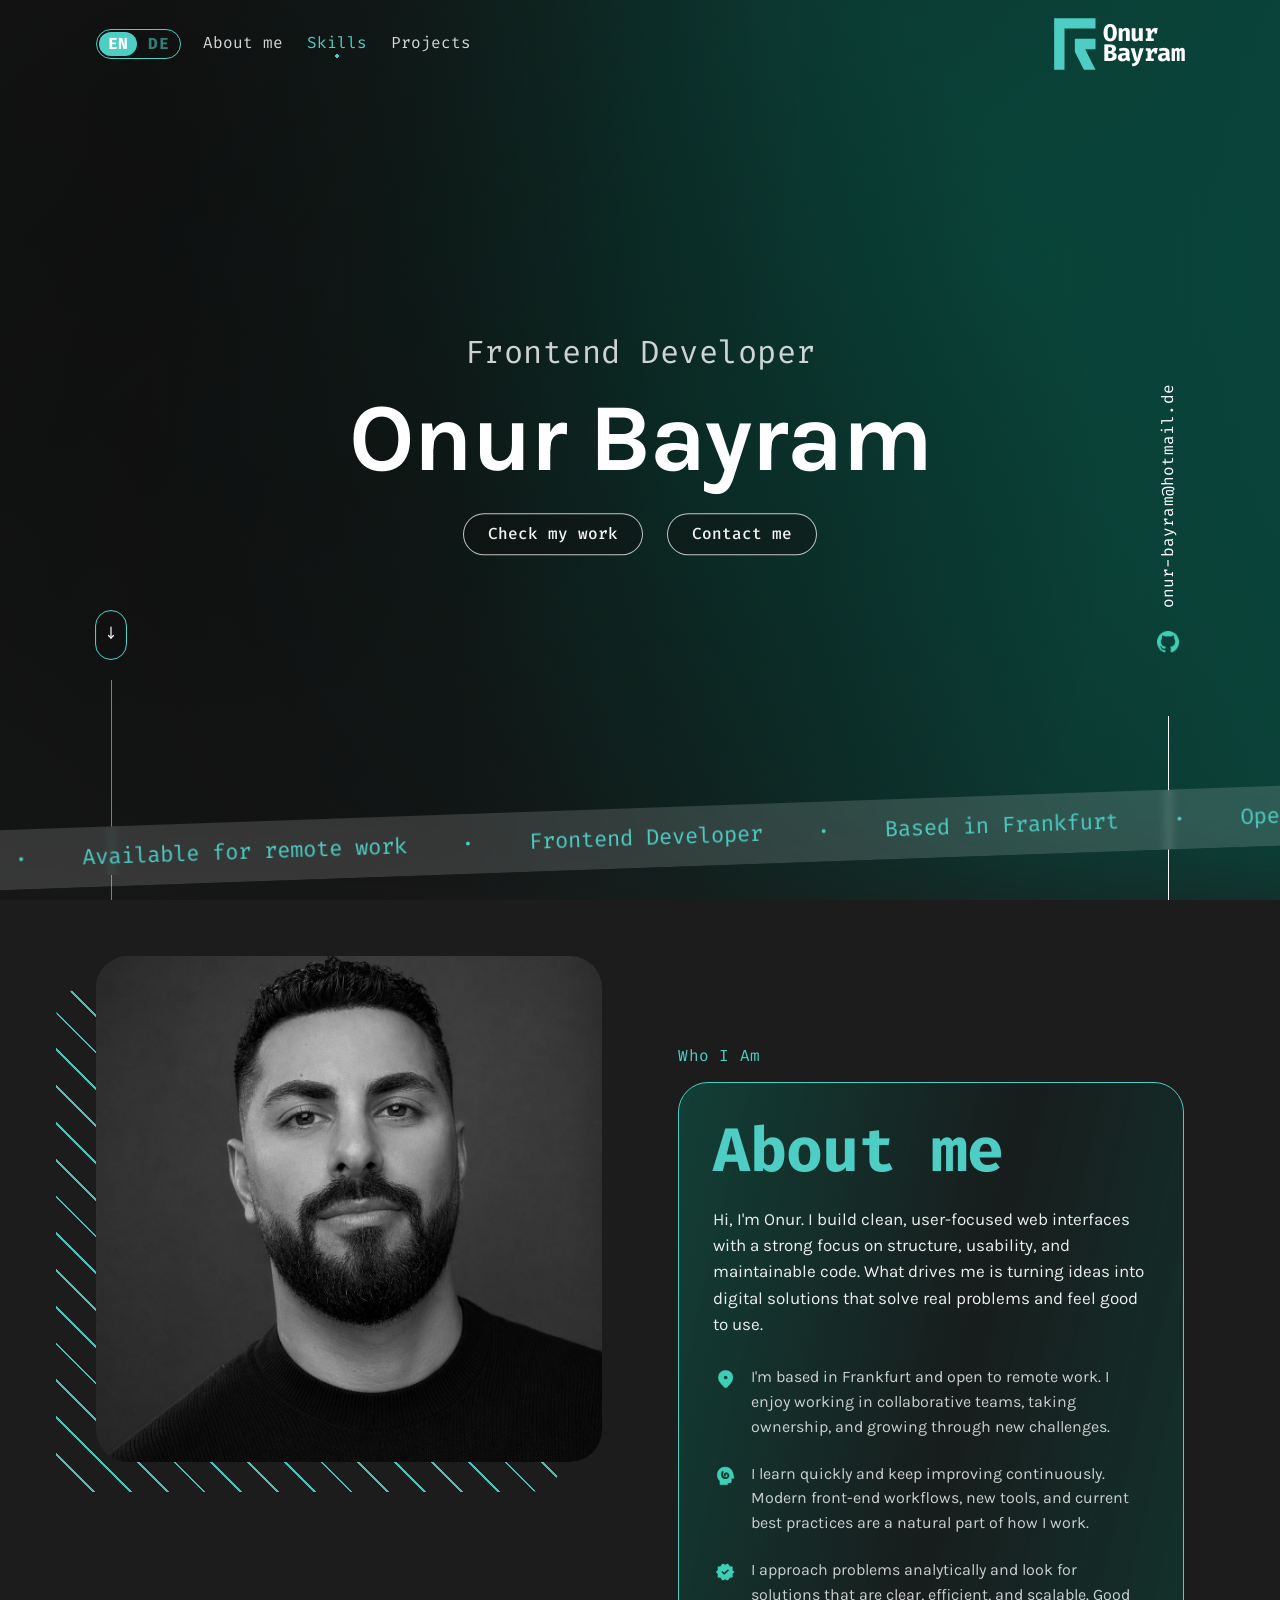
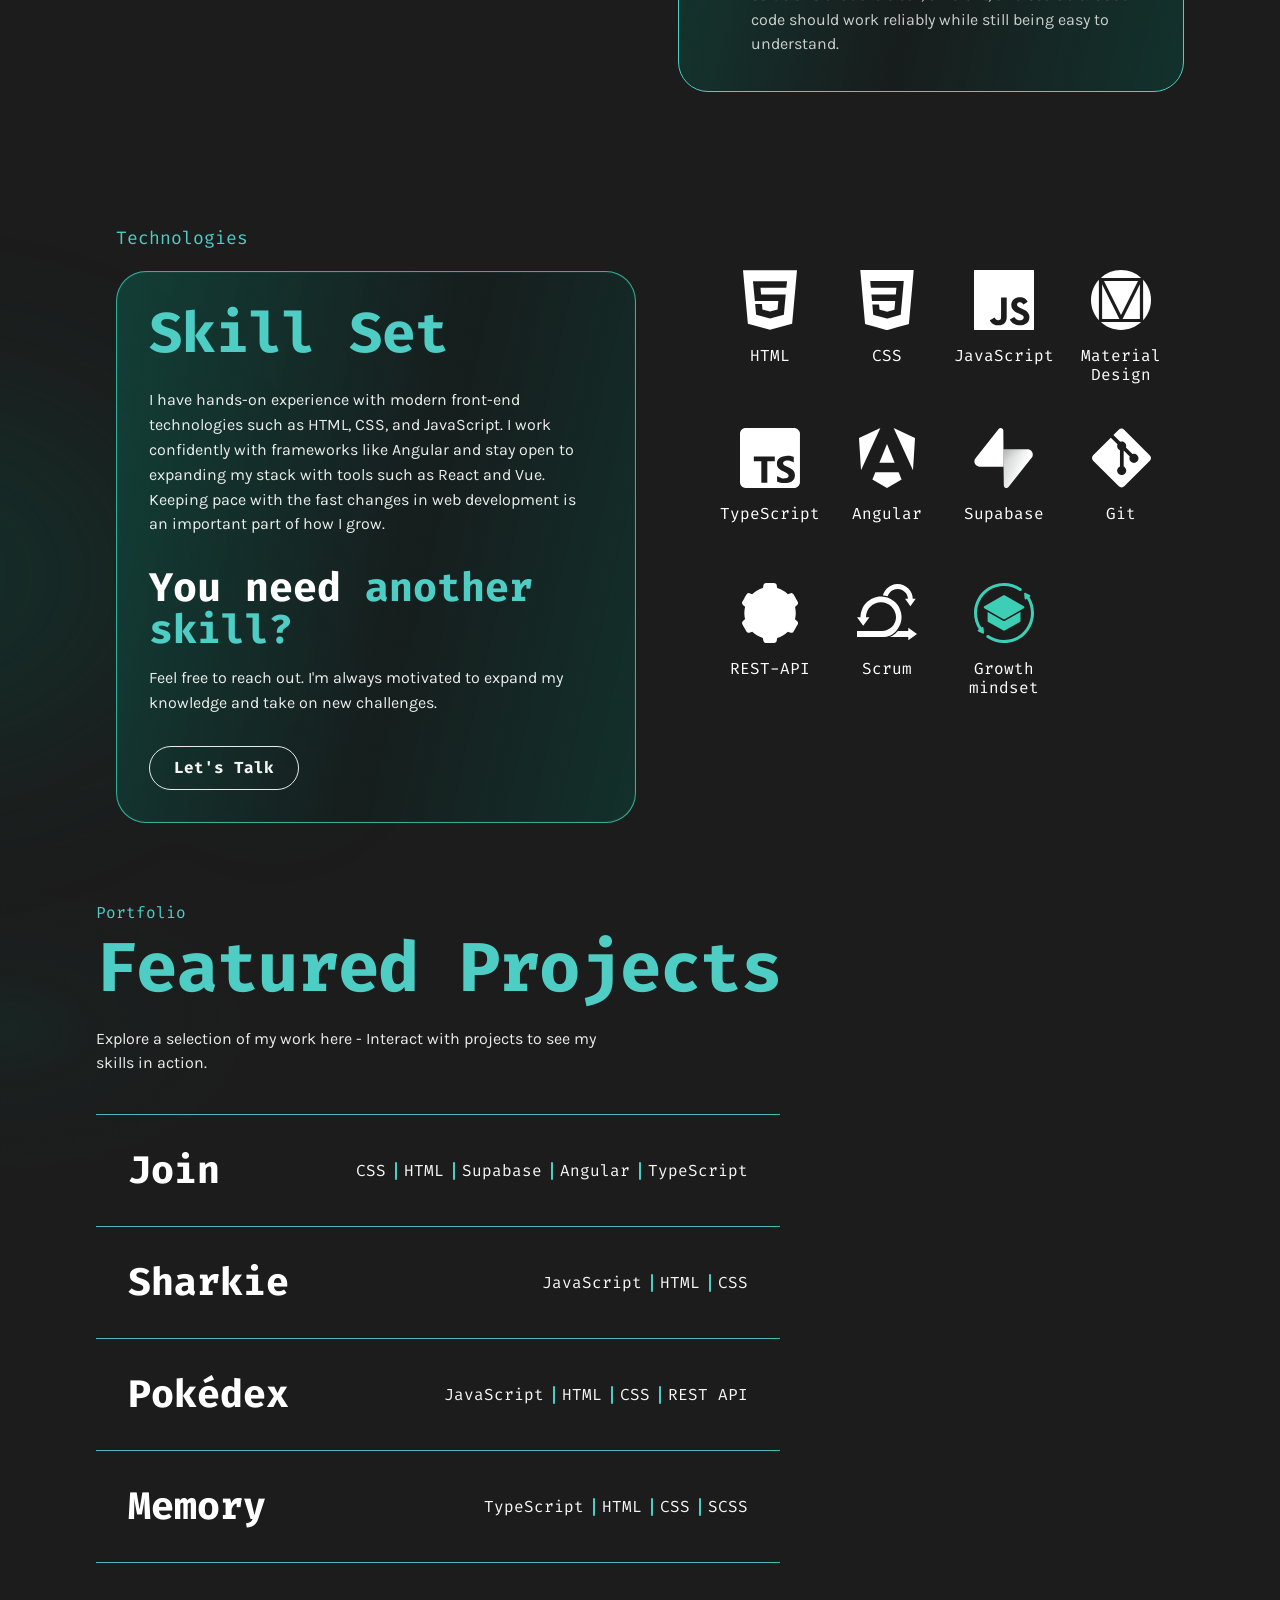
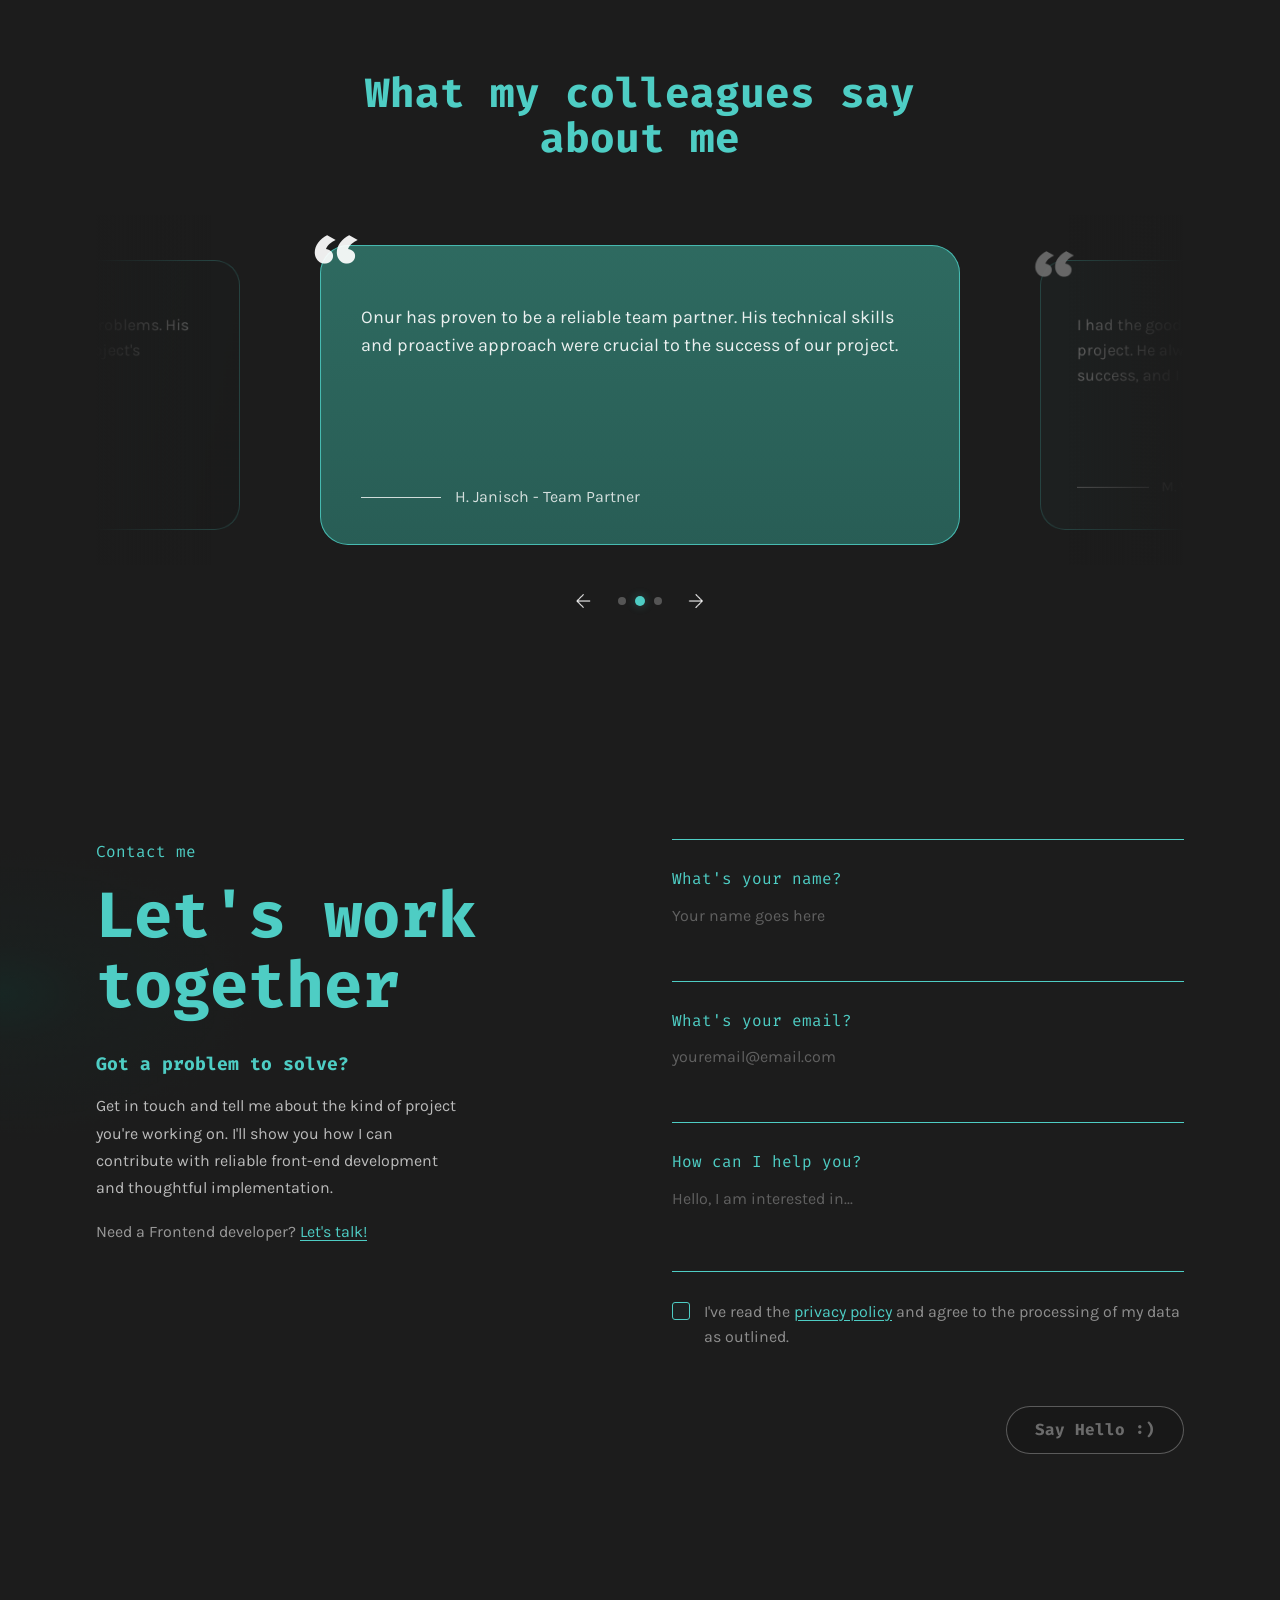
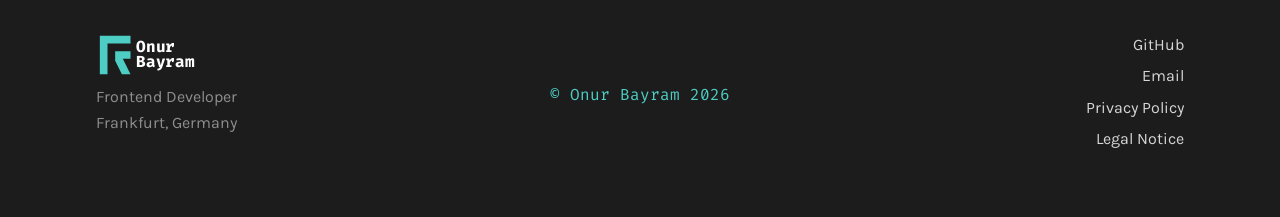
<file: index.html>
﻿<!DOCTYPE html>
<html lang="en" translate="no">
  <head>
    <meta charset="UTF-8" />
    <meta name="viewport" content="width=device-width, initial-scale=1.0" />
    <meta name="google" content="notranslate" />
    <meta name="googlebot" content="notranslate" />
    <title data-title-de="Onur Bayram &ndash; Frontend Developer" data-title-en="Onur Bayram &ndash; Frontend Developer">Onur Bayram &ndash; Frontend Developer</title>
    <link rel="icon" type="image/svg+xml" href="assets/icons/logo-filled.svg" />
    <link rel="shortcut icon" href="assets/icons/logo-filled.svg" />
    <link rel="preconnect" href="https://fonts.googleapis.com" />
    <link rel="preconnect" href="https://fonts.gstatic.com" crossorigin />
    <link href="https://fonts.googleapis.com/css2?family=Fira+Code:wght@400;700&family=Karla:wght@400;500;600;700&display=swap" rel="stylesheet" />
    <link rel="stylesheet" href="css/variables.css" />
    <link rel="stylesheet" href="css/base.css" />
    <link rel="stylesheet" href="css/header.css" />
    <link rel="stylesheet" href="css/hero.css" />
    <link rel="stylesheet" href="css/hero-marquee.css" />
    <link rel="stylesheet" href="css/about.css" />
    <link rel="stylesheet" href="css/skills.css" />
    <link rel="stylesheet" href="css/projects.css" />
    <link rel="stylesheet" href="css/testimonials.css" />
    <link rel="stylesheet" href="css/contact.css" />
    <link rel="stylesheet" href="css/footer.css" />
    <link rel="stylesheet" href="css/responsive.css" />
  </head>
  <body>

    <!-- Header -->
    <header id="header">
      <nav class="navbar">
        <div class="nav-left">
          <div class="lang-toggle" role="group" aria-label="Switch language" data-aria-de="Sprache wechseln" data-aria-en="Switch language">
            <button class="lang-chip is-active" id="langEN" type="button" aria-pressed="true">EN</button>
            <button class="lang-chip" id="langDE" type="button" aria-pressed="false">DE</button>
          </div>
          <ul class="nav-links">
            <li><a class="is-active" href="#about" data-de="&Uuml;ber mich" data-en="About me">About me</a></li>
            <li><a href="#skills" data-de="Skills" data-en="Skills">Skills</a></li>
            <li><a href="#projects" data-de="Projekte" data-en="Projects">Projects</a></li>
          </ul>
        </div>

        <a href="#hero" class="nav-logo" aria-label="Go to homepage" data-aria-de="Zur Startseite" data-aria-en="Go to homepage">
          <span class="logo-icon-stack" aria-hidden="true">
            <img class="logo-icon logo-icon-filled" src="assets/icons/logo-filled.svg" alt="" />
            <img class="logo-icon logo-icon-outline" src="assets/icons/logo-outline.svg" alt="" />
          </span>
          <div class="logo-text">
            <span>Onur</span>
            <span>Bayram</span>
          </div>
        </a>

        <button class="burger" id="burger" aria-label="Open menu" aria-expanded="false" data-aria-de="Men&uuml; &ouml;ffnen" data-aria-en="Open menu">
          <span></span>
          <span></span>
          <span></span>
        </button>
      </nav>
      <div class="mobile-menu" id="mobileMenu" aria-hidden="true">
        <a href="#about" class="mobile-link" data-de="&Uuml;ber mich" data-en="About me">About me</a>
        <a href="#skills" class="mobile-link" data-de="Skills" data-en="Skills">Skills</a>
        <a href="#projects" class="mobile-link" data-de="Projekte" data-en="Projects">Projects</a>
        <div class="mobile-lang">
          <button class="lang-chip is-active" type="button" data-lang="en">EN</button>
          <button class="lang-chip" type="button" data-lang="de">DE</button>
        </div>
      </div>
    </header>

    <!-- Hero -->
    <section id="hero">
      <div class="hero-cursor-glow" id="heroCursorGlow" aria-hidden="true"></div>
      <div class="hero-title">
        <p class="hero-subtitle" data-de="Frontend Developer" data-en="Frontend Developer">Frontend Developer</p>
        <h1 class="hero-name">Onur Bayram</h1>
        <div class="hero-buttons">
          <a href="#projects" class="btn btn-primary btn-loop-cta">
            <span class="btn-loop-measure" data-de="Meine Projekte" data-en="Check my work">Check my work</span>
            <span class="btn-loop-window" aria-hidden="true">
              <span class="btn-loop-track" aria-hidden="true"></span>
            </span>
          </a>
          <a href="#contact" class="btn btn-secondary btn-loop-cta">
            <span class="btn-loop-measure" data-de="Kontakt" data-en="Contact me">Contact me</span>
            <span class="btn-loop-window" aria-hidden="true">
              <span class="btn-loop-track" aria-hidden="true"></span>
            </span>
          </a>
        </div>
      </div>

      <aside class="hero-left-lateral" aria-label="Scroll hint" data-aria-de="Scroll Hinweis" data-aria-en="Scroll hint">
        <a href="#about" class="hero-scroll-pill" aria-label="Scroll down" data-aria-de="Nach unten scrollen" data-aria-en="Scroll down">
          <img class="hero-scroll-icon" src="assets/ui/hero-scroll-arrow.svg" alt="" aria-hidden="true" />
        </a>
        <span class="hero-left-line" aria-hidden="true"></span>
      </aside>

      <aside class="hero-right-lateral" aria-label="Contact and social media" data-aria-de="Kontakt und Social Media" data-aria-en="Contact and social media">
        <a href="mailto:onur-bayram@hotmail.de" class="hero-email">onur-bayram@hotmail.de</a>
        <div class="hero-socials">
          <a href="mailto:onur-bayram@hotmail.de" class="is-active hero-social-email" aria-label="Email">
            <img class="icon-default" src="assets/ui/mail_weiss.png" alt="" aria-hidden="true" />
            <img class="icon-active" src="assets/ui/mail_tuerkis.png" alt="" aria-hidden="true" />
          </a>
          <a href="https://github.com/Onur-Bayram" target="_blank" rel="noopener noreferrer" class="hero-social-github" aria-label="GitHub">
            <img class="icon-default" src="assets/ui/github_weiss.png" alt="" aria-hidden="true" />
            <img class="icon-active" src="assets/ui/github_tuerkis.png" alt="" aria-hidden="true" />
          </a>
        </div>
        <span class="hero-right-line" aria-hidden="true"></span>
      </aside>

      <div class="hero-marquee" aria-hidden="true">
        <div class="hero-marquee-track">
          <div class="hero-marquee-group">
            <span class="marquee-dot">&bull;</span>
            <span data-de="Verf&uuml;gbar f&uuml;r Remote-Arbeit" data-en="Available for remote work">Available for remote work</span>
            <span class="marquee-dot">&bull;</span>
            <span data-de="Frontend Developer" data-en="Frontend Developer">Frontend Developer</span>
            <span class="marquee-dot">&bull;</span>
            <span data-de="Standort: Frankfurt" data-en="Based in Frankfurt">Based in Frankfurt</span>
            <span class="marquee-dot">&bull;</span>
            <span data-de="Offen f&uuml;r neue Chancen" data-en="Open to work">Open to work</span>
            <span class="marquee-dot">&bull;</span>
            <span data-de="Sauberer Code" data-en="Clean code">Clean code</span>
            <span class="marquee-dot">&bull;</span>
            <span data-de="Responsive Websites" data-en="Responsive websites">Responsive websites</span>
            <span class="marquee-dot">&bull;</span>
            <span data-de="Nutzerfreundliche Interfaces" data-en="User-focused interfaces">User-focused interfaces</span>
          </div>
          <div class="hero-marquee-group">
            <span class="marquee-dot">&bull;</span>
            <span data-de="Verf&uuml;gbar f&uuml;r Remote-Arbeit" data-en="Available for remote work">Available for remote work</span>
            <span class="marquee-dot">&bull;</span>
            <span data-de="Frontend Developer" data-en="Frontend Developer">Frontend Developer</span>
            <span class="marquee-dot">&bull;</span>
            <span data-de="Standort: Frankfurt" data-en="Based in Frankfurt">Based in Frankfurt</span>
            <span class="marquee-dot">&bull;</span>
            <span data-de="Offen f&uuml;r neue Chancen" data-en="Open to work">Open to work</span>
            <span class="marquee-dot">&bull;</span>
            <span data-de="Sauberer Code" data-en="Clean code">Clean code</span>
            <span class="marquee-dot">&bull;</span>
            <span data-de="Responsive Websites" data-en="Responsive websites">Responsive websites</span>
            <span class="marquee-dot">&bull;</span>
            <span data-de="Nutzerfreundliche Interfaces" data-en="User-focused interfaces">User-focused interfaces</span>
          </div>
        </div>
      </div>
    </section>

    <div class="site-sections">
      <!-- About -->
      <section id="about">
        <div class="about-media-wrap">
          <div class="about-media">
            <img src="assets/images/profile/pro1.jpg" alt="Onur Bayram am Laptop" />
          </div>
        </div>

        <div class="about-content-wrap">
          <p class="about-kicker" data-de="Wer ich bin" data-en="Who I Am">Who I Am</p>

          <article class="about-card">
            <h2 data-de="&Uuml;ber mich" data-en="About me">About me</h2>

            <p class="about-intro" data-de="Hi, ich bin Onur. Ich entwickle saubere, benutzerfreundliche Weboberfl&auml;chen mit einem klaren Fokus auf Struktur, Usability und wartbaren Code. Mich motiviert es, aus Ideen digitale L&ouml;sungen zu machen, die echte Probleme l&ouml;sen und sich gut anf&uuml;hlen." data-en="Hi, I'm Onur. I build clean, user-focused web interfaces with a strong focus on structure, usability, and maintainable code. What drives me is turning ideas into digital solutions that solve real problems and feel good to use.">Hi, I'm Onur. I build clean, user-focused web interfaces with a strong focus on structure, usability, and maintainable code. What drives me is turning ideas into digital solutions that solve real problems and feel good to use.</p>

            <ul class="about-points">
              <li>
                <span class="about-icon" aria-hidden="true">
                  <img src="assets/ui/icon_standort_pin.png" alt="" />
                </span>
                <span data-de="Ich komme aus Frankfurt und bin offen f&uuml;r Remote-Arbeit. Ich arbeite gerne in kollaborativen Teams, &uuml;bernehme Verantwortung und wachse an neuen Herausforderungen." data-en="I'm based in Frankfurt and open to remote work. I enjoy working in collaborative teams, taking ownership, and growing through new challenges.">I'm based in Frankfurt and open to remote work. I enjoy working in collaborative teams, taking ownership, and growing through new challenges.</span>
              </li>

              <li>
                <span class="about-icon" aria-hidden="true">
                  <img src="assets/ui/icon_geschwindigkeit.png" alt="" />
                </span>
                <span data-de="Ich lerne schnell und entwickle mich kontinuierlich weiter. Moderne Frontend-Workflows, neue Tools und aktuelle Best Practices geh&ouml;ren f&uuml;r mich ganz selbstverst&auml;ndlich dazu." data-en="I learn quickly and keep improving continuously. Modern front-end workflows, new tools, and current best practices are a natural part of how I work.">I learn quickly and keep improving continuously. Modern front-end workflows, new tools, and current best practices are a natural part of how I work.</span>
              </li>

              <li>
                <span class="about-icon" aria-hidden="true">
                  <img src="assets/ui/icon_abzeichen_check.png" alt="" />
                </span>
                <span data-de="Ich gehe Probleme analytisch an und suche nach L&ouml;sungen, die klar, effizient und skalierbar sind. Guter Code sollte zuverl&auml;ssig funktionieren und gleichzeitig leicht verst&auml;ndlich bleiben." data-en="I approach problems analytically and look for solutions that are clear, efficient, and scalable. Good code should work reliably while still being easy to understand.">I approach problems analytically and look for solutions that are clear, efficient, and scalable. Good code should work reliably while still being easy to understand.</span>
              </li>
            </ul>
          </article>
        </div>
      </section>

      <!-- Skills -->
      <section id="skills">
        <div class="skills-left">
          <p class="skills-kicker" data-de="Technologien" data-en="Technologies">Technologies</p>

          <article class="skills-card">
            <h2 data-de="Meine F&auml;higkeiten" data-en="Skill Set">Skill Set</h2>
            <p data-de="Ich habe umfangreiche Erfahrung mit modernen Front-End-Technologien wie HTML, CSS und JavaScript. Ich bin kompetent mit Frameworks wie Angular und offen f&uuml;r neue Technologien wie React und Vue.js. Mir ist es wichtig, mit den schnellen Ver&auml;nderungen in der Webentwicklung Schritt zu halten." data-en="I have hands-on experience with modern front-end technologies such as HTML, CSS, and JavaScript. I work confidently with frameworks like Angular and stay open to expanding my stack with tools such as React and Vue. Keeping pace with the fast changes in web development is an important part of how I grow.">
              I have hands-on experience with modern front-end technologies such as HTML, CSS,
              and JavaScript. I work confidently with frameworks like Angular and stay open to
              expanding my stack with tools such as React and Vue. Keeping pace with the fast
              changes in web development is an important part of how I grow.
            </p>

            <h3 data-de="Du brauchst <span>noch eine F&auml;higkeit?</span>" data-en="You need <span>another skill?</span>">You need <span>another skill?</span></h3>
            <p data-de="Kontaktiere mich gerne. Ich freue mich darauf, mein Wissen zu erweitern." data-en="Feel free to reach out. I'm always motivated to expand my knowledge and take on new challenges.">Feel free to reach out. I'm always motivated to expand my knowledge and take on new challenges.</p>

            <a href="#contactForm" class="btn btn-secondary btn-loop-cta skills-loop-btn js-contact-focus">
              <span class="btn-loop-measure" data-de="Lass uns reden" data-en="Let's Talk">Let's Talk</span>
              <span class="btn-loop-window" aria-hidden="true">
                <span class="btn-loop-track" aria-hidden="true"></span>
              </span>
            </a>
          </article>
        </div>

        <div class="skills-right" aria-label="Skill Icons">
          <div class="skill-item">
            <img src="assets/icons/tech/html-2026.svg" alt="HTML" />
            <span>HTML</span>
          </div>
          <div class="skill-item">
            <img src="assets/icons/tech/css-2026.svg" alt="CSS" />
            <span>CSS</span>
          </div>
          <div class="skill-item">
            <img src="assets/icons/tech/javascript-2026.svg" alt="JavaScript" />
            <span>JavaScript</span>
          </div>
          <div class="skill-item">
            <img src="assets/icons/tech/material-design-2026.svg" alt="Material Design" />
            <span>Material<br />Design</span>
          </div>

          <div class="skill-item">
            <img src="assets/icons/tech/typescript-2026.svg" alt="TypeScript" />
            <span>TypeScript</span>
          </div>
          <div class="skill-item">
            <img src="assets/icons/tech/angular-2026.svg" alt="Angular" />
            <span>Angular</span>
          </div>
          <div class="skill-item">
            <img src="assets/icons/tech/supabase-2026.svg" alt="Supabase" />
            <span>Supabase</span>
          </div>
          <div class="skill-item">
            <img src="assets/icons/tech/git-2026.svg" alt="Git" />
            <span>Git</span>
          </div>

          <div class="skill-item">
            <img src="assets/icons/tech/rest-api-2026.svg" alt="REST API" />
            <span>REST-API</span>
          </div>
          <div class="skill-item">
            <img src="assets/icons/tech/scrum-2026.svg" alt="Scrum" />
            <span>Scrum</span>
          </div>
          <div class="skill-item skill-item-mindset">
            <img src="assets/icons/tech/growth-mindset-2026.svg" alt="Growth mindset" />
            <span>Growth<br />mindset</span>
            <div class="mindset-tooltip" role="note" aria-label="Special interest in React and Vue">
              <p data-de="Ich habe ein besonderes<br />Interesse am Lernen" data-en="I have a special<br />interest in learning">I have a special<br />interest in learning</p>
              <div class="mindset-tooltip-icons" aria-hidden="true">
                <div class="mindset-tech">
                  <img src="assets/icons/tech/react-2026.svg" alt="" />
                  <span>React</span>
                </div>
                <div class="mindset-tech">
                  <img src="assets/icons/tech/vue-2026.svg" alt="" />
                  <span>Vue.js</span>
                </div>
              </div>
            </div>
          </div>
        </div>
      </section>

      <!-- Projects -->
      <section id="projects">
        <p class="projects-kicker" data-de="Portfolio" data-en="Portfolio">Portfolio</p>
        <h2 data-de="Ausgew&auml;hlte Projekte" data-en="Featured Projects">Featured Projects</h2>
        <p class="projects-intro" data-de="Erkunde eine Auswahl meiner Arbeiten - Interagiere mit den Projekten, um meine F&auml;higkeiten in Aktion zu sehen." data-en="Explore a selection of my work here - Interact with projects to see my skills in action.">
          Explore a selection of my work here - Interact with projects to see my skills in action.
        </p>

        <div class="projects-layout">
          <div class="projects-list" role="list" aria-label="Projects" data-aria-de="Projekte" data-aria-en="Projects"></div>

          <aside class="projects-preview-panel" id="projectsPreviewPanel" aria-hidden="true">
            <div class="projects-preview-card">
              <div class="projects-preview-frame">
                <img id="projectsPreviewImage" src="assets/images/projects/Joinn.png" alt="Join project preview" />
              </div>
            </div>
          </aside>
        </div>

        <dialog class="project-detail-card is-hidden" id="projectDetailCard" aria-live="polite" aria-hidden="true" aria-modal="true" aria-labelledby="projectDetailTitle" aria-describedby="projectDetailDescription">
          <button class="project-detail-close" id="projectDetailClose" type="button" aria-label="Close project details" data-aria-de="Projektdetails schlie&szlig;en" data-aria-en="Close project details">
            <svg class="project-detail-close-icon" viewBox="0 0 24 24" fill="none" aria-hidden="true">
              <path d="M4 4L20 20" stroke="currentColor" stroke-width="2.4" stroke-linecap="round" />
              <path d="M20 4L4 20" stroke="currentColor" stroke-width="2.4" stroke-linecap="round" />
            </svg>
          </button>

          <div class="project-detail-copy">
            <p class="project-detail-number" id="projectDetailNumber">01</p>
            <h3 class="project-detail-title" id="projectDetailTitle">Join</h3>
            <p class="project-detail-subtitle" data-de="Worum geht es in diesem Projekt?" data-en="What is this project about?">What is this project about?</p>
            <p class="project-detail-description" id="projectDetailDescription">
              Task manager inspired by the Kanban System. Create and organize tasks using drag and drop functions, assign users and categories.
            </p>

            <div class="project-detail-stack" id="projectDetailStack" aria-label="Project tech stack" data-aria-de="Projekt-Technologiestapel" data-aria-en="Project tech stack"></div>
            <div class="project-detail-actions">
              <a class="btn btn-primary" id="projectDetailGithub" href="#" target="_blank" rel="noopener noreferrer" data-de="GitHub" data-en="GitHub">GitHub</a>
              <a class="btn btn-primary" id="projectDetailLive" href="#" target="_blank" rel="noopener noreferrer" data-de="Live Test" data-en="Live Test">Live Test</a>
            </div>
          </div>

          <div class="project-detail-media">
            <img id="projectDetailImage" src="assets/images/projects/Joinn.png" alt="Join project preview" />
          </div>

          <button class="project-detail-next" id="projectDetailNext" type="button" data-de="N&auml;chstes Projekt <img class='project-detail-next-icon' src='assets/ui/pfeil_rechts_tuerkis.png' alt='' aria-hidden='true' />" data-en="Next project <img class='project-detail-next-icon' src='assets/ui/pfeil_rechts_tuerkis.png' alt='' aria-hidden='true' />">
            Next project <img class="project-detail-next-icon" src="assets/ui/pfeil_rechts_tuerkis.png" alt="" aria-hidden="true" />
          </button>
        </dialog>
      </section>

      <!-- Testimonials -->
      <section id="testimonials">
        <div class="testimonials-wrap">
          <h2 class="testimonials-title" data-de="Was meine Kollegen &uuml;ber mich sagen" data-en="What my colleagues say about me">What my colleagues say about me</h2>

          <div class="testimonials-stage">
            <div class="testimonials-track-outer">
              <div class="testimonials-track" id="testimonialsTrack"></div>
            </div>
          </div>

          <div class="testimonials-controls">
            <button class="testimonials-arrow" id="testimonialsPrev" aria-label="Previous testimonial" data-aria-de="Vorheriges Testimonial" data-aria-en="Previous testimonial">
              <img class="testimonials-arrow-icon testimonials-arrow-icon-default" src="assets/ui/pfeil_links_weiss.png" alt="" aria-hidden="true" />
              <img class="testimonials-arrow-icon testimonials-arrow-icon-hover" src="assets/ui/pfeil_links_tuerkis.png" alt="" aria-hidden="true" />
            </button>
            <div class="testimonials-dots" id="testimonialsDots"></div>
            <button class="testimonials-arrow" id="testimonialsNext" aria-label="Next testimonial" data-aria-de="N&auml;chstes Testimonial" data-aria-en="Next testimonial">
              <img class="testimonials-arrow-icon testimonials-arrow-icon-default" src="assets/ui/pfeil_rechts_weiss.png" alt="" aria-hidden="true" />
              <img class="testimonials-arrow-icon testimonials-arrow-icon-hover" src="assets/ui/pfeil_rechts_tuerkis.png" alt="" aria-hidden="true" />
            </button>
          </div>
        </div>
      </section>

      <!-- Contact -->
      <section id="contact">
        <div class="contact-box">
          <div class="contact-left">
            <p class="contact-kicker" data-de="Kontakt" data-en="Contact me">Contact me</p>
            <h2 class="contact-heading" data-de="Lass uns zusammen&shy;arbeiten" data-en="Let's work together">Let's work together</h2>
            <p class="contact-sub" data-de="Ein Problem zu l&ouml;sen?" data-en="Got a problem to solve?">Got a problem to solve?</p>
            <p class="contact-body" data-de="Kontaktiere mich und beschreibe, an welcher Art von Projekt du arbeitest. Ich zeige dir, wie ich mit meinen F&auml;higkeiten deinen Projekten einen Mehrwert bieten kann." data-en="Get in touch and tell me about the kind of project you're working on. I'll show you how I can contribute with reliable front-end development and thoughtful implementation.">Get in touch and tell me about the kind of project you're working on. I'll show you how I can contribute with reliable front-end development and thoughtful implementation.</p>
            <p class="contact-cta" data-de="Frontend Developer gesucht? <a href='#contactForm' class='contact-link js-contact-focus'>Lass uns reden!</a>" data-en="Need a Frontend developer? <a href='#contactForm' class='contact-link js-contact-focus'>Let's talk!</a>">Need a Frontend developer? <a href="#contactForm" class="contact-link js-contact-focus">Let's talk!</a></p>
          </div>

          <form
            class="contact-form"
            id="contactForm"
            name="contact"
            action="contact.php"
            method="POST"
            accept-charset="UTF-8"
            novalidate
          >
            <div class="form-honeypot" aria-hidden="true">
              <label for="contactWebsite">Leave this field empty</label>
              <input type="text" id="contactWebsite" name="website" tabindex="-1" autocomplete="new-password" inputmode="none" />
            </div>

            <div class="form-field">
              <label for="contactName" data-de="Wie hei&szlig;t du?" data-en="What's your name?">What's your name?</label>
              <input type="text" id="contactName" name="name" autocomplete="name" placeholder="Your name goes here" data-placeholder-de="Dein Name" data-placeholder-en="Your name goes here" />
              <span class="form-error" id="nameError"></span>
            </div>

            <div class="form-field">
              <label for="contactEmail" data-de="Was ist deine E-Mail?" data-en="What's your email?">What's your email?</label>
              <input type="email" id="contactEmail" name="email" autocomplete="email" placeholder="youremail@email.com" data-placeholder-de="deine-email@beispiel.de" data-placeholder-en="youremail@email.com" />
              <span class="form-error" id="emailError"></span>
            </div>

            <div class="form-field">
              <label for="contactMessage" data-de="Wie kann ich helfen?" data-en="How can I help you?">How can I help you?</label>
              <textarea id="contactMessage" name="message" rows="3" placeholder="Hello, I am interested in..." data-placeholder-de="Hallo, ich interessiere mich f&uuml;r..." data-placeholder-en="Hello, I am interested in..."></textarea>
              <span class="form-error" id="messageError"></span>
            </div>

            <div class="form-privacy">
              <label class="privacy-label">
                <span class="privacy-checkbox-wrap">
                  <input type="checkbox" id="privacyCheck" name="privacy" aria-describedby="privacyError" />
                  <span class="privacy-custom-box" aria-hidden="true"></span>
                </span>
                <span class="privacy-text" data-de="Ich habe die <a href='privacy-policy.html' class='contact-link'>Datenschutzrichtlinie</a> gelesen und bin mit der Verarbeitung meiner Daten einverstanden." data-en="I've read the <a href='privacy-policy.html' class='contact-link'>privacy policy</a> and agree to the processing of my data as outlined.">I've read the <a href="privacy-policy.html" class="contact-link">privacy policy</a> and agree to the processing of my data as outlined.</span>
              </label>
              <span class="form-error" id="privacyError"></span>
            </div>

            <div class="form-submit">
              <button type="submit" class="btn btn-primary btn-submit" id="submitBtn" disabled data-de="Hallo sagen :)" data-en="Say Hello :)">Say Hello :)</button>
              <p class="form-status" id="formStatus" aria-live="polite" role="status" hidden></p>
            </div>
          </form>
        </div>
      </section>

      <!-- Footer -->
      <footer id="footer">
        <div class="footer-inner">
          <div class="footer-left">
            <a href="#hero" class="footer-logo" aria-label="Go to homepage" data-aria-de="Zur Startseite" data-aria-en="Go to homepage">
              <span class="logo-icon-stack" aria-hidden="true">
                <img class="logo-icon logo-icon-filled" src="assets/icons/logo-filled.svg" alt="" />
                <img class="logo-icon logo-icon-outline" src="assets/icons/logo-outline.svg" alt="" />
              </span>
              <div class="logo-text">
                <span>Onur</span>
                <span>Bayram</span>
              </div>
            </a>
            <p class="footer-role" data-de="Frontend Developer" data-en="Frontend Developer">Frontend Developer</p>
            <p class="footer-location" data-de="Frankfurt, Deutschland" data-en="Frankfurt, Germany">Frankfurt, Germany</p>
          </div>

          <p class="footer-copy" data-de="&copy; Onur Bayram 2026" data-en="&copy; Onur Bayram 2026">&#169; Onur Bayram 2026</p>
          <nav class="footer-nav" aria-label="Footer navigation" data-aria-de="Footer-Navigation" data-aria-en="Footer navigation">
            <a href="https://github.com/Onur-Bayram" target="_blank" rel="noopener noreferrer" data-de="GitHub" data-en="GitHub">GitHub</a>
            <a href="mailto:onur-bayram@hotmail.de" data-de="E-Mail" data-en="Email">Email</a>
            <a href="privacy-policy.html" data-de="Datenschutz" data-en="Privacy Policy">Privacy Policy</a>
            <a href="legal-notice.html" data-de="Impressum" data-en="Legal Notice">Legal Notice</a>
          </nav>
        </div>
      </footer>
    </div>

    <!-- Scripts -->
    <script src="js/lang.js"></script>
    <script src="js/burger.js"></script>
    <script src="js/nav.js"></script>
    <script src="js/cursor-glow.js"></script>
    <script src="js/projects-data.js"></script>
    <script src="js/projects.js"></script>
    <script src="js/projects-preview.js"></script>
    <script src="js/projects-detail.js"></script>
    <script src="js/projects-events.js"></script>
    <script src="js/testimonials-data.js"></script>
    <script src="js/testimonials.js"></script>
    <script src="js/hero-marquee.js"></script>
    <script src="js/button-loop.js"></script>
    <script src="js/contact.js"></script>
  </body>
</html>
</file>
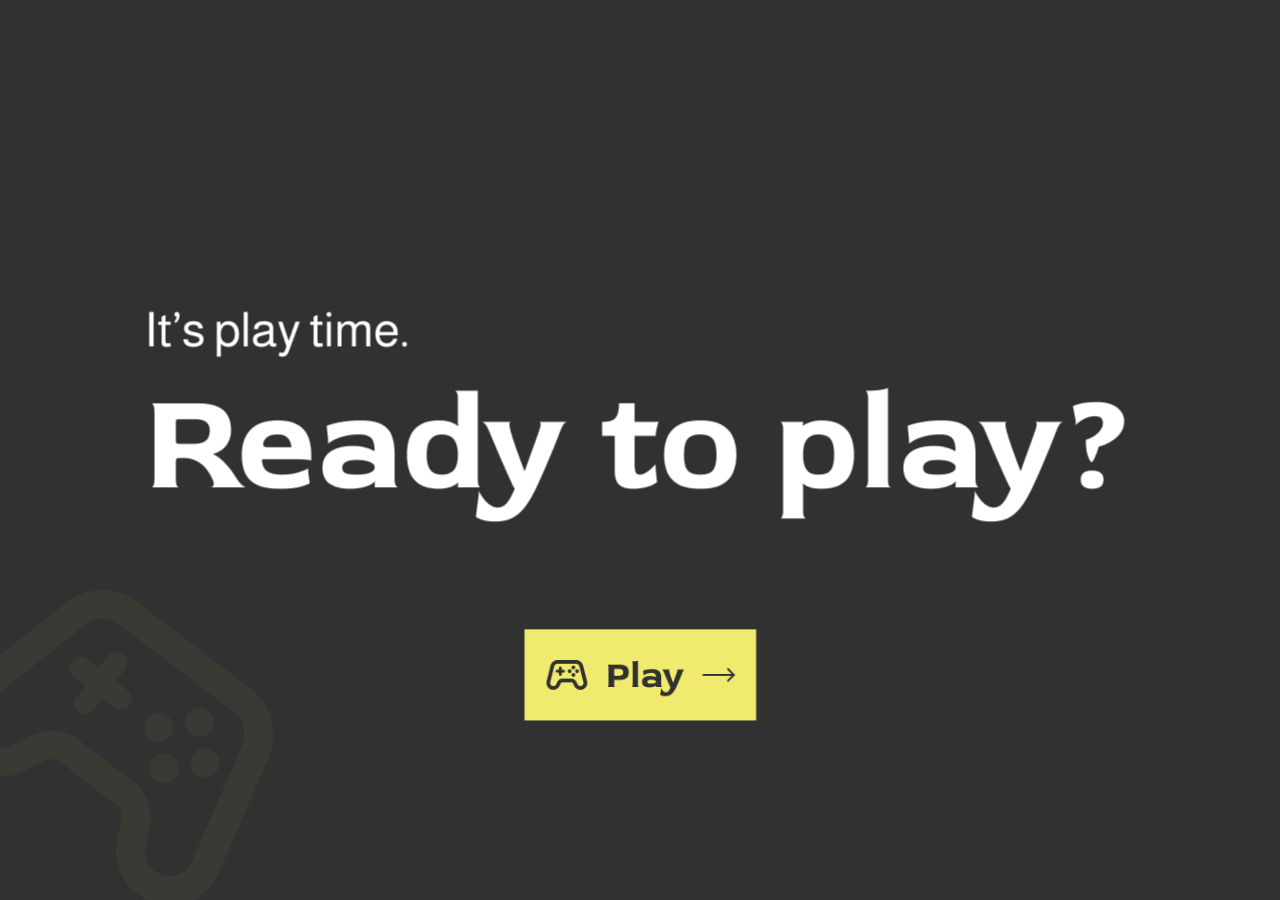
<file: projects/memory/index.html>
<!DOCTYPE html>
<html lang="de">
  <head>
    <meta charset="UTF-8" />
    <meta name="viewport" content="width=device-width, initial-scale=1.0" />
    <link rel="icon" type="image/png" href="./assets/shared/logo.png" />
    <link rel="preconnect" href="https://fonts.googleapis.com" />
    <link rel="preconnect" href="https://fonts.gstatic.com" crossorigin />
    <link href="https://fonts.googleapis.com/css2?family=Orbitron:wght@700&display=swap" rel="stylesheet" />
    <title>Memory</title>
    <!-- Vite starts the app through this TypeScript entry file. -->
    <script type="module" crossorigin src="./assets/index-BoB3qkf6.js"></script>
    <link rel="stylesheet" crossorigin href="./assets/index-CoqWm06s.css">
  </head>
  <body>
    <!-- Home screen: shown first and leads to the settings screen. -->
    <main class="home-screen" id="home-screen">
      <img class="home-screen__controller" src="./assets/shared/stadia_controller.png" alt="" />

      <section class="home-screen__content" aria-label="Startseite">
        <img class="home-screen__text" src="./assets/home/Text.png" alt="It's play time. Ready to play?" />
        <button class="home-start" id="home-start" type="button" aria-label="Play"></button>
      </section>
    </main>

    <!-- Settings: theme, first player and board size are selected here. -->
    <main class="settings-screen" id="settings-screen" hidden>
      <section class="settings-panel" aria-label="Memory Einstellungen">
        <div class="settings-panel__inner">
          <h1 class="settings-title">
            <img class="settings-title__image" src="./assets/settings/Headline.png" alt="Settings" />
          </h1>

          <div class="settings-layout">
            <form class="settings-form" id="settings-form">
              <fieldset class="settings-group">
                <legend class="settings-group__title settings-group__title--themes">Game themes</legend>
                <label class="settings-option">
                  <input type="radio" name="theme" value="code-vibes" data-label="Code vibes theme" />
                  <span>Code vibes theme</span>
                </label>
                <label class="settings-option">
                  <input type="radio" name="theme" value="gaming" data-label="Gaming theme" />
                  <span>Gaming theme</span>
                </label>
                <label class="settings-option">
                  <input type="radio" name="theme" value="da-projects" data-label="DA Projects theme" />
                  <span>DA Projects theme</span>
                </label>
                <label class="settings-option">
                  <input type="radio" name="theme" value="foods" data-label="Foods theme" />
                  <span>Foods theme</span>
                </label>
              </fieldset>

              <fieldset class="settings-group">
                <legend class="settings-group__title settings-group__title--player">Choose player</legend>
                <label class="settings-option">
                  <input type="radio" name="first-player" value="blue" data-label="Blue Player" />
                  <span>Blue</span>
                </label>
                <label class="settings-option">
                  <input type="radio" name="first-player" value="orange" data-label="Orange Player" />
                  <span>Orange</span>
                </label>
              </fieldset>

              <fieldset class="settings-group">
                <legend class="settings-group__title settings-group__title--board">Board size</legend>
                <label class="settings-option">
                  <input type="radio" name="board-size" value="16" data-label="Board-16 Cards" />
                  <span>16 cards</span>
                </label>
                <label class="settings-option">
                  <input type="radio" name="board-size" value="24" data-label="Board-24 Cards" />
                  <span>24 cards</span>
                </label>
                <label class="settings-option">
                  <input type="radio" name="board-size" value="36" data-label="Board-36 Cards" />
                  <span>36 cards</span>
                </label>
              </fieldset>
            </form>

            <div class="settings-preview-column">
              <!-- Preview image changes to match the selected theme. -->
              <section class="theme-preview" aria-label="Theme preview">
                <img class="theme-preview__image" src="./assets/code-vibes/codevibetheme.png" alt="Memory theme preview" />
              </section>

              <!-- Step bar shows which selections are still missing. -->
              <div class="settings-steps" aria-label="Settings steps">
                <span class="settings-steps__text settings-steps__text--theme" id="selected-theme">Theme</span>
                <span class="settings-steps__divider settings-steps__divider--theme"></span>
                <span class="settings-steps__text settings-steps__text--player" id="selected-player">Player</span>
                <span class="settings-steps__divider settings-steps__divider--player"></span>
                <span class="settings-steps__text settings-steps__text--board" id="selected-board-size">Board size</span>
                <button class="settings-start" id="settings-start" type="submit" form="settings-form" disabled>
                  <span class="settings-start__icon" aria-hidden="true"></span>
                  <span class="settings-start__text">Start</span>
                </button>
              </div>
            </div>
          </div>
        </div>
      </section>
    </main>

    <!-- Game screen: header plus card field. -->
    <main class="game-content" hidden>
      <header class="game-header">
        <!-- Score for both players. -->
        <section class="score-board" aria-label="Spielstand">
          <div class="score-board__player score-board__player--blue">
            <span class="score-board__marker"></span>
            <span class="score-board__name">Blue</span>
            <span class="score-board__points" id="blue-score">0</span>
          </div>
          <div class="score-board__player score-board__player--orange">
            <span class="score-board__marker"></span>
            <span class="score-board__name">Orange</span>
            <span class="score-board__points" id="orange-score">0</span>
          </div>
        </section>

        <!-- Shows which player is currently active. -->
        <section class="current-player" aria-label="Aktueller Spieler">
          <span class="current-player__label">Current player:</span>
          <span class="current-player__marker"></span>
        </section>

        <button class="exit-game" type="button" aria-label="Exit game"></button>
      </header>

      <section id="field" aria-label="Memory Karten"></section>
    </main>

    <!-- Confirmation dialog shown before the player leaves the game. -->
    <section class="exit-popup" id="exit-popup" aria-label="Exit game popup" hidden>
      <div class="exit-popup__content" role="dialog" aria-modal="true">
        <h2 class="exit-popup__title">Are you sure you want to quit<br />the game?</h2>
        <div class="exit-popup__actions">
          <button class="exit-popup__button exit-popup__back-button" type="button" data-da-label="Back to game">
            No, back to game
          </button>
          <button class="exit-popup__button exit-popup__exit-button" type="button" data-da-label="Exit game">
            Exit game
          </button>
        </div>
      </div>
    </section>

    <!-- Short transition screen after the final matched pair. -->
    <section class="game-over" id="game-over" aria-label="Game over" hidden>
      <h1 class="game-over__title">Game Over</h1>
      <img class="game-over__gaming-title" src="./assets/gaming/gaming_game_over_title.png" alt="GAME OVER" />
      <img class="game-over__da-title" src="./assets/da-projects/game_over.png" alt="GAME OVER" />
      <img class="game-over__foods-title" src="./assets/foods/Game overfood.png" alt="GAME OVER" />

      <div class="game-over__final-score">
        <p class="game-over__label">Final score</p>
        <img class="game-over__gaming-label" src="./assets/gaming/gaming_final_score_label.png" alt="Final score" />
        <img class="game-over__da-label" src="./assets/da-projects/Final.png" alt="Final score" />
        <img class="game-over__foods-label" src="./assets/foods/Final scorefood.png" alt="Final score" />
        <section class="score-board game-over__score-board" aria-label="Endstand">
          <div class="score-board__player score-board__player--blue">
            <span class="score-board__marker"></span>
            <span class="score-board__name">Blue</span>
            <span class="score-board__points" id="final-blue-score">0</span>
          </div>
          <div class="score-board__player score-board__player--orange">
            <span class="score-board__marker"></span>
            <span class="score-board__name">Orange</span>
            <span class="score-board__points" id="final-orange-score">0</span>
          </div>
        </section>
      </div>
    </section>

    <!-- Winner or draw screen after the game-over screen. -->
    <section class="winner-screen" id="winner-screen" aria-label="Winner" hidden>
      <img class="winner-screen__confetti" src="./assets/shared/Confetti.png" alt="" />

      <div class="winner-screen__content">
        <img class="winner-screen__image" id="winner-image" src="./assets/shared/bluewin.png" alt="Blue player wins" />
        <button class="winner-screen__back-button" type="button" aria-label="Back to start"></button>
      </div>

      <!-- Gaming theme: custom winner screen made from several Figma images. -->
      <div class="winner-screen__gaming-result">
        <img class="winner-screen__headline" src="./assets/gaming/The winner is.png" alt="The winner is" />
        <img
          class="winner-screen__player-name"
          id="gaming-winner-player-image"
          src="./assets/gaming/Blue Player.png"
          alt="Blue Player"
        />
        <img class="winner-screen__trophy" src="./assets/gaming/pockal 1.png" alt="" />
        <button class="winner-screen__home-button" type="button" aria-label="Home">
          <img class="winner-screen__home-image" src="./assets/gaming/game home.png" alt="Home" />
        </button>
      </div>

      <!-- Gaming theme: custom draw screen made from Figma images. -->
      <div class="winner-screen__gaming-draw">
        <div class="winner-screen__draw-text">
          <img class="winner-screen__draw-small" src="./assets/gaming/gaming_draw_label.png" alt="It's a" />
          <img class="winner-screen__draw-title" src="./assets/gaming/gaming_draw_title.png" alt="DRAW" />
        </div>
        <img class="winner-screen__draw-icon" src="./assets/gaming/gaming_draw_scale.png" alt="" />
        <button class="winner-screen__home-button" type="button" aria-label="Home">
          <img class="winner-screen__home-image" src="./assets/gaming/game home.png" alt="Home" />
        </button>
      </div>

      <!-- DA Projects theme: custom draw screen made from Figma images. -->
      <div class="winner-screen__da-projects-draw">
        <div class="winner-screen__da-draw-text">
          <img class="winner-screen__da-draw-small" src="./assets/da-projects/da_projects_draw_label.png" alt="It's a" />
          <img class="winner-screen__da-draw-title" src="./assets/da-projects/da_projects_draw_title.png" alt="DRAW" />
        </div>
        <img class="winner-screen__da-draw-icon" src="./assets/da-projects/da_projects_draw_scale.png" alt="" />
        <button class="winner-screen__da-home-button" type="button" aria-label="Home">
          <img class="winner-screen__da-home-image" src="./assets/da-projects/button exit.png" alt="Home" />
        </button>
      </div>

      <!-- DA Projects theme: custom winner screen for both players. -->
      <div class="winner-screen__da-projects-result">
        <div class="winner-screen__da-text">
          <img class="winner-screen__da-headline" src="./assets/da-projects/winner.png" alt="The winner is" />
          <img
            class="winner-screen__da-player-name"
            id="da-projects-winner-player-image"
            src="./assets/da-projects/playero.png"
            alt="Orange Player"
          />
        </div>
        <img class="winner-screen__da-player-icon" id="da-projects-winner-icon" src="./assets/da-projects/Player.png" alt="" />
        <button class="winner-screen__da-home-button" type="button" aria-label="Home">
          <img class="winner-screen__da-home-image" src="./assets/da-projects/button exit.png" alt="Home" />
        </button>
      </div>

      <!-- Foods theme: custom orange winner screen from Figma exports. -->
      <div class="winner-screen__foods-result" hidden>
        <img class="winner-screen__foods-text" id="foods-winner-text-image" src="./assets/foods/Textfood.png" alt="The winner is Orange Player" />
        <img
          class="winner-screen__foods-illustration"
          id="foods-winner-illustration-image"
          src="./assets/foods/Player illustration.png"
          alt="Orange player piece"
        />
        <button class="winner-screen__foods-home-button" type="button" aria-label="Home">
          <img class="winner-screen__foods-home-image" src="./assets/foods/buttonfood.png" alt="Home" />
        </button>
      </div>

      <!-- Foods theme: custom draw screen from Figma exports. -->
      <div class="winner-screen__foods-draw" hidden>
        <div class="winner-screen__foods-draw-text">
          <img class="winner-screen__foods-draw-small" src="./assets/foods/It’s afood.png" alt="It's a" />
          <img class="winner-screen__foods-draw-title" src="./assets/foods/DRAWfood.png" alt="DRAW" />
        </div>
        <img class="winner-screen__foods-draw-icon" src="./assets/foods/scale_iconfood.png" alt="" />
        <button class="winner-screen__foods-home-button" type="button" aria-label="Home">
          <img class="winner-screen__foods-home-image" src="./assets/foods/buttonfood.png" alt="Home" />
        </button>
      </div>
    </section>
  </body>
</html>
</file>
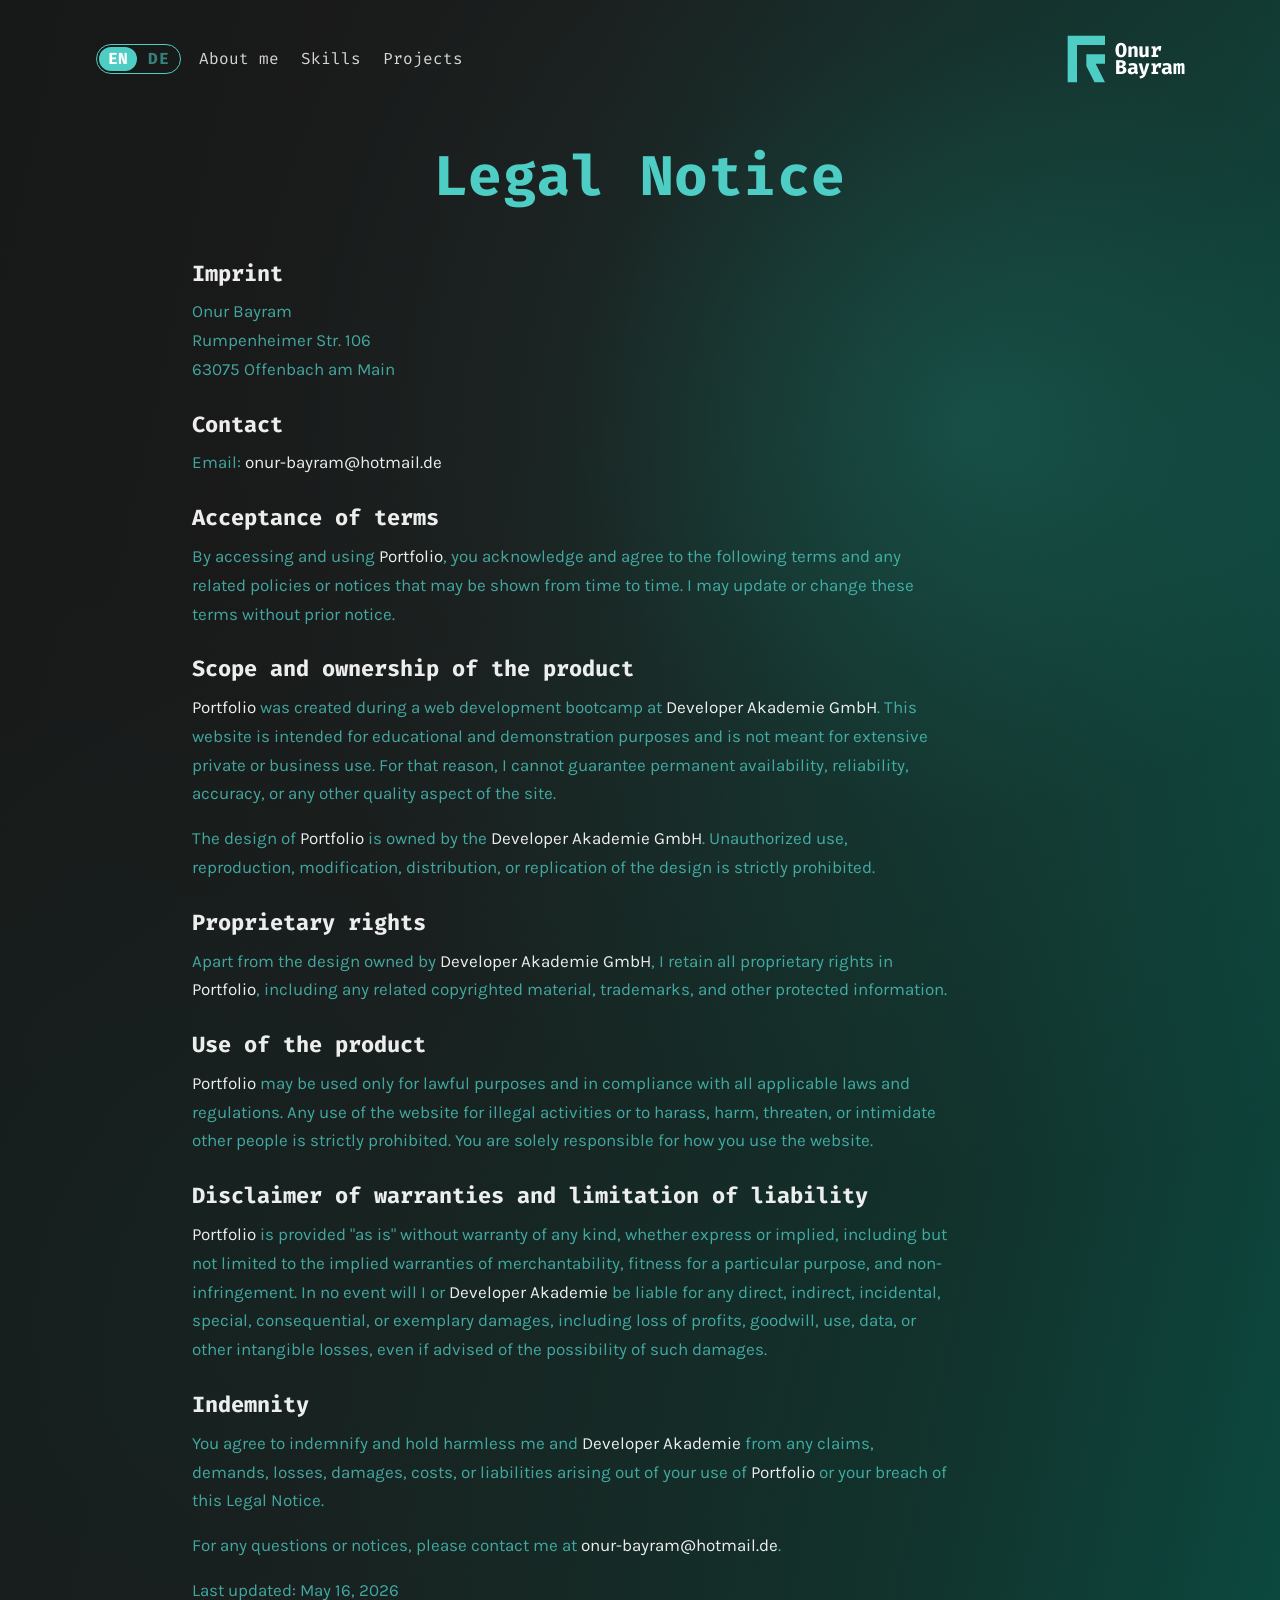
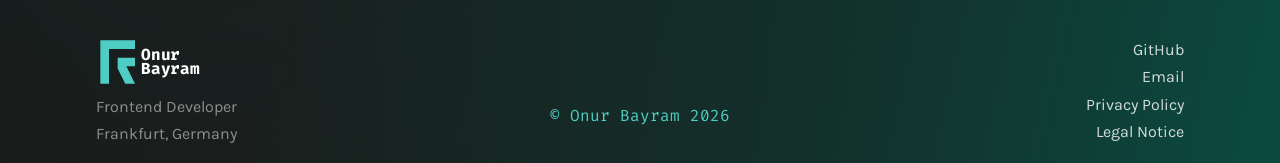
<file: legal-notice.html>
<!DOCTYPE html>
<html lang="en" translate="no">
  <head>
    <meta charset="UTF-8" />
    <meta name="viewport" content="width=device-width, initial-scale=1.0" />
    <meta name="google" content="notranslate" />
    <meta name="googlebot" content="notranslate" />
    <title data-title-de="Impressum | Onur Bayram" data-title-en="Legal Notice | Onur Bayram">Legal Notice | Onur Bayram</title>
    <link rel="icon" type="image/svg+xml" href="assets/icons/logo-filled.svg" />
    <link rel="shortcut icon" href="assets/icons/logo-filled.svg" />
    <link rel="preconnect" href="https://fonts.googleapis.com" />
    <link rel="preconnect" href="https://fonts.gstatic.com" crossorigin />
    <link href="https://fonts.googleapis.com/css2?family=Fira+Code:wght@400;700&family=Karla:wght@400;500;600;700&display=swap" rel="stylesheet" />
    <link rel="stylesheet" href="css/variables.css" />
    <link rel="stylesheet" href="css/base.css" />
    <link rel="stylesheet" href="css/header.css" />
    <link rel="stylesheet" href="css/footer.css" />
    <link rel="stylesheet" href="css/responsive.css" />
    <link rel="stylesheet" href="css/legal-notice.css" />
  </head>
  <body class="legal-page">
    <!-- Header -->
    <header id="header">
      <nav class="navbar">
        <div class="nav-left">
          <div class="lang-toggle" role="group" aria-label="Switch language" data-aria-de="Sprache wechseln" data-aria-en="Switch language">
            <button class="lang-chip is-active" id="langEN" type="button" aria-pressed="true">EN</button>
            <button class="lang-chip" id="langDE" type="button" aria-pressed="false">DE</button>
          </div>
          <ul class="nav-links">
            <li><a href="index.html#about" data-de="&Uuml;ber mich" data-en="About me">About me</a></li>
            <li><a href="index.html#skills" data-de="Skills" data-en="Skills">Skills</a></li>
            <li><a href="index.html#projects" data-de="Projekte" data-en="Projects">Projects</a></li>
          </ul>
        </div>

        <a href="index.html#hero" class="nav-logo" aria-label="Go to homepage" data-aria-de="Zur Startseite" data-aria-en="Go to homepage">
          <span class="logo-icon-stack" aria-hidden="true">
            <img class="logo-icon logo-icon-filled" src="assets/icons/logo-filled.svg" alt="" />
            <img class="logo-icon logo-icon-outline" src="assets/icons/logo-outline.svg" alt="" />
          </span>
          <div class="logo-text">
            <span>Onur</span>
            <span>Bayram</span>
          </div>
        </a>

        <button class="burger" id="burger" aria-label="Open menu" aria-expanded="false" data-aria-de="Men&uuml; &ouml;ffnen" data-aria-en="Open menu">
          <span></span>
          <span></span>
          <span></span>
        </button>
      </nav>

      <div class="mobile-menu" id="mobileMenu" aria-hidden="true">
        <a href="index.html#about" class="mobile-link" data-de="&Uuml;ber mich" data-en="About me">About me</a>
        <a href="index.html#skills" class="mobile-link" data-de="Skills" data-en="Skills">Skills</a>
        <a href="index.html#projects" class="mobile-link" data-de="Projekte" data-en="Projects">Projects</a>
        <div class="mobile-lang">
          <button class="lang-chip is-active" type="button" data-lang="en">EN</button>
          <button class="lang-chip" type="button" data-lang="de">DE</button>
        </div>
      </div>
    </header>

    <!-- Legal Notice -->
    <main id="legal">
      <a href="index.html" class="legal-back-btn" aria-label="Back to homepage" data-aria-de="Zur&uuml;ck zur Startseite" data-aria-en="Back to homepage">
        <svg width="24" height="24" viewBox="0 0 24 24" fill="none" aria-hidden="true">
          <path d="M19 12H5M5 12L12 19M5 12L12 5" stroke="currentColor" stroke-width="2" stroke-linecap="round" stroke-linejoin="round" />
        </svg>
      </a>

      <section class="legal-notice-shell" aria-labelledby="legalNoticeTitle">
        <h1 id="legalNoticeTitle" data-de="Impressum" data-en="Legal Notice">Legal Notice</h1>

        <div class="legal-content">
          <article class="legal-block">
            <h2 data-de="Impressum" data-en="Imprint">Imprint</h2>
            <ul class="legal-list">
              <li>Onur Bayram</li>
              <li>Rumpenheimer Str. 106</li>
              <li>63075 Offenbach am Main</li>
            </ul>
          </article>

          <article class="legal-block">
            <h2 data-de="Kontakt" data-en="Contact">Contact</h2>
            <p data-de="E-Mail: <a href='mailto:onur-bayram@hotmail.de' class='legal-inline-link'>onur-bayram@hotmail.de</a>" data-en="Email: <a href='mailto:onur-bayram@hotmail.de' class='legal-inline-link'>onur-bayram@hotmail.de</a>">Email: <a href="mailto:onur-bayram@hotmail.de" class="legal-inline-link">onur-bayram@hotmail.de</a></p>
          </article>

          <article class="legal-block">
            <h2 data-de="Geltung der Bedingungen" data-en="Acceptance of terms">Acceptance of terms</h2>
            <p data-de="Durch den Zugriff auf und die Nutzung von <a href='index.html#hero' class='legal-highlight'>Portfolio</a> erkennst du die folgenden Bedingungen sowie alle Richtlinien, Hinweise oder erg&auml;nzenden Regelungen an, die dir von Zeit zu Zeit angezeigt werden k&ouml;nnen. Ich behalte mir vor, diese Bedingungen ohne vorherige Ank&uuml;ndigung zu aktualisieren oder zu &auml;ndern." data-en="By accessing and using <a href='index.html#hero' class='legal-highlight'>Portfolio</a>, you acknowledge and agree to the following terms and any related policies or notices that may be shown from time to time. I may update or change these terms without prior notice.">By accessing and using <a href="index.html#hero" class="legal-highlight">Portfolio</a>, you acknowledge and agree to the following terms and any related policies or notices that may be shown from time to time. I may update or change these terms without prior notice.</p>
          </article>

          <article class="legal-block">
            <h2 data-de="Umfang und Eigentum des Produkts" data-en="Scope and ownership of the product">Scope and ownership of the product</h2>
            <p data-de="<a href='index.html#hero' class='legal-highlight'>Portfolio</a> wurde im Rahmen eines Webentwicklungs-Bootcamps der <a href='https://developer-akademie.teachable.com/' target='_blank' rel='noopener noreferrer' class='legal-highlight'>Developer Akademie GmbH</a> entwickelt. Die Website dient Ausbildungs- und Demonstrationszwecken und ist nicht f&uuml;r eine umfangreiche private oder gesch&auml;ftliche Nutzung bestimmt. Daher kann ich keine Gew&auml;hr f&uuml;r dauerhafte Verf&uuml;gbarkeit, Zuverl&auml;ssigkeit, Genauigkeit oder sonstige Qualit&auml;tsmerkmale &uuml;bernehmen." data-en="<a href='index.html#hero' class='legal-highlight'>Portfolio</a> was created during a web development bootcamp at <a href='https://developer-akademie.teachable.com/' target='_blank' rel='noopener noreferrer' class='legal-highlight'>Developer Akademie GmbH</a>. This website is intended for educational and demonstration purposes and is not meant for extensive private or business use. For that reason, I cannot guarantee permanent availability, reliability, accuracy, or any other quality aspect of the site."><a href="index.html#hero" class="legal-highlight">Portfolio</a> was created during a web development bootcamp at <a href="https://developer-akademie.teachable.com/" target="_blank" rel="noopener noreferrer" class="legal-highlight">Developer Akademie GmbH</a>. This website is intended for educational and demonstration purposes and is not meant for extensive private or business use. For that reason, I cannot guarantee permanent availability, reliability, accuracy, or any other quality aspect of the site.</p>
            <p data-de="Das Design von <a href='index.html#hero' class='legal-highlight'>Portfolio</a> ist Eigentum der <a href='https://developer-akademie.teachable.com/' target='_blank' rel='noopener noreferrer' class='legal-highlight'>Developer Akademie GmbH</a>. Eine unbefugte Nutzung, Vervielf&auml;ltigung, Ver&auml;nderung, Verbreitung oder Nachbildung des Designs ist streng untersagt." data-en="The design of <a href='index.html#hero' class='legal-highlight'>Portfolio</a> is owned by the <a href='https://developer-akademie.teachable.com/' target='_blank' rel='noopener noreferrer' class='legal-highlight'>Developer Akademie GmbH</a>. Unauthorized use, reproduction, modification, distribution, or replication of the design is strictly prohibited.">The design of <a href="index.html#hero" class="legal-highlight">Portfolio</a> is owned by the <a href="https://developer-akademie.teachable.com/" target="_blank" rel="noopener noreferrer" class="legal-highlight">Developer Akademie GmbH</a>. Unauthorized use, reproduction, modification, distribution, or replication of the design is strictly prohibited.</p>
          </article>

          <article class="legal-block">
            <h2 data-de="Eigentumsrechte" data-en="Proprietary rights">Proprietary rights</h2>
            <p data-de="Abgesehen vom Design, das der <a href='https://developer-akademie.teachable.com/' target='_blank' rel='noopener noreferrer' class='legal-highlight'>Developer Akademie GmbH</a> geh&ouml;rt, behalte ich alle Eigentumsrechte an <a href='index.html#hero' class='legal-highlight'>Portfolio</a>, einschlie&szlig;lich zugeh&ouml;riger urheberrechtlich gesch&uuml;tzter Inhalte, Marken und sonstiger gesch&uuml;tzter Informationen." data-en="Apart from the design owned by <a href='https://developer-akademie.teachable.com/' target='_blank' rel='noopener noreferrer' class='legal-highlight'>Developer Akademie GmbH</a>, I retain all proprietary rights in <a href='index.html#hero' class='legal-highlight'>Portfolio</a>, including any related copyrighted material, trademarks, and other protected information.">Apart from the design owned by <a href="https://developer-akademie.teachable.com/" target="_blank" rel="noopener noreferrer" class="legal-highlight">Developer Akademie GmbH</a>, I retain all proprietary rights in <a href="index.html#hero" class="legal-highlight">Portfolio</a>, including any related copyrighted material, trademarks, and other protected information.</p>
          </article>

          <article class="legal-block">
            <h2 data-de="Nutzung des Produkts" data-en="Use of the product">Use of the product</h2>
            <p data-de="<a href='index.html#hero' class='legal-highlight'>Portfolio</a> darf ausschlie&szlig;lich f&uuml;r rechtm&auml;&szlig;ige Zwecke und im Einklang mit allen geltenden Gesetzen und Vorschriften genutzt werden. Jede Nutzung der Website f&uuml;r rechtswidrige Aktivit&auml;ten oder zur Bel&auml;stigung, Sch&auml;digung, Bedrohung oder Einsch&uuml;chterung anderer Personen ist streng untersagt. Du bist allein f&uuml;r deine Nutzung der Website verantwortlich." data-en="<a href='index.html#hero' class='legal-highlight'>Portfolio</a> may be used only for lawful purposes and in compliance with all applicable laws and regulations. Any use of the website for illegal activities or to harass, harm, threaten, or intimidate other people is strictly prohibited. You are solely responsible for how you use the website."><a href="index.html#hero" class="legal-highlight">Portfolio</a> may be used only for lawful purposes and in compliance with all applicable laws and regulations. Any use of the website for illegal activities or to harass, harm, threaten, or intimidate other people is strictly prohibited. You are solely responsible for how you use the website.</p>
          </article>

          <article class="legal-block">
            <h2 data-de="Haftungsausschluss und Haftungsbeschr&auml;nkung" data-en="Disclaimer of warranties and limitation of liability">Disclaimer of warranties and limitation of liability</h2>
            <p data-de="<a href='index.html#hero' class='legal-highlight'>Portfolio</a> wird ohne jegliche ausdr&uuml;ckliche oder stillschweigende Gew&auml;hrleistung bereitgestellt, einschlie&szlig;lich, aber nicht beschr&auml;nkt auf die stillschweigenden Gew&auml;hrleistungen der Marktg&auml;ngigkeit, Eignung f&uuml;r einen bestimmten Zweck und Nichtverletzung von Rechten Dritter. Weder ich noch die <a href='https://developer-akademie.teachable.com/' target='_blank' rel='noopener noreferrer' class='legal-highlight'>Developer Akademie</a> haften f&uuml;r direkte, indirekte, zuf&auml;llige, besondere, Folge- oder beispielhafte Sch&auml;den, einschlie&szlig;lich entgangener Gewinne, Verlust von Goodwill, Nutzung, Daten oder anderer immaterieller Verluste, selbst wenn auf die M&ouml;glichkeit solcher Sch&auml;den hingewiesen wurde." data-en="<a href='index.html#hero' class='legal-highlight'>Portfolio</a> is provided &quot;as is&quot; without warranty of any kind, whether express or implied, including but not limited to the implied warranties of merchantability, fitness for a particular purpose, and non-infringement. In no event will I or <a href='https://developer-akademie.teachable.com/' target='_blank' rel='noopener noreferrer' class='legal-highlight'>Developer Akademie</a> be liable for any direct, indirect, incidental, special, consequential, or exemplary damages, including loss of profits, goodwill, use, data, or other intangible losses, even if advised of the possibility of such damages."><a href="index.html#hero" class="legal-highlight">Portfolio</a> is provided "as is" without warranty of any kind, whether express or implied, including but not limited to the implied warranties of merchantability, fitness for a particular purpose, and non-infringement. In no event will I or <a href="https://developer-akademie.teachable.com/" target="_blank" rel="noopener noreferrer" class="legal-highlight">Developer Akademie</a> be liable for any direct, indirect, incidental, special, consequential, or exemplary damages, including loss of profits, goodwill, use, data, or other intangible losses, even if advised of the possibility of such damages.</p>
          </article>

          <article class="legal-block">
            <h2 data-de="Freistellung" data-en="Indemnity">Indemnity</h2>
            <p data-de="Du erkl&auml;rst dich damit einverstanden, mich und die <a href='https://developer-akademie.teachable.com/' target='_blank' rel='noopener noreferrer' class='legal-highlight'>Developer Akademie</a> von allen Anspr&uuml;chen, Forderungen, Verlusten, Sch&auml;den, Kosten oder Verbindlichkeiten freizustellen, die aus deiner Nutzung von <a href='index.html#hero' class='legal-highlight'>Portfolio</a> oder aus einem Versto&szlig; gegen dieses Impressum entstehen." data-en="You agree to indemnify and hold harmless me and <a href='https://developer-akademie.teachable.com/' target='_blank' rel='noopener noreferrer' class='legal-highlight'>Developer Akademie</a> from any claims, demands, losses, damages, costs, or liabilities arising out of your use of <a href='index.html#hero' class='legal-highlight'>Portfolio</a> or your breach of this Legal Notice.">You agree to indemnify and hold harmless me and <a href="https://developer-akademie.teachable.com/" target="_blank" rel="noopener noreferrer" class="legal-highlight">Developer Akademie</a> from any claims, demands, losses, damages, costs, or liabilities arising out of your use of <a href="index.html#hero" class="legal-highlight">Portfolio</a> or your breach of this Legal Notice.</p>
            <p data-de="Bei Fragen oder Hinweisen kontaktiere mich bitte unter <a href='mailto:onur-bayram@hotmail.de' class='legal-inline-link'>onur-bayram@hotmail.de</a>." data-en="For any questions or notices, please contact me at <a href='mailto:onur-bayram@hotmail.de' class='legal-inline-link'>onur-bayram@hotmail.de</a>.">For any questions or notices, please contact me at <a href="mailto:onur-bayram@hotmail.de" class="legal-inline-link">onur-bayram@hotmail.de</a>.</p>
            <p class="legal-date" data-de="Stand: 16. Mai 2026" data-en="Last updated: May 16, 2026">Last updated: May 16, 2026</p>
          </article>
        </div>
      </section>
    </main>

    <!-- Footer -->
    <footer id="footer">
      <div class="footer-inner">
        <div class="footer-left">
          <a href="index.html#hero" class="footer-logo" aria-label="Go to homepage" data-aria-de="Zur Startseite" data-aria-en="Go to homepage">
            <img class="logo-icon" src="assets/icons/logo-filled.svg" alt="" aria-hidden="true" />
            <div class="logo-text">
              <span>Onur</span>
              <span>Bayram</span>
            </div>
          </a>
          <p class="footer-role" data-de="Frontend Developer" data-en="Frontend Developer">Frontend Developer</p>
          <p class="footer-location" data-de="Frankfurt, Deutschland" data-en="Frankfurt, Germany">Frankfurt, Germany</p>
        </div>

        <p class="footer-copy" data-de="&copy; Onur Bayram 2026" data-en="&copy; Onur Bayram 2026">&#169; Onur Bayram 2026</p>

        <nav class="footer-nav" aria-label="Footer navigation" data-aria-de="Footer-Navigation" data-aria-en="Footer navigation">
          <a href="https://github.com/Onur-Bayram" target="_blank" rel="noopener noreferrer" data-de="GitHub" data-en="GitHub">GitHub</a>
          <a href="mailto:onur-bayram@hotmail.de" data-de="E-Mail" data-en="Email">Email</a>
          <a href="privacy-policy.html" data-de="Datenschutz" data-en="Privacy Policy">Privacy Policy</a>
          <a href="legal-notice.html" data-de="Impressum" data-en="Legal Notice">Legal Notice</a>
        </nav>
      </div>
    </footer>

    <!-- Scripts -->
    <script src="js/lang.js"></script>
    <script src="js/burger.js"></script>
  </body>
</html>
</file>
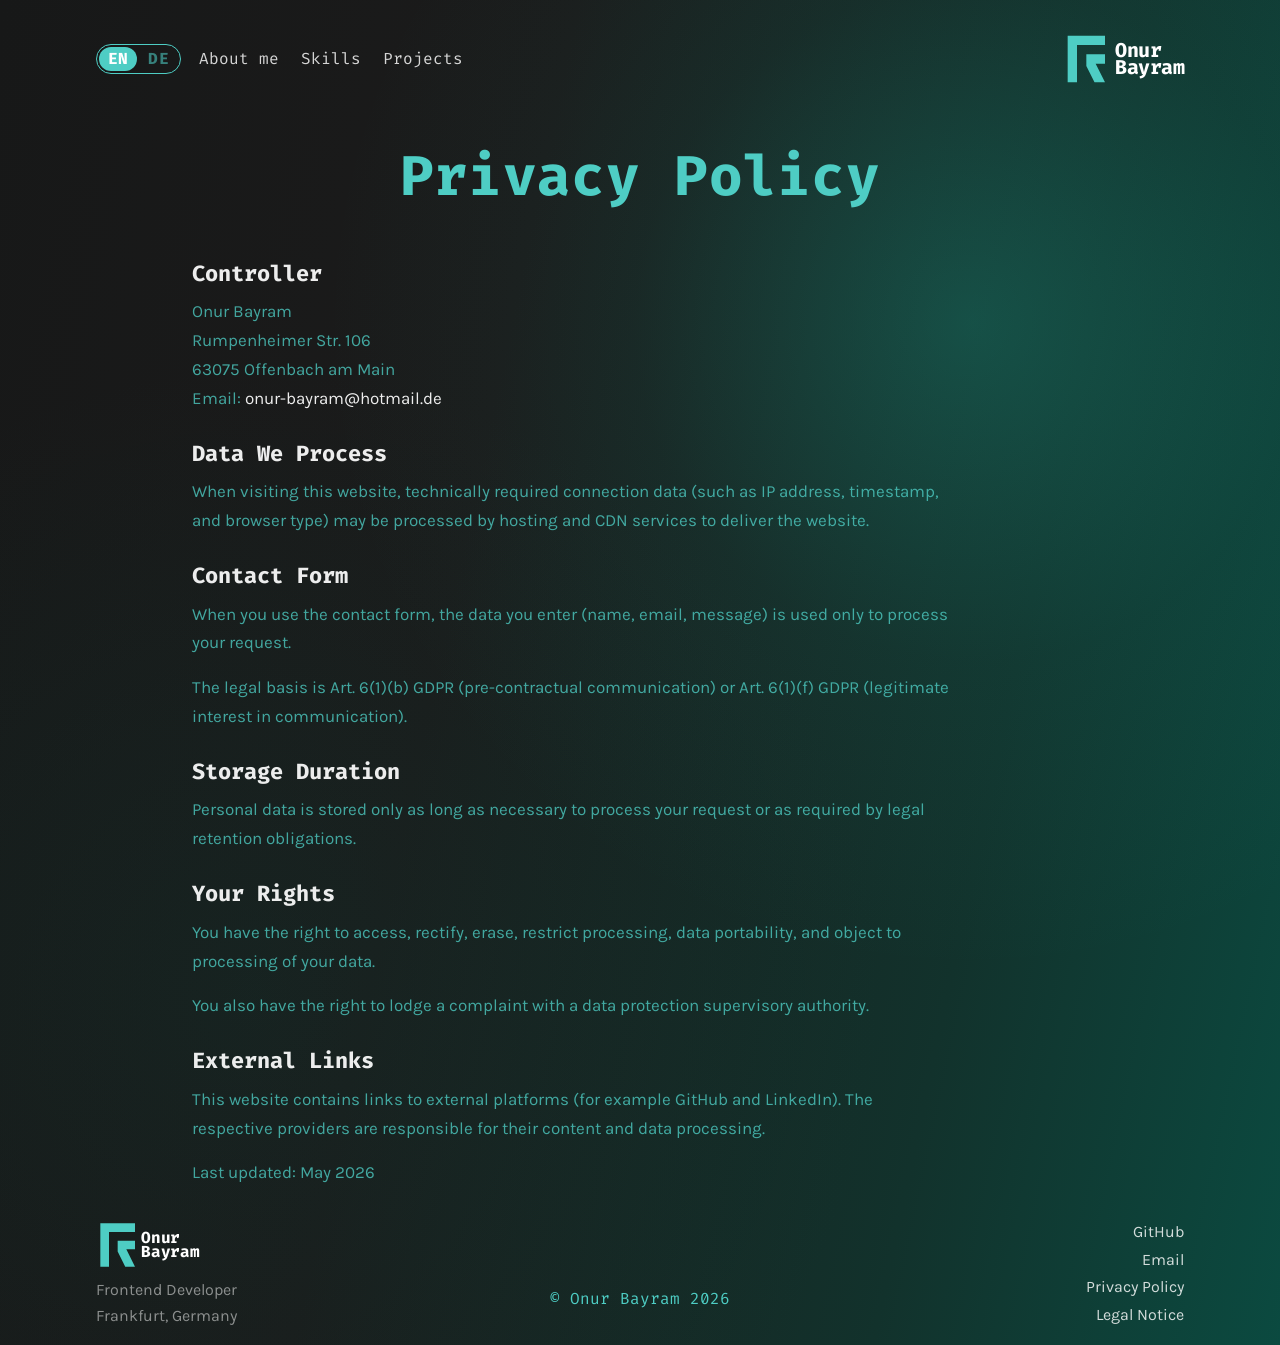
<file: privacy-policy.html>
<!DOCTYPE html>
<html lang="en" translate="no">
  <head>
    <meta charset="UTF-8" />
    <meta name="viewport" content="width=device-width, initial-scale=1.0" />
    <meta name="google" content="notranslate" />
    <meta name="googlebot" content="notranslate" />
    <title data-title-de="Datenschutzerkl&auml;rung | Onur Bayram" data-title-en="Privacy Policy | Onur Bayram">Privacy Policy | Onur Bayram</title>
    <link rel="icon" type="image/svg+xml" href="assets/icons/logo-filled.svg" />
    <link rel="shortcut icon" href="assets/icons/logo-filled.svg" />
    <link rel="preconnect" href="https://fonts.googleapis.com" />
    <link rel="preconnect" href="https://fonts.gstatic.com" crossorigin />
    <link href="https://fonts.googleapis.com/css2?family=Fira+Code:wght@400;700&family=Karla:wght@400;500;600;700&display=swap" rel="stylesheet" />
    <link rel="stylesheet" href="css/variables.css" />
    <link rel="stylesheet" href="css/base.css" />
    <link rel="stylesheet" href="css/header.css" />
    <link rel="stylesheet" href="css/footer.css" />
    <link rel="stylesheet" href="css/responsive.css" />
    <link rel="stylesheet" href="css/legal-notice.css" />
  </head>
  <body class="legal-page">
    <!-- Header -->
    <header id="header">
      <nav class="navbar">
        <div class="nav-left">
          <div class="lang-toggle" role="group" aria-label="Switch language" data-aria-de="Sprache wechseln" data-aria-en="Switch language">
            <button class="lang-chip is-active" id="langEN" type="button" aria-pressed="true">EN</button>
            <button class="lang-chip" id="langDE" type="button" aria-pressed="false">DE</button>
          </div>
          <ul class="nav-links">
            <li><a href="index.html#about" data-de="&Uuml;ber mich" data-en="About me">About me</a></li>
            <li><a href="index.html#skills" data-de="Skills" data-en="Skills">Skills</a></li>
            <li><a href="index.html#projects" data-de="Projekte" data-en="Projects">Projects</a></li>
          </ul>
        </div>

        <a href="index.html#hero" class="nav-logo" aria-label="Go to homepage" data-aria-de="Zur Startseite" data-aria-en="Go to homepage">
          <span class="logo-icon-stack" aria-hidden="true">
            <img class="logo-icon logo-icon-filled" src="assets/icons/logo-filled.svg" alt="" />
            <img class="logo-icon logo-icon-outline" src="assets/icons/logo-outline.svg" alt="" />
          </span>
          <div class="logo-text">
            <span>Onur</span>
            <span>Bayram</span>
          </div>
        </a>

        <button class="burger" id="burger" aria-label="Open menu" aria-expanded="false" data-aria-de="Men&uuml; &ouml;ffnen" data-aria-en="Open menu">
          <span></span>
          <span></span>
          <span></span>
        </button>
      </nav>

      <div class="mobile-menu" id="mobileMenu" aria-hidden="true">
        <a href="index.html#about" class="mobile-link" data-de="&Uuml;ber mich" data-en="About me">About me</a>
        <a href="index.html#skills" class="mobile-link" data-de="Skills" data-en="Skills">Skills</a>
        <a href="index.html#projects" class="mobile-link" data-de="Projekte" data-en="Projects">Projects</a>
        <div class="mobile-lang">
          <button class="lang-chip is-active" type="button" data-lang="en">EN</button>
          <button class="lang-chip" type="button" data-lang="de">DE</button>
        </div>
      </div>
    </header>

    <!-- Privacy Policy -->
    <main id="legal">
      <a href="index.html" class="legal-back-btn" aria-label="Back to homepage" data-aria-de="Zur&uuml;ck zur Startseite" data-aria-en="Back to homepage">
        <svg width="24" height="24" viewBox="0 0 24 24" fill="none" aria-hidden="true">
          <path d="M19 12H5M5 12L12 19M5 12L12 5" stroke="currentColor" stroke-width="2" stroke-linecap="round" stroke-linejoin="round" />
        </svg>
      </a>

      <section class="legal-notice-shell" aria-labelledby="privacyPolicyTitle">
        <h1 id="privacyPolicyTitle" data-de="Datenschutzerkl&auml;rung" data-en="Privacy Policy">Privacy Policy</h1>

        <div class="legal-content">
          <article class="legal-block">
            <h2 data-de="Verantwortliche Stelle" data-en="Controller">Controller</h2>
            <ul class="legal-list">
              <li>Onur Bayram</li>
              <li>Rumpenheimer Str. 106</li>
              <li>63075 Offenbach am Main</li>
              <li>Email: <a href="mailto:onur-bayram@hotmail.de" class="legal-inline-link">onur-bayram@hotmail.de</a></li>
            </ul>
          </article>

          <article class="legal-block">
            <h2 data-de="Welche Daten verarbeitet werden" data-en="Data We Process">Data We Process</h2>
            <p data-de="Beim Besuch dieser Website werden technisch notwendige Verbindungsdaten (z. B. IP-Adresse, Zeitpunkt, Browsertyp) durch Hosting- und CDN-Dienste verarbeitet, um die Website bereitstellen zu k&ouml;nnen." data-en="When visiting this website, technically required connection data (such as IP address, timestamp, and browser type) may be processed by hosting and CDN services to deliver the website.">When visiting this website, technically required connection data (such as IP address, timestamp, and browser type) may be processed by hosting and CDN services to deliver the website.</p>
          </article>

          <article class="legal-block">
            <h2 data-de="Kontaktformular" data-en="Contact Form">Contact Form</h2>
            <p data-de="Wenn du das Kontaktformular nutzt, werden die von dir eingegebenen Daten (Name, E-Mail, Nachricht) ausschlie&szlig;lich zur Bearbeitung deiner Anfrage verwendet." data-en="When you use the contact form, the data you enter (name, email, message) is used only to process your request.">When you use the contact form, the data you enter (name, email, message) is used only to process your request.</p>
            <p data-de="Rechtsgrundlage ist Art. 6 Abs. 1 lit. b DSGVO (vorvertragliche Kommunikation) bzw. Art. 6 Abs. 1 lit. f DSGVO (berechtigtes Interesse an Kommunikation)." data-en="The legal basis is Art. 6(1)(b) GDPR (pre-contractual communication) or Art. 6(1)(f) GDPR (legitimate interest in communication).">The legal basis is Art. 6(1)(b) GDPR (pre-contractual communication) or Art. 6(1)(f) GDPR (legitimate interest in communication).</p>
          </article>

          <article class="legal-block">
            <h2 data-de="Speicherdauer" data-en="Storage Duration">Storage Duration</h2>
            <p data-de="Personenbezogene Daten werden nur so lange gespeichert, wie es f&uuml;r die Bearbeitung deiner Anfrage erforderlich ist oder gesetzliche Aufbewahrungspflichten bestehen." data-en="Personal data is stored only as long as necessary to process your request or as required by legal retention obligations.">Personal data is stored only as long as necessary to process your request or as required by legal retention obligations.</p>
          </article>

          <article class="legal-block">
            <h2 data-de="Deine Rechte" data-en="Your Rights">Your Rights</h2>
            <p data-de="Du hast das Recht auf Auskunft, Berichtigung, L&ouml;schung, Einschr&auml;nkung der Verarbeitung, Daten&uuml;bertragbarkeit sowie Widerspruch gegen die Verarbeitung deiner Daten." data-en="You have the right to access, rectify, erase, restrict processing, data portability, and object to processing of your data.">You have the right to access, rectify, erase, restrict processing, data portability, and object to processing of your data.</p>
            <p data-de="Au&szlig;erdem hast du ein Beschwerderecht bei einer Datenschutz-Aufsichtsbeh&ouml;rde." data-en="You also have the right to lodge a complaint with a data protection supervisory authority.">You also have the right to lodge a complaint with a data protection supervisory authority.</p>
          </article>

          <article class="legal-block">
            <h2 data-de="Externe Links" data-en="External Links">External Links</h2>
            <p data-de="Diese Website enth&auml;lt Links zu externen Plattformen (z. B. GitHub, LinkedIn). F&uuml;r deren Inhalte und Datenverarbeitung sind die jeweiligen Anbieter verantwortlich." data-en="This website contains links to external platforms (for example GitHub and LinkedIn). The respective providers are responsible for their content and data processing.">This website contains links to external platforms (for example GitHub and LinkedIn). The respective providers are responsible for their content and data processing.</p>
            <p class="legal-date" data-de="Stand: Mai 2026" data-en="Last updated: May 2026">Last updated: May 2026</p>
          </article>
        </div>
      </section>
    </main>

    <!-- Footer -->
    <footer id="footer">
      <div class="footer-inner">
        <div class="footer-left">
          <a href="index.html#hero" class="footer-logo" aria-label="Go to homepage" data-aria-de="Zur Startseite" data-aria-en="Go to homepage">
            <img class="logo-icon" src="assets/icons/logo-filled.svg" alt="" aria-hidden="true" />
            <div class="logo-text">
              <span>Onur</span>
              <span>Bayram</span>
            </div>
          </a>
          <p class="footer-role" data-de="Frontend Developer" data-en="Frontend Developer">Frontend Developer</p>
          <p class="footer-location" data-de="Frankfurt, Deutschland" data-en="Frankfurt, Germany">Frankfurt, Germany</p>
        </div>

        <p class="footer-copy" data-de="&copy; Onur Bayram 2026" data-en="&copy; Onur Bayram 2026">&#169; Onur Bayram 2026</p>

        <nav class="footer-nav" aria-label="Footer navigation" data-aria-de="Footer-Navigation" data-aria-en="Footer navigation">
          <a href="https://github.com/Onur-Bayram" target="_blank" rel="noopener noreferrer" data-de="GitHub" data-en="GitHub">GitHub</a>
          <a href="mailto:onur-bayram@hotmail.de" data-de="E-Mail" data-en="Email">Email</a>
          <a href="privacy-policy.html" data-de="Datenschutz" data-en="Privacy Policy">Privacy Policy</a>
          <a href="legal-notice.html" data-de="Impressum" data-en="Legal Notice">Legal Notice</a>
        </nav>
      </div>
    </footer>

    <!-- Scripts -->
    <script src="js/lang.js"></script>
    <script src="js/burger.js"></script>
  </body>
</html>
</file>
<file: css/variables.css>
/* Tokens */
:root {
  /* Core color palette for surfaces, overlays, accents, and text. */
  --color-bg: #111111;
  --color-dark-teal: #08463B;
  --color-dark-teal-rgb: 8, 70, 59;
  --color-overlay-dark: #1C1C1C;
  --color-overlay-dark-rgb: 28, 28, 28;
  --color-overlay-green: #08463B;
  --color-cursor-glow: #3DCFB6;
  --color-cursor-glow-rgb: 61, 207, 182;
  --color-accent: #4ECDC4;
  --color-accent-rgb: 78, 205, 196;
  --color-white: #FFFFFF;
  --color-muted: rgba(255, 255, 255, 0.5);
  --color-border: rgba(255, 255, 255, 0.1);

  /* Shared font families for display copy and UI text. */
  --font-mono: 'Fira Code', monospace;
  --font-sans: 'Karla', sans-serif;

  /* Global layout measurements reused by multiple sections. */
  --header-height: 98px;
  --padding-x: 96px;
  --content-width: 1560px;
}
</file>
<file: css/base.css>
/* Base */
*,
*::before,
*::after {
  box-sizing: border-box;
  margin: 0;
  padding: 0;
}

/* Page */
html {
  scroll-behavior: smooth;
  width: 100%;
}

/* Body */
body {
  background-color: var(--color-bg);
  color: var(--color-white);
  font-family: var(--font-sans);
  line-height: 1.6;
  width: 100%;
}

/* Main sections */
.site-sections {
  position: relative;
  padding-top: 56px;
  isolation: isolate;
  overflow-x: clip;
  background:
    radial-gradient(260px 150px at 0% 42%, rgba(var(--color-dark-teal-rgb), 0.24) 0%, rgba(var(--color-dark-teal-rgb), 0.08) 34%, rgba(var(--color-overlay-dark-rgb), 0) 100%),
    radial-gradient(260px 150px at 0% 80%, rgba(var(--color-dark-teal-rgb), 0.24) 0%, rgba(var(--color-dark-teal-rgb), 0.08) 32%, rgba(var(--color-overlay-dark-rgb), 0) 100%),
    #1c1c1c;
}

/* Top fade */
.site-sections::before {
  content: "";
  position: absolute;
  top: 0;
  left: 0;
  right: 0;
  height: 88px;
  background: linear-gradient(to bottom, rgba(var(--color-overlay-dark-rgb), 0.16) 0%, rgba(var(--color-overlay-dark-rgb), 0) 100%);
  pointer-events: none;
  z-index: 0;
}

.site-sections > section,
.site-sections > footer {
  position: relative;
  z-index: 1;
}

/* Resets */
a {
  color: inherit;
  text-decoration: none;
}

ul {
  list-style: none;
}

img {
  max-width: 100%;
  display: block;
}

/* Buttons */
.btn {
  display: inline-flex;
  align-items: center;
  justify-content: center;
  gap: 8px;
  min-height: 48px;
  padding: 12px 28px;
  border: 1px solid transparent;
  border-radius: 999px;
  font-family: var(--font-mono);
  font-size: 16px;
  font-weight: 700;
  line-height: 1;
  color: var(--color-white);
  background: transparent;
  cursor: pointer;
  transition: background-color 0.2s, color 0.2s, border-color 0.2s, transform 0.2s;
  white-space: nowrap;
  text-decoration: none;
}

/* Button hover */
.btn:hover {
  transform: translateY(-1px);
}

/* Primary button */
.btn-primary {
  border-color: rgba(255, 255, 255, 0.8);
  background: rgba(17, 17, 17, 0.9);
  color: var(--color-white);
}

.btn-primary:hover {
  border-color: var(--color-white);
  background: rgba(255, 255, 255, 0.08);
}

/* Secondary button */
.btn-secondary {
  border-color: var(--color-accent);
  background: transparent;
  color: var(--color-accent);
}

.btn-secondary:hover {
  background: rgba(var(--color-accent-rgb), 0.08);
  border-color: #76e1da;
  color: #76e1da;
}

/* Loop button */
.btn-loop-cta {
  position: relative;
  overflow: hidden;
}

/* Static label */
.btn-loop-measure {
  display: block;
}

/* Loop window */
.btn-loop-window {
  position: absolute;
  top: 0;
  right: 0;
  bottom: 0;
  left: 0;
  display: flex;
  align-items: center;
  overflow: hidden;
  pointer-events: none;
}

/* Loop track */
.btn-loop-track {
  position: absolute;
  top: 0;
  left: 0;
  display: flex;
  align-items: center;
  white-space: nowrap;
  opacity: 0;
  transform: translate3d(0, 0, 0);
  will-change: transform, opacity;
}

/* Loop states */
.btn-loop-cta.is-looping .btn-loop-measure {
  color: transparent;
}

.btn-loop-cta.is-returning .btn-loop-measure {
  color: transparent;
}

.btn-loop-cta.is-looping .btn-loop-track {
  opacity: 1;
}

.btn-loop-cta.is-returning .btn-loop-track {
  opacity: 1;
}

/* Reduced motion */
@media (prefers-reduced-motion: reduce) {
  .btn-loop-cta.is-looping .btn-loop-track,
  .btn-loop-cta.is-returning .btn-loop-track {
    opacity: 0;
  }
}

/* Disabled submit */
.btn-submit:disabled {
  opacity: 0.35;
  cursor: not-allowed;
  transform: none;
}
</file>
<file: css/header.css>
/* Header */
#header {
  position: absolute;
  top: 0;
  left: 0;
  width: 100%;
  z-index: 100;
  background: transparent;
  backdrop-filter: none;
  -webkit-backdrop-filter: none;
}

/* Navbar */
.navbar {
  display: flex;
  align-items: center;
  justify-content: space-between;
  height: 88px;
  width: min(var(--content-width), calc(100% - (var(--padding-x) * 2)));
  padding: 0;
  max-width: var(--content-width);
  margin: 0 auto;
}

/* Left side */
.nav-left {
  display: flex;
  align-items: center;
  gap: 22px;
}

/* Language switch */
.lang-toggle,
.mobile-lang {
  display: flex;
  align-items: center;
  gap: 2px;
  width: fit-content;
  min-height: 30px;
  border: 1px solid var(--color-accent);
  border-radius: 999px;
  padding: 2px;
  background: transparent;
  transition: border-color 0.2s ease;
}

/* Language chips */
.lang-chip {
  border: none;
  background: transparent;
  color: rgba(var(--color-accent-rgb), 0.58);
  border-radius: 999px;
  min-width: 31px;
  min-height: 24px;
  padding: 0 9px;
  display: inline-flex;
  align-items: center;
  justify-content: center;
  font-family: var(--font-mono);
  font-size: 16px;
  font-weight: 700;
  letter-spacing: 0.2px;
  line-height: 1;
  cursor: pointer;
  transition: background-color 0.2s ease, color 0.2s ease;
}

/* Chip hover */
.lang-toggle:hover,
.mobile-lang:hover {
  border-color: var(--color-white);
}

.lang-toggle:hover .lang-chip:not(.is-active),
.mobile-lang:hover .lang-chip:not(.is-active) {
  color: rgba(var(--color-accent-rgb), 0.9);
}

.lang-chip.is-active {
  background: var(--color-accent);
  color: #ffffff;
}

.lang-chip:hover:not(.is-active) {
  background: transparent;
  color: rgba(var(--color-accent-rgb), 0.9);
}

.lang-chip:focus,
.lang-chip:focus-visible {
  outline: none;
}

/* Links */
.nav-links {
  display: flex;
  gap: 24px;
}

/* Link states */
.nav-links a {
  position: relative;
  display: inline-flex;
  align-items: center;
  padding-bottom: 8px;
  font-family: var(--font-mono);
  font-size: 16px;
  font-weight: 400;
  line-height: 1;
  color: rgba(255, 255, 255, 0.82);
  background-image: radial-gradient(circle, var(--color-accent) 58%, transparent 60%);
  background-repeat: no-repeat;
  background-position: center calc(100% - 1px);
  background-size: 0 0;
  transition: color 0.2s, opacity 0.2s, background-size 0.2s;
}

.nav-links a:hover {
  color: var(--color-accent);
}

.nav-links a.is-active {
  color: var(--color-accent);
}

.nav-links a.is-active,
.nav-links a:hover,
.nav-links a:focus-visible {
  background-size: 4px 4px;
}

/* Brand */
.nav-logo {
  --nav-logo-size: 62px;
  position: relative;
  display: flex;
  align-items: center;
  gap: 0;
  text-decoration: none;
  isolation: isolate;
}

/* Logo swap */
.logo-icon-stack {
  display: inline-grid;
  place-items: center;
  width: var(--nav-logo-size);
  height: var(--nav-logo-size);
  flex: 0 0 auto;
}

.logo-icon {
  grid-area: 1 / 1;
  width: var(--nav-logo-size);
  height: var(--nav-logo-size);
  flex-shrink: 0;
  transition: opacity 0.2s ease, transform 0.2s ease;
}

.logo-icon-filled {
  opacity: 1;
  transform: scale(1);
}

.logo-icon-outline {
  opacity: 0;
  transform: scale(0.98);
}

/* Wordmark */
.logo-text {
  display: flex;
  flex-direction: column;
  justify-content: center;
  min-height: var(--nav-logo-size);
  font-family: var(--font-mono);
  font-size: 24px;
  font-weight: 700;
  line-height: 0.82;
  letter-spacing: -0.5px;
  margin-left: -8px;
  color: var(--color-white);
  -webkit-text-stroke: 0 rgba(255, 255, 255, 0);
  transition: color 0.2s ease, -webkit-text-stroke-color 0.2s ease;
}

.nav-logo:hover .logo-icon-filled,
.nav-logo:focus-visible .logo-icon-filled {
  opacity: 0;
  transform: scale(0.98);
}

.nav-logo:hover .logo-icon-outline,
.nav-logo:focus-visible .logo-icon-outline {
  opacity: 1;
  transform: scale(1);
}

.nav-logo:hover .logo-text,
.nav-logo:focus-visible .logo-text {
  color: transparent;
  -webkit-text-stroke: 1px rgba(255, 255, 255, 0.96);
}

/* Burger */
.burger {
  display: none;
  position: relative;
  flex-direction: column;
  background: none;
  border: none;
  cursor: pointer;
  padding: 4px;
}

/* Burger lines */
.burger span {
  position: absolute;
  left: 0;
  display: block;
  width: 100%;
  height: 2px;
  background: var(--color-white);
  border-radius: 2px;
  transition: all 0.25s;
}

/* Top line */
.burger span:nth-child(1) {
  top: 0;
}

/* Middle line */
.burger span:nth-child(2) {
  top: 50%;
  transform: translateY(-50%);
}

/* Bottom line */
.burger span:nth-child(3) {
  bottom: 0;
}

/* Open state */
.burger.open span:nth-child(1) {
  top: 50%;
  transform: translateY(-50%) rotate(45deg);
}

/* Open middle */
.burger.open span:nth-child(2) {
  opacity: 0;
}

/* Open bottom */
.burger.open span:nth-child(3) {
  bottom: auto;
  top: 50%;
  transform: translateY(-50%) rotate(-45deg);
}

html.is-mobile-menu-open,
body.is-mobile-menu-open {
  overflow: hidden;
}

/* Mobile menu */
.mobile-menu {
  display: none;
  flex-direction: column;
  gap: 20px;
  padding: 24px var(--padding-x) 32px;
  border-top: 1px solid var(--color-border);
  background: rgba(0, 0, 0, 0.95);
  pointer-events: none;
}

/* Menu state */
.mobile-menu.open {
  display: flex;
  pointer-events: auto;
}

.mobile-menu-backdrop {
  position: fixed;
  inset: 0;
  opacity: 0;
  visibility: hidden;
  pointer-events: none;
  background: rgba(0, 0, 0, 0.72);
  backdrop-filter: blur(3px);
  -webkit-backdrop-filter: blur(3px);
  transition: opacity 0.2s ease, visibility 0.2s ease;
  z-index: 110;
}

.mobile-menu-backdrop.is-visible {
  opacity: 1;
  visibility: visible;
  pointer-events: auto;
}

body.is-mobile-menu-open .nav-logo {
  z-index: 109;
}

body.is-mobile-menu-open .burger,
body.is-mobile-menu-open .mobile-menu {
  z-index: 121;
}

/* Menu links */
.mobile-link {
  font-family: var(--font-mono);
  font-size: 16px;
  color: var(--color-white);
  transition: color 0.2s;
}

.mobile-link:hover {
  color: var(--color-accent);
}

.mobile-menu .mobile-lang {
  border-color: rgba(var(--color-cursor-glow-rgb), 0.82);
  box-shadow:
    0 0 0 1px rgba(var(--color-cursor-glow-rgb), 0.08) inset,
    0 0 14px rgba(var(--color-dark-teal-rgb), 0.28);
}
</file>
<file: css/hero.css>
/* Hero */
#hero {
  --hero-content-width: min(var(--content-width), calc(100% - (var(--padding-x) * 2)));
  --hero-side-gap: calc((100% - var(--hero-content-width)) / 2);
  height: 100vh;
  background:
    radial-gradient(circle at 12% 12%, rgba(6, 6, 6, 0.28) 0%, rgba(6, 6, 6, 0.14) 26%, rgba(6, 6, 6, 0) 48%),
    radial-gradient(circle at 34% 58%, rgba(8, 8, 8, 0.4) 0%, rgba(8, 8, 8, 0.22) 38%, rgba(8, 8, 8, 0) 68%),
    radial-gradient(circle at 78% 30%, rgba(var(--color-dark-teal-rgb), 0.9) 0%, rgba(var(--color-dark-teal-rgb), 0.62) 30%, rgba(var(--color-dark-teal-rgb), 0.14) 58%, rgba(var(--color-dark-teal-rgb), 0) 74%),
    linear-gradient(90deg, #141515 0%, #161717 36%, #102a26 72%, #0b3f37 100%);
  display: flex;
  position: relative;
  overflow: hidden;
  isolation: isolate;
  padding-top: 0;
}

/* Bottom fade */
#hero::after {
  content: "";
  position: absolute;
  left: 0;
  right: 0;
  bottom: 0;
  height: 84px;
  background: linear-gradient(to bottom, rgba(23, 25, 25, 0) 0%, rgba(var(--color-overlay-dark-rgb), 0.12) 48%, rgba(var(--color-overlay-dark-rgb), 0.4) 100%);
  pointer-events: none;
  z-index: 1;
}

/* Cursor glow */
.hero-cursor-glow {
  position: absolute;
  left: 0;
  top: 0;
  width: 320px;
  height: 320px;
  border-radius: 50%;
  pointer-events: none;
  z-index: 0;
  opacity: 0;
  transform: translate(-50%, -50%);
  transition: opacity 0.2s ease;
  background: radial-gradient(circle at center, rgba(var(--color-cursor-glow-rgb), 0.32) 0%, rgba(var(--color-cursor-glow-rgb), 0.16) 38%, rgba(var(--color-cursor-glow-rgb), 0.05) 62%, rgba(var(--color-cursor-glow-rgb), 0) 78%);
  filter: blur(28px);
  mix-blend-mode: screen;
  will-change: transform, opacity;
}

.hero-cursor-glow.is-visible {
  opacity: 0.6;
}

/* Title */
.hero-title {
  position: absolute;
  top: 43%;
  left: 0;
  right: 0;
  margin: 0 auto;
  transform: translateY(-50%);
  display: flex;
  flex-direction: column;
  align-items: center;
  gap: 12px;
  max-width: 755px;
  width: min(755px, calc(100% - 64px));
  text-align: center;
  z-index: 2;
}

/* Copy */
.hero-subtitle {
  font-family: var(--font-mono);
  font-size: clamp(16px, 1.6vw, 18px);
  color: rgba(255, 255, 255, 0.8);
  letter-spacing: 1px;
}

.hero-name {
  font-family: var(--font-sans);
  font-size: clamp(60px, 8vw, 110px);
  font-weight: 700;
  color: var(--color-white);
  line-height: 0.98;
  white-space: nowrap;
}

.hero-buttons {
  display: flex;
  gap: 22px;
  margin-top: 14px;
  flex-wrap: wrap;
  justify-content: center;
}

.hero-buttons .btn {
  min-height: 42px;
  padding: 8px 24px;
  font-size: 16px;
  font-weight: 500;
  color: rgba(255, 255, 255, 0.95);
  border-color: rgba(255, 255, 255, 0.75);
  background: rgba(17, 17, 17, 0.4);
}

.hero-buttons .btn-loop-cta {
  position: relative;
  justify-content: center;
  transition: background-color 0.45s ease, color 0.45s ease, border-color 0.45s ease, transform 0.2s ease;
}

.hero-buttons .btn:link,
.hero-buttons .btn:visited {
  color: rgba(255, 255, 255, 0.95);
}

.hero-buttons .btn:hover,
.hero-buttons .btn:focus-visible,
.hero-buttons .btn.is-looping,
.hero-buttons .btn.is-returning {
  transform: none;
  color: #76e1da;
  border-color: #76e1da;
  background: rgba(var(--color-dark-teal-rgb), 0.32);
}

.hero-buttons .btn:hover .btn-loop-track,
.hero-buttons .btn:focus-visible .btn-loop-track,
.hero-buttons .btn.is-looping .btn-loop-track,
.hero-buttons .btn.is-returning .btn-loop-track {
  color: #76e1da;
}

/* Left rail */
.hero-left-lateral {
  position: absolute;
  top: 60%;
  left: var(--hero-side-gap);
  transform: translateY(-50%);
  width: 30px;
  height: 420px;
  display: flex;
  flex-direction: column;
  align-items: center;
  gap: 20px;
  z-index: 2;
}

/* Scroll pill */
.hero-scroll-pill {
  width: 32px;
  height: 52px;
  border: 1px solid var(--color-accent);
  border-radius: 999px;
  display: inline-flex;
  align-items: center;
  justify-content: center;
  color: var(--color-white);
  background: rgba(17, 17, 17, 0.45);
  box-shadow: 0 0 0 1px rgba(var(--color-cursor-glow-rgb), 0.08) inset;
  transition: border-color 0.2s ease, background-color 0.2s ease, color 0.2s ease;
}

.hero-scroll-icon {
  width: 10px;
  height: 18px;
  display: block;
  flex: 0 0 auto;
  will-change: transform;
}

.hero-scroll-pill:hover,
.hero-scroll-pill:focus-visible {
  background: rgba(17, 17, 17, 0.45);
  color: var(--color-white);
}

.hero-scroll-pill:hover .hero-scroll-icon,
.hero-scroll-pill:focus-visible .hero-scroll-icon {
  animation: hero-scroll-arrow-bob 0.9s ease-in-out infinite;
}

@keyframes hero-scroll-arrow-bob {
  0%,
  100% {
    transform: translateY(0);
  }

  50% {
    transform: translateY(8px);
  }
}

/* Left line */
.hero-left-line {
  width: 1px;
  flex: 1;
  background: rgba(var(--color-accent-rgb), 0.72);
}

/* Right rail */
.hero-right-lateral {
  position: absolute;
  top: 50%;
  right: var(--hero-side-gap);
  transform: translateY(-18%);
  width: 32px;
  height: 580px;
  display: flex;
  flex-direction: column;
  align-items: center;
  gap: 24px;
  z-index: 2;
}

/* Email */
.hero-email {
  writing-mode: vertical-rl;
  transform: rotate(180deg);
  font-family: var(--font-mono);
  font-size: 16px;
  line-height: 1;
  letter-spacing: 0.2px;
  color: #ffffff;
  transition: color 0.2s ease;
}

.hero-email:hover,
.hero-email:focus-visible {
  color: var(--color-accent);
}

/* Social links */
.hero-socials {
  display: flex;
  flex-direction: column;
  align-items: center;
  gap: 12px;
}

.hero-socials a {
  width: 28px;
  height: 28px;
  border-radius: 5px;
  border: 0;
  color: var(--color-accent);
  display: inline-flex;
  align-items: center;
  justify-content: center;
  position: relative;
  transition: color 0.2s ease, background-color 0.2s ease, border-color 0.2s ease;
}

/* Social hover */
.hero-socials a::after {
  content: "";
  position: absolute;
  top: 50%;
  right: -10px;
  width: 6px;
  height: 6px;
  border-radius: 50%;
  background: var(--color-accent);
  opacity: 0;
  transform: translateY(-50%);
  transition: opacity 0.2s ease;
  pointer-events: none;
}

.hero-socials a.is-active {
  background: transparent;
  color: var(--color-accent);
  border-color: transparent;
}

.hero-socials a:hover {
  color: inherit;
  border-color: transparent;
  background: transparent;
}

.hero-socials a img {
  position: absolute;
  top: 50%;
  left: 50%;
  width: 22px;
  height: 22px;
  object-fit: contain;
  display: block;
  transform: translate(-50%, -50%);
  pointer-events: none;
}

.hero-socials a .icon-active {
  opacity: 1;
  transition: opacity 0.2s ease;
}

.hero-socials a .icon-default {
  opacity: 0;
  transition: opacity 0.2s ease;
}

.hero-socials a:hover .icon-active,
.hero-socials a:focus-visible .icon-active {
  opacity: 0;
}

.hero-socials a:hover .icon-default,
.hero-socials a:focus-visible .icon-default {
  opacity: 1;
}

.hero-socials a:hover::after,
.hero-socials a:focus-visible::after {
  opacity: 1;
}

/* Right line */
.hero-right-line {
  width: 1px;
  flex: 1;
  background: #ffffff;
}

/* Desktop tweaks */
@media (min-width: 768px) {
  #hero {
    width: 100%;
    max-width: none;
    height: 100vh;
    min-height: 100vh;
    margin: 0;
    padding-top: 0;
  }

  .hero-title {
    top: 49%;
    gap: 16px;
    max-width: 800px;
    width: min(860px, calc(100% - 160px));
  }

  .hero-subtitle {
    font-size: 32px;
    letter-spacing: 0.5px;
  }

  .hero-name {
    font-size: clamp(80px, 7.5vw, 110px);
    line-height: 0.92;
    letter-spacing: -1.5px;
  }

  .hero-buttons {
    gap: 24px;
    margin-top: 14px;
  }

  .hero-buttons .btn {
    min-height: 42px;
    padding: 8px 24px;
    font-size: 16px;
  }

  .hero-left-lateral {
    position: absolute;
    top: 90%;
    left: var(--hero-side-gap);
    transform: translateY(-50%);
    width: 30px;
    height: 400px;
    display: flex;
    flex-direction: column;
    align-items: center;
    gap: 20px;
    z-index: 2;
  }

  .hero-right-lateral {
    position: absolute;
    top: 65%;
    right: var(--hero-side-gap);
    transform: translateY(-50%);
    width: 32px;
    height: 300px;
    display: flex;
    flex-direction: column;
    align-items: center;
    gap: 24px;
    z-index: 2;
  }

  .hero-email {
    writing-mode: vertical-rl;
    transform: rotate(180deg);
    white-space: nowrap;
  }

  .hero-left-line {
    width: 1px;
    flex: 1 1 auto;
    min-height: 330px;
    background: rgba(var(--color-accent-rgb), 0.72);
  }

  .hero-right-line {
    width: 1px;
    flex: 1 1 auto;
    min-height: 220px;
    background: #ffffff;
  }
}

@media (min-width: 1201px) {
  .hero-right-lateral {
    top: 66%;
    height: 420px;
    gap: 20px;
  }

  .hero-right-lateral .hero-social-email {
    display: none;
  }

  .hero-right-line {
    min-height: 240px;
    margin-top: 40px;
  }
}

@media (min-width: 1201px) and (min-height: 1400px) {
  .hero-right-lateral {
    top: calc(100% - 210px);
    height: 420px;
    transform: translateY(-50%);
  }
}

@media (min-width: 2200px) and (max-height: 1250px) {
  .hero-left-lateral {
    top: 86%;
  }

  .hero-right-lateral {
    top: 69%;
  }
}
</file>
<file: css/hero-marquee.css>
/* Hero marquee */
.hero-marquee {
  position: absolute;
  left: 50%;
  bottom: 72px;
  width: 108%;
  min-width: 1480px;
  height: 58px;
  display: flex;
  align-items: center;
  overflow: hidden;
  padding: 12px 32px;
  background: rgba(255, 255, 255, 0.14);
  backdrop-filter: blur(5px);
  -webkit-backdrop-filter: blur(5px);
  transform: translateX(-50%) rotate(-2deg);
  transform-origin: center;
  z-index: 4;
}

.hero-marquee-track {
  --marquee-distance: 0px;
  display: flex;
  align-items: center;
  height: 100%;
  gap: 56px;
  width: max-content;
  font-family: var(--font-mono);
  font-size: clamp(18px, 1.8vw, 22px);
  line-height: 1;
  color: var(--color-accent);
  will-change: transform;
}

.hero-marquee.is-ready .hero-marquee-track {
  animation: marquee-scroll 24s linear infinite;
}

.hero-marquee-group {
  display: flex;
  align-items: center;
  gap: 56px;
  flex-shrink: 0;
}

.hero-marquee-track span {
  display: inline-flex;
  align-items: center;
  height: 38px;
  white-space: nowrap;
}

@media (min-width: 1201px) {
  .hero-marquee {
    left: -24px;
    right: -24px;
    bottom: 32px;
    width: auto;
    min-width: 0;
    height: 60px;
    padding: 12px 40px;
    transform: rotate(-2deg);
  }
}

.marquee-dot {
  flex-shrink: 0;
  font-size: 16px;
}

@keyframes marquee-scroll {
  from {
    transform: translateX(0);
  }

  to {
    transform: translateX(calc(var(--marquee-distance) * -1));
  }
}

@media (prefers-reduced-motion: reduce) {
  .hero-scroll-pill:hover .hero-scroll-icon,
  .hero-scroll-pill:focus-visible .hero-scroll-icon {
    animation: none;
  }
}

@media (hover: none), (pointer: coarse) {
  .hero-cursor-glow {
    display: none;
  }
}
</file>
<file: css/about.css>
/* About */
#about {
  width: min(var(--content-width), calc(100% - (var(--padding-x) * 2)));
  margin: 0 auto;
  min-height: 760px;
  display: grid;
  grid-template-columns: minmax(0, 568px) minmax(0, 568px);
  justify-content: center;
  gap: clamp(52px, 6vw, 104px);
  align-items: start;
}

/* Media */
.about-media-wrap {
  position: relative;
  width: min(100%, 568px);
  isolation: isolate;
}

.about-media-wrap::before {
  content: "";
  position: absolute;
  left: -40px;
  bottom: -30px;
  width: 100%;
  height: 100%;
  border-radius: 32px;
  background: repeating-linear-gradient(
    45deg,
    rgba(var(--color-accent-rgb), 0.92) 0 2px,
    transparent 2px 26px
  );
  z-index: 0;
  pointer-events: none;
}

/* Photo */
.about-media {
  position: relative;
  z-index: 1;
  aspect-ratio: 1 / 1;
  border-radius: 32px;
  overflow: hidden;
  background: linear-gradient(135deg, #2a2a2a 0%, #131313 48%, #0a3b34 100%);
}

/* Portrait */
.about-media img {
  width: 100%;
  height: 100%;
  object-fit: cover;
  object-position: center;
  filter: grayscale(100%);
}

/* Copy */
.about-content-wrap {
  max-width: 568px;
  padding-top: 92px;
}

/* Kicker */
.about-kicker {
  font-family: var(--font-mono);
  font-size: 16px;
  letter-spacing: 0.2px;
  line-height: 1;
  color: var(--color-accent);
  margin-bottom: 18px;
}

/* Card */
.about-card {
  border: 1px solid var(--color-accent);
  border-radius: 30px;
  background: linear-gradient(103deg, rgba(14, 76, 64, 0.72) 0%, rgba(23, 29, 29, 0.94) 54%, rgba(11, 67, 57, 0.56) 100%);
  padding: 40px 34px 34px;
}

.about-card h2 {
  font-family: var(--font-mono);
  font-size: clamp(52px, 4.8vw, 74px);
  line-height: 0.92;
  letter-spacing: -0.7px;
  color: var(--color-accent);
  margin-bottom: 26px;
}

.about-intro {
  font-family: var(--font-sans);
  font-size: 17px;
  line-height: 1.55;
  color: rgba(255, 255, 255, 0.92);
  margin-bottom: 28px;
}

/* List */
.about-points {
  display: flex;
  flex-direction: column;
  gap: 22px;
  margin: 0;
  padding: 0;
}

.about-points li {
  display: grid;
  grid-template-columns: 24px 1fr;
  gap: 14px;
  align-items: start;
  color: rgba(255, 255, 255, 0.78);
  font-size: 16px;
  line-height: 1.55;
}

/* Icons */
.about-icon {
  width: 24px;
  height: 24px;
  display: inline-flex;
  align-items: center;
  justify-content: center;
  margin-top: 2px;
}

.about-icon img {
  width: 100%;
  height: 100%;
  object-fit: contain;
}
</file>
<file: css/skills.css>
/* Skills */
#skills {
  --skills-glow-rgb: var(--color-dark-teal-rgb);
  position: relative;
  isolation: isolate;
  width: min(var(--content-width), calc(100% - (var(--padding-x) * 2)));
  min-height: 0;
  margin: 84px auto 0;
  padding: 18px 20px 12px;
  display: grid;
  grid-template-columns: 520px 1fr;
  gap: 84px;
}

#skills::before {
  content: "";
  position: absolute;
  left: -224px;
  top: 26px;
  width: 688px;
  height: 760px;
  background:
    radial-gradient(
      500px 410px at 8% 46%,
      rgba(var(--skills-glow-rgb), 0.44) 0%,
      rgba(var(--skills-glow-rgb), 0.24) 36%,
      rgba(var(--skills-glow-rgb), 0.08) 58%,
      rgba(var(--skills-glow-rgb), 0) 82%
    ),
    radial-gradient(
      220px 250px at 58% 60%,
      rgba(var(--skills-glow-rgb), 0.12) 0%,
      rgba(var(--skills-glow-rgb), 0) 78%
    );
  filter: blur(16px);
  pointer-events: none;
  z-index: 0;
}

/* Left side */
.skills-left {
  position: relative;
  display: flex;
  flex-direction: column;
  justify-content: flex-start;
  padding: 6px 0 18px;
}

/* Background */
.skills-left::before {
  display: none;
}

/* Card content */
.skills-left,
.skills-right,
.skills-kicker,
.skills-card {
  position: relative;
  z-index: 1;
}

.skills-kicker {
  font-family: var(--font-mono);
  font-size: 18px;
  color: var(--color-accent);
  margin-bottom: 18px;
}

/* Card */
.skills-card {
  border: 1px solid rgba(var(--color-cursor-glow-rgb), 0.8);
  border-radius: 30px;
  background:
    linear-gradient(103deg, rgba(15, 76, 65, 0.72) 0%, rgba(22, 30, 30, 0.92) 56%, rgba(11, 66, 56, 0.54) 100%);
  box-shadow: inset 0 0 0 1px rgba(var(--color-cursor-glow-rgb), 0.06);
  padding: 36px 32px 32px;
  min-height: 504px;
}

.skills-card h2 {
  font-family: var(--font-mono);
  font-size: clamp(56px, 4.2vw, 74px);
  line-height: 0.94;
  letter-spacing: -0.7px;
  color: var(--color-accent);
  margin-bottom: 28px;
}

.skills-card p {
  font-size: 16px;
  line-height: 1.55;
  color: rgba(255, 255, 255, 0.92);
  max-width: 440px;
}

.skills-card p + h3 {
  margin-top: 30px;
}

.skills-card h3 {
  font-family: var(--font-mono);
  font-size: 40px;
  line-height: 1.04;
  color: var(--color-white);
  margin-bottom: 16px;
}

.skills-card h3 span {
  color: var(--color-accent);
}

.skills-card .btn {
  margin-top: 30px;
}

.skills-loop-btn {
  position: relative;
  justify-content: center;
  min-height: 44px;
  padding: 8px 24px;
  border-color: rgba(255, 255, 255, 0.9);
  background: transparent;
  color: rgba(255, 255, 255, 0.95);
  transition: background-color 0.45s ease, color 0.45s ease, border-color 0.45s ease, transform 0.2s ease;
}

.skills-loop-btn:hover,
.skills-loop-btn:focus-visible,
.skills-loop-btn.is-looping,
.skills-loop-btn.is-returning {
  transform: none;
  border-color: #76e1da;
  color: #76e1da;
  background: rgba(var(--skills-glow-rgb), 0.32);
}

/* Grid */
.skills-right {
  width: 100%;
  display: grid;
  grid-template-columns: repeat(4, 1fr);
  column-gap: 24px;
  row-gap: 44px;
  align-content: start;
  justify-content: stretch;
  padding: 52px 0 0;
}

/* Skill item */
.skill-item {
  --skill-label-gap: 12px;
  --skill-label-offset: 4px;
  display: flex;
  align-items: center;
  justify-content: flex-start;
  flex-direction: column;
  width: 100%;
  min-height: 108px;
  gap: 0;
  opacity: 0;
  transform: translateY(12px);
  animation: skillReveal 420ms ease-out forwards;
  transition: transform 180ms ease, filter 180ms ease;
}

/* Skill content */
.skill-item > img {
  width: 60px;
  height: 60px;
  flex: 0 0 60px;
  display: block;
  object-fit: contain;
  object-position: center;
  transition: transform 180ms ease;
}

.skill-item span {
  display: block;
  width: 100%;
  min-height: 2.4em;
  margin-top: var(--skill-label-gap);
  padding-top: var(--skill-label-offset);
  font-family: var(--font-mono);
  font-size: 16px;
  line-height: 1.2;
  color: var(--color-white);
  text-align: center;
}

.skill-item:hover {
  transform: translateY(-2px);
  filter: drop-shadow(0 0 10px rgba(var(--color-cursor-glow-rgb), 0.28));
}

.skill-item:hover > img {
  transform: scale(1.06);
}

/* Mindset item */
.skill-item-mindset {
  position: relative;
}

/* Tooltip */
.mindset-tooltip {
  position: absolute;
  left: 50%;
  bottom: calc(100% + 14px);
  transform: translateX(-50%) translateY(6px);
  min-width: 196px;
  padding: 11px 14px 9px;
  border-radius: 20px;
  border: 2px solid #101010;
  background: #ffffff;
  box-shadow: 0 5px 0 rgba(16, 16, 16, 0.95);
  opacity: 0;
  visibility: hidden;
  pointer-events: none;
  transition: opacity 180ms ease, transform 180ms ease;
  z-index: 4;
}

/* Tooltip pointer */
.mindset-tooltip::after {
  content: "";
  position: absolute;
  left: 50%;
  bottom: -8px;
  width: 14px;
  height: 14px;
  background: #ffffff;
  border-right: 2px solid #101010;
  border-bottom: 2px solid #101010;
  transform: translateX(-50%) rotate(45deg);
}

/* Tooltip content */
.mindset-tooltip p {
  margin: 0;
  font-family: var(--font-sans);
  font-size: 16px;
  line-height: 1.2;
  color: var(--color-accent);
  text-align: center;
}

.mindset-tooltip-icons {
  margin-top: 8px;
  display: flex;
  justify-content: center;
  gap: 18px;
}

.mindset-tech {
  display: flex;
  flex-direction: column;
  align-items: center;
  gap: 2px;
}

.mindset-tech img {
  width: 26px;
  height: 26px;
}

.mindset-tech span {
  font-family: var(--font-sans);
  font-size: 16px;
  line-height: 1;
  color: var(--color-accent);
}

.skill-item-mindset:hover .mindset-tooltip {
  opacity: 1;
  visibility: visible;
  transform: translateX(-50%) translateY(0);
}

/* Animation delays */
.skills-right .skill-item:nth-child(1) { animation-delay: 0ms; }
.skills-right .skill-item:nth-child(2) { animation-delay: 40ms; }
.skills-right .skill-item:nth-child(3) { animation-delay: 80ms; }
.skills-right .skill-item:nth-child(4) { animation-delay: 120ms; }
.skills-right .skill-item:nth-child(5) { animation-delay: 160ms; }
.skills-right .skill-item:nth-child(6) { animation-delay: 200ms; }
.skills-right .skill-item:nth-child(7) { animation-delay: 240ms; }
.skills-right .skill-item:nth-child(8) { animation-delay: 280ms; }
.skills-right .skill-item:nth-child(9) { animation-delay: 320ms; }
.skills-right .skill-item:nth-child(10) { animation-delay: 360ms; }
.skills-right .skill-item:nth-child(11) { animation-delay: 400ms; }

/* Animation */
@keyframes skillReveal {
  from {
    opacity: 0;
    transform: translateY(12px);
  }
  to {
    opacity: 1;
    transform: translateY(0);
  }
}

/* Reduced motion */
@media (prefers-reduced-motion: reduce) {
  .skill-item {
    animation: none;
    opacity: 1;
    transform: none;
    transition: none;
  }

  .skill-item img {
    transition: none;
  }

  .mindset-tooltip {
    transition: none;
  }
}
</file>
<file: css/projects.css>
/* Projects imports */
@import url("./projects-core.css");
@import url("./projects-preview.css");
@import url("./projects-detail.css");
@import url("./projects-overlay.css");
</file>
<file: css/testimonials.css>
/* Testimonials */
#testimonials {
  background-color: transparent;
  padding: 88px 0 78px;
  overflow: hidden;
}

/* Title */
.testimonials-wrap {
  width: min(var(--content-width), calc(100% - (var(--padding-x) * 2)));
  margin: 0 auto;
  text-align: center;
}

.testimonials-title {
  font-family: var(--font-mono);
  max-width: 24ch;
  margin: 0 auto 54px;
  font-size: clamp(28px, 3.2vw, 46px);
  line-height: 1.1;
  font-weight: 700;
  color: var(--color-accent);
  padding: 0 20px;
}

/* Stage */
.testimonials-stage {
  position: relative;
  width: 100%;
}

.testimonials-track-outer {
  width: 100%;
  overflow: hidden;
  position: relative;
}

.testimonials-track-outer::before,
.testimonials-track-outer::after {
  content: '';
  position: absolute;
  top: 0;
  bottom: 0;
  width: clamp(48px, 9vw, 120px);
  z-index: 2;
  pointer-events: none;
}

.testimonials-track-outer::before {
  left: 0;
  background: linear-gradient(to right, #1c1c1c 0%, transparent 100%);
}

.testimonials-track-outer::after {
  right: 0;
  background: linear-gradient(to left, #1c1c1c 0%, transparent 100%);
}

/* Track */
.testimonials-track {
  display: flex;
  align-items: stretch;
  transition: transform 0.5s cubic-bezier(0.4, 0, 0.2, 1);
  will-change: transform;
  padding: 30px 0 20px;
}

.testimonials-track.is-resetting {
  transition: none !important;
}

/* Cards */
.testimonial-card {
  flex: 0 0 min(640px, calc(100vw - 400px));
  display: flex;
  flex-direction: column;
  min-width: 0;
  min-height: 300px;
  overflow: visible;
  background:
    linear-gradient(102deg, rgba(34, 42, 42, 0.96) 0%, rgba(29, 38, 37, 0.96) 66%, rgba(26, 26, 26, 0.98) 100%);
  border: 1px solid rgba(var(--color-accent-rgb), 0.62);
  border-radius: 28px;
  box-shadow: inset 0 0 0 1px rgba(var(--color-accent-rgb), 0.02);
  padding: 58px 40px 34px;
  margin: 0 24px;
  text-align: left;
  position: relative;
  opacity: 0.36;
  transform: scale(0.9);
  cursor: pointer;
  transition: opacity 0.45s ease, transform 0.45s ease, border-color 0.45s ease, background 0.45s ease;
}

.testimonials-track.is-resetting .testimonial-card {
  transition: none !important;
}

/* Card content */
.testimonial-card.is-active {
  background: linear-gradient(180deg, rgba(47, 108, 98, 0.98) 0%, rgba(41, 95, 87, 0.98) 100%);
  opacity: 1;
  transform: scale(1);
  border-color: rgba(var(--color-accent-rgb), 0.82);
  cursor: default;
}

.testimonial-quote {
  position: absolute;
  top: -14px;
  left: -10px;
  display: block;
  font-family: var(--font-sans);
  font-size: 104px;
  font-weight: 700;
  line-height: 0.72;
  color: var(--color-white);
  margin: 0;
  opacity: 0.92;
  user-select: none;
  pointer-events: none;
}

.testimonial-text {
  font-family: var(--font-sans);
  font-size: 18px;
  line-height: 1.55;
  color: rgba(255, 255, 255, 0.9);
  margin: 0 0 30px;
}

.testimonial-author {
  display: flex;
  align-items: center;
  gap: 14px;
  margin-top: auto;
  min-width: 0;
}

.testimonial-line {
  flex: 0 0 80px;
  height: 1px;
  background-color: rgba(255, 255, 255, 0.78);
  display: block;
}

.testimonial-name {
  flex: 1 1 auto;
  min-width: 0;
  font-family: var(--font-sans);
  font-size: 16px;
  color: rgba(255, 255, 255, 0.8);
  white-space: nowrap;
  overflow: hidden;
  text-overflow: ellipsis;
}

/* Controls */
.testimonials-controls {
  display: flex;
  align-items: center;
  justify-content: center;
  gap: 20px;
  margin-top: 24px;
}

.testimonials-arrow {
  position: relative;
  width: 28px;
  height: 24px;
  background: none;
  border: none;
  cursor: pointer;
  padding: 0;
  opacity: 1;
  transition: transform 0.2s;
  display: flex;
  align-items: center;
  justify-content: center;
  line-height: 0;
}

.testimonials-arrow-icon {
  position: absolute;
  inset: 0;
  width: 100%;
  height: 100%;
  object-fit: contain;
  transition: opacity 0.2s ease;
}

.testimonials-arrow-icon-hover {
  opacity: 0;
}

.testimonials-arrow:hover {
  transform: translateY(-1px);
}

.testimonials-arrow:focus-visible {
  outline: 1px solid rgba(var(--color-accent-rgb), 0.8);
  outline-offset: 6px;
}

.testimonials-arrow:hover .testimonials-arrow-icon-default,
.testimonials-arrow:focus-visible .testimonials-arrow-icon-default {
  opacity: 0;
}

.testimonials-arrow:hover .testimonials-arrow-icon-hover,
.testimonials-arrow:focus-visible .testimonials-arrow-icon-hover {
  opacity: 1;
}

.testimonials-dots {
  display: flex;
  align-items: center;
  gap: 10px;
}

.dot {
  width: 8px;
  height: 8px;
  border-radius: 50%;
  background-color: rgba(255, 255, 255, 0.25);
  border: none;
  cursor: pointer;
  padding: 0;
  transition: background-color 0.3s, box-shadow 0.3s, transform 0.3s;
}

.dot:hover,
.dot:focus-visible {
  background-color: rgba(var(--color-accent-rgb), 0.85);
  box-shadow: 0 0 0 4px rgba(var(--color-accent-rgb), 0.12),
    0 0 12px rgba(var(--color-accent-rgb), 0.45);
  transform: scale(1.18);
}

.dot.is-active {
  background-color: var(--color-accent);
  box-shadow: 0 0 8px rgba(var(--color-accent-rgb), 0.3);
  transform: scale(1.25);
}
</file>
<file: css/contact.css>
/* Contact */
#contact {
  background-color: transparent;
  padding: 100px var(--padding-x) 100px;
}

/* Layout */
.contact-box {
  display: grid;
  grid-template-columns: 1fr 1fr;
  gap: 64px;
  padding: 48px 0 32px;
  max-width: var(--content-width);
  margin: 0 auto;
}

/* Copy */
.contact-kicker {
  font-family: var(--font-mono);
  font-size: 16px;
  color: var(--color-accent);
  margin-bottom: 16px;
}

.contact-heading {
  font-family: var(--font-mono);
  font-size: clamp(38px, 5vw, 64px);
  font-weight: 700;
  color: var(--color-accent);
  line-height: 1.1;
  margin-bottom: 28px;
}

.contact-sub {
  font-family: var(--font-mono);
  font-size: 18px;
  font-weight: 700;
  color: var(--color-accent);
  margin-bottom: 14px;
}

.contact-body {
  font-family: var(--font-sans);
  font-size: 16px;
  color: rgba(255, 255, 255, 0.7);
  line-height: 1.7;
  margin-bottom: 18px;
  max-width: 360px;
}

.contact-cta {
  font-family: var(--font-sans);
  font-size: 16px;
  color: rgba(255, 255, 255, 0.55);
}

/* Inline links */
.contact-link {
  color: var(--color-accent);
  text-decoration: underline;
  text-underline-offset: 3px;
}

.contact-link:hover {
  opacity: 0.75;
}

/* Form */
.contact-form {
  position: relative;
  display: flex;
  flex-direction: column;
  gap: 0;
}

.form-honeypot {
  position: absolute;
  left: -9999px;
  width: 1px;
  height: 1px;
  overflow: hidden;
}

.contact-form::before {
  content: '';
  display: block;
  width: 100%;
  height: 1px;
  background-color: var(--color-accent);
  transition: background-color 180ms ease;
}

.form-field {
  display: flex;
  flex-direction: column;
  gap: 12px;
  border-bottom: 1px solid var(--color-accent);
  padding: 26px 0 16px;
  transition: border-color 180ms ease;
}

.form-field:hover {
  border-bottom-color: #8feee3;
}

.contact-form .form-field:has(+ .form-field:hover),
.contact-form .form-field:has(+ .form-field:focus-within) {
  border-bottom-color: #8feee3;
}

.contact-form:has(.form-field:first-of-type:hover)::before,
.contact-form:has(.form-field:first-of-type:focus-within)::before {
  background-color: #8feee3;
}

/* Fields */
.form-field label {
  font-family: var(--font-mono);
  font-size: 16px;
  color: var(--color-accent);
  transition: color 180ms ease;
}

.form-field input,
.form-field textarea {
  background: none;
  border: none;
  outline: none;
  font-family: var(--font-sans);
  font-size: 16px;
  color: var(--color-white);
  padding: 2px 0 0;
  resize: none;
  -webkit-appearance: none;
  color-scheme: dark;
}

.form-field textarea {
  min-height: 28px;
  height: 28px;
}

.form-field input::placeholder,
.form-field textarea::placeholder {
  color: rgba(255, 255, 255, 0.3);
  transition: color 180ms ease;
}

.form-field:hover input::placeholder,
.form-field:hover textarea::placeholder,
.form-field:focus-within input::placeholder,
.form-field:focus-within textarea::placeholder {
  color: rgba(255, 255, 255, 0.92);
}

/* Field states */
.form-field:focus-within {
  border-bottom-color: #8feee3;
}

.form-field input:-webkit-autofill,
.form-field input:-webkit-autofill:hover,
.form-field input:-webkit-autofill:focus,
.form-field textarea:-webkit-autofill,
.form-field textarea:-webkit-autofill:hover,
.form-field textarea:-webkit-autofill:focus {
  -webkit-text-fill-color: var(--color-white);
  caret-color: var(--color-white);
  -webkit-box-shadow: 0 0 0 1000px #1c1c1c inset;
  transition: background-color 5000s ease-in-out 0s;
}

.form-error {
  font-family: var(--font-sans);
  font-size: 16px;
  line-height: 1.5;
  color: #ff8a8a;
  min-height: 1.5em;
  margin-top: 4px;
  display: block;
}

/* Privacy */
.form-privacy {
  display: flex;
  align-items: flex-start;
  flex-wrap: wrap;
  margin-top: 28px;
}

.privacy-label {
  display: flex;
  align-items: flex-start;
  gap: 14px;
  cursor: pointer;
  width: 100%;
}

.privacy-checkbox-wrap {
  position: relative;
  flex-shrink: 0;
  width: 18px;
  height: 18px;
  margin-top: 2px;
  isolation: isolate;
}

.privacy-checkbox-wrap::after {
  content: '';
  position: absolute;
  top: 50%;
  left: 50%;
  width: 24px;
  height: 24px;
  border-radius: 50%;
  background: rgba(var(--color-accent-rgb), 0.94);
  transform: translate(-50%, -50%) scale(0.86);
  opacity: 0;
  filter: blur(2px);
  transition: opacity 0.2s, transform 0.2s, filter 0.2s;
  pointer-events: none;
  z-index: 0;
}

.privacy-checkbox-wrap input[type="checkbox"] {
  position: absolute;
  opacity: 0;
  width: 100%;
  height: 100%;
  margin: 0;
  cursor: pointer;
}

.privacy-custom-box {
  display: block;
  position: relative;
  width: 18px;
  height: 18px;
  border: 1.5px solid var(--color-accent);
  border-radius: 3px;
  background: rgba(var(--color-accent-rgb), 0.04);
  transition: border-color 0.2s, background-color 0.2s, transform 0.2s;
  flex-shrink: 0;
  overflow: visible;
  z-index: 1;
}

/* Checkbox hover ring */
.privacy-custom-box::before {
  content: '';
  position: absolute;
  top: 50%;
  left: 50%;
  width: 24px;
  height: 24px;
  border: 1px solid rgba(var(--color-accent-rgb), 0.76);
  border-radius: 50%;
  transform: translate(-50%, -50%) scale(0.88);
  opacity: 0;
  transition: opacity 0.2s, transform 0.2s;
  z-index: -1;
}

.privacy-custom-box::after {
  content: '';
  position: absolute;
  left: 5px;
  top: 1px;
  width: 5px;
  height: 10px;
  border-right: 2px solid #111111;
  border-bottom: 2px solid #111111;
  opacity: 0;
  transform: rotate(45deg) scale(0.82);
  transition: opacity 0.2s, transform 0.2s;
}

/* Checked state */
.privacy-checkbox-wrap input[type="checkbox"]:checked + .privacy-custom-box {
  background-color: var(--color-accent);
  border-color: var(--color-accent);
}

.privacy-checkbox-wrap input[type="checkbox"]:checked + .privacy-custom-box::after {
  opacity: 1;
  transform: rotate(45deg) scale(1);
}

.privacy-label:hover .privacy-custom-box::before {
  opacity: 1;
  transform: translate(-50%, -50%) scale(1);
}

.privacy-label:hover .privacy-checkbox-wrap input[type="checkbox"]:checked + .privacy-custom-box::before {
  opacity: 1;
  transform: translate(-50%, -50%) scale(1);
}

.privacy-checkbox-wrap:hover::after,
.privacy-label:hover .privacy-checkbox-wrap::after {
  opacity: 0.32;
  transform: translate(-50%, -50%) scale(0.94);
  filter: blur(3px);
}

.privacy-checkbox-wrap input[type="checkbox"]:focus-visible + .privacy-custom-box {
  outline: 2px solid rgba(var(--color-accent-rgb), 0.95);
  outline-offset: 3px;
}

.privacy-checkbox-wrap input[type="checkbox"]:focus-visible + .privacy-custom-box::before {
  opacity: 1;
  transform: translate(-50%, -50%) scale(1);
}

.privacy-text {
  font-family: var(--font-sans);
  font-size: 16px;
  color: rgba(255, 255, 255, 0.5);
  line-height: 1.55;
}

.form-privacy .form-error {
  width: calc(100% - 32px);
  margin-left: 32px;
}

/* Submit */
.form-submit {
  display: flex;
  flex-direction: column;
  align-items: flex-end;
  gap: 12px;
  margin-top: 28px;
}

.form-status {
  min-height: 22px;
  font-family: var(--font-sans);
  font-size: 16px;
  line-height: 1.45;
  text-align: right;
  color: rgba(255, 255, 255, 0.7);
}

.form-status[hidden] {
  display: block;
  visibility: hidden;
}

.form-status.is-success {
  color: var(--color-accent);
}

.form-status.is-error {
  color: #ff8a8a;
}
</file>
<file: css/footer.css>
/* Footer */
#footer {
  background-color: transparent;
  padding: 0 var(--padding-x);
}

/* Layout */
.footer-inner {
  display: grid;
  grid-template-columns: 1fr 1fr 1fr;
  align-items: start;
  max-width: var(--content-width);
  min-height: 118px;
  margin: 0 auto;
  padding-top: 12px;
  padding-bottom: 60px;
  gap: 24px;
}

/* Brand */
.footer-left {
  display: flex;
  flex-direction: column;
  gap: 4px;
}

.footer-logo {
  --nav-logo-size: 46px;
  position: relative;
  display: flex;
  align-items: center;
  gap: 0;
  text-decoration: none;
  margin-bottom: 4px;
  isolation: isolate;
}

/* Logo */
.footer-logo .logo-text {
  display: flex;
  flex-direction: column;
  justify-content: center;
  min-height: var(--nav-logo-size);
  font-family: var(--font-mono);
  font-size: 16px;
  font-weight: 700;
  color: var(--color-white);
  line-height: 0.9;
  letter-spacing: -0.25px;
  margin-left: -6px;
  -webkit-text-stroke: 0 rgba(255, 255, 255, 0);
  transition: color 0.2s ease, -webkit-text-stroke-color 0.2s ease;
}

.footer-logo:hover .logo-icon-filled,
.footer-logo:focus-visible .logo-icon-filled {
  opacity: 0;
  transform: scale(0.98);
}

.footer-logo:hover .logo-icon-outline,
.footer-logo:focus-visible .logo-icon-outline {
  opacity: 1;
  transform: scale(1);
}

.footer-logo:hover .logo-text,
.footer-logo:focus-visible .logo-text {
  color: transparent;
  -webkit-text-stroke: 1px rgba(255, 255, 255, 0.96);
}

.footer-role,
.footer-location {
  font-family: var(--font-sans);
  font-size: 16px;
  color: var(--color-muted);
  line-height: 1.4;
}

/* Copyright */
.footer-copy {
  font-family: var(--font-mono);
  font-size: 16px;
  color: var(--color-accent);
  text-align: center;
  justify-self: center;
  padding: 50px;
}

/* Links */
.footer-nav {
  display: flex;
  flex-direction: column;
  align-items: flex-end;
  gap: 6px;
}

.footer-nav a {
  position: relative;
  display: inline-flex;
  align-items: center;
  font-family: var(--font-sans);
  font-size: 16px;
  color: rgba(255, 255, 255, 0.82);
  text-decoration: none;
  transition: color 0.2s ease;
}

.footer-nav a::before {
  content: '';
  width: 6px;
  height: 6px;
  border-radius: 50%;
  background-color: var(--color-accent);
  margin-right: 8px;
  opacity: 0;
  transform: scale(0.7);
  transition: opacity 0.2s ease, transform 0.2s ease;
}

.footer-nav a:hover,
.footer-nav a:focus-visible {
  color: var(--color-accent);
}

.footer-nav a:hover::before,
.footer-nav a:focus-visible::before {
  opacity: 1;
  transform: scale(1);
}
</file>
<file: css/responsive.css>
/* Responsive imports */
@import url('./responsive-mobile.css');
@import url('./responsive-tablet.css');
</file>
<file: projects/memory/assets/index-CoqWm06s.css>
*,:before,:after{box-sizing:border-box}:root{--home-content-max:991px;--home-button-width:250px;--home-controller-width:280px;--settings-content-max:1664px;--settings-content-side-space:256px;--settings-page-space:128px;--settings-top-space:150px;--settings-layout-gap:180px;--settings-heading-width:220px;--settings-heading-height:36px;--settings-heading-board-width:180px;--settings-heading-board-height:32px;--settings-heading-bg-width:315px;--settings-heading-bg-height:540px;--settings-heading-player-y:-233px;--settings-heading-board-y:-397px;--settings-option-arrow-gap:12px;--settings-option-arrow-line:40px;--settings-option-arrow-size:13px;--game-content-max:1217px;--game-content-side-space:224px;--game-top-space:41px;--game-layout-gap:54px;--game-header-height:62px;--score-board-width:295px;--score-board-height:62px;--score-board-gap:16px;--score-board-font-size:22px;--score-board-marker-width:20px;--score-board-marker-height:14px;--current-player-gap:12px;--current-player-font-size:28px;--current-player-marker-width:31px;--current-player-marker-height:24px;--exit-game-width:207px;--exit-game-height:62px;--winner-confetti-max:1050px}html{min-height:100%}body{background:#303131;min-height:100%;margin:0;font-family:Arial,sans-serif;position:relative}[hidden]{display:none!important}.home-screen{z-index:5;background:#303131;position:fixed;inset:0;overflow:hidden}.home-screen__controller{width:var(--home-controller-width);opacity:1;height:auto;position:absolute;bottom:-6px;left:-6px}.home-screen__content{width:calc(100% - 48px);max-width:var(--home-content-max);flex-direction:column;align-items:center;gap:96px;display:flex;position:absolute;top:57%;left:50%;transform:translate(-50%,-50%)}.home-screen__text{object-fit:contain;width:100%;height:auto;display:block}.home-start{width:var(--home-button-width);aspect-ratio:270/104;cursor:pointer;background-color:#0000;background-image:url(../assets/home/play_button_oben.png);background-position:50%;background-repeat:no-repeat;background-size:92.6% 95.2%;border:0;padding:0;transition:background-size .16s ease-in-out,filter .16s ease-in-out,transform .16s ease-in-out;display:block}.home-start:hover,.home-start:focus-visible{filter:brightness(1.03);background-image:url(../assets/home/play_button_unten.png);background-size:100% 100%;transform:scale(1.03)}.home-start:active{transform:scale(.99)}.home-start:focus-visible{outline-offset:6px;outline:2px solid #f2ee62}@media (width>=1440px){.home-screen__content{width:var(--home-content-max)}}@media (width<=1120px){:root{--home-button-width:230px;--home-controller-width:220px}}@media (width<=700px){:root{--home-button-width:210px;--home-controller-width:160px}}@media (width<=420px){:root{--home-button-width:190px;--home-controller-width:120px}}.settings-screen{z-index:1;color:#303131;background:#fff;position:fixed;inset:0;overflow:hidden auto}.settings-panel{width:100%;min-height:100%}.settings-panel__inner{width:calc(100% - var(--settings-content-side-space));max-width:var(--settings-content-max);min-height:100%;padding-top:var(--settings-top-space);margin:0 auto;padding-bottom:48px}.settings-title{margin:0}.settings-title__image{width:263px;height:auto;display:block}.settings-layout{align-items:start;column-gap:var(--settings-layout-gap);grid-template-columns:minmax(300px,390px) minmax(600px,720px);row-gap:48px;margin-top:38px;display:grid}.settings-form{width:390px;max-width:100%}.settings-group{border:0;margin:0 0 32px;padding:0}.settings-group__title{width:var(--settings-heading-width);height:var(--settings-heading-height);background-image:url(../assets/settings/game_themes.png);background-repeat:no-repeat;background-size:var(--settings-heading-bg-width) var(--settings-heading-bg-height);text-indent:-9999px;margin:0 0 14px;position:relative;overflow:hidden}.settings-group__title--themes{background-position:0 0}.settings-group__title--player{background-position:0 var(--settings-heading-player-y)}.settings-group__title--board{width:var(--settings-heading-board-width);height:var(--settings-heading-board-height);background-position:0 var(--settings-heading-board-y)}.settings-option{cursor:pointer;align-items:center;gap:8px;width:max-content;margin-left:28px;font-size:20px;line-height:1.6;display:flex}.settings-option input{accent-color:#303131;width:18px;height:18px;margin:0}.settings-option span{display:inline-block;position:relative}.settings-option input:checked+span{font-weight:800}.settings-option input:checked+span:before{content:"";left:calc(100% + var(--settings-option-arrow-gap));width:var(--settings-option-arrow-line);background:#f2ee62;height:3px;position:absolute;top:50%;transform:translateY(-50%)}.settings-option input:checked+span:after{content:"";left:calc(100% + var(--settings-option-arrow-gap) + var(--settings-option-arrow-line));width:var(--settings-option-arrow-size);height:var(--settings-option-arrow-size);background:#f2ee62;position:absolute;top:50%;transform:translateY(-50%)rotate(45deg)}.settings-preview-column{flex-direction:column;align-items:center;gap:66px;width:100%;max-width:720px;padding-top:0;display:flex}.theme-preview{aspect-ratio:461/412;border-radius:12px;align-self:flex-end;width:100%;max-width:410px;overflow:hidden;box-shadow:0 10px 20px #0000003d}.theme-preview__image{object-fit:cover;width:100%;height:100%;display:block}.settings-steps{color:#303131;background:#f5f5f5;border:1px solid #dedede;grid-template-columns:minmax(160px,1.25fr) 18px minmax(126px,1fr) 18px minmax(136px,1fr) auto;grid-template-areas:"theme divider-theme player divider-player board start";align-items:center;column-gap:14px;width:100%;min-height:80px;padding:13px 20px;font-size:16px;display:grid;position:relative}.settings-steps__text{color:#aaa;white-space:nowrap;min-width:0;line-height:28px;transition:color .16s ease-in-out;display:block}.settings-steps__divider{transform-origin:50%;background:#f2ee62;width:8px;height:55px;transition:top .16s ease-in-out,height .16s ease-in-out;display:block;position:relative;transform:rotate(18deg)}.settings-steps__divider:after{content:"";opacity:0;background:#f2ee62;width:18px;height:18px;transition:opacity .16s ease-in-out;position:absolute;bottom:-9px;left:50%;transform:translate(-50%)rotate(45deg)}.settings-steps__divider--theme{grid-area:divider-theme}.settings-steps__divider--player{grid-area:divider-player}.settings-steps__text--theme{grid-area:theme}.settings-steps__text--player{grid-area:player}.settings-steps__text--board{grid-area:board}.settings-steps--has-theme .settings-steps__text--theme{color:#303131}.settings-steps--has-theme .settings-steps__divider--theme{height:45px}.settings-steps--has-theme .settings-steps__divider--theme:after{opacity:1}.settings-steps--has-player .settings-steps__text--player{color:#303131}.settings-steps--has-player .settings-steps__divider--player{height:45px}.settings-steps--has-player .settings-steps__divider--player:after{opacity:1}.settings-steps--has-board .settings-steps__text--board{color:#303131}.settings-start{color:#303131;cursor:pointer;width:126px;height:54px;font:inherit;background:#f2ee62;border:0;grid-area:start;justify-content:center;align-items:center;gap:10px;padding:0;transition:transform .16s ease-in-out;display:flex}.settings-start__icon{box-sizing:border-box;border:2px solid;border-radius:1px;width:20px;height:14px;display:block;position:relative}.settings-start__icon:after{content:"";border-top:4px solid #0000;border-bottom:4px solid #0000;border-left:6px solid;width:0;height:0;position:absolute;top:50%;left:6px;transform:translateY(-50%)}.settings-start__text{font-size:21px;font-weight:800;line-height:1}.settings-start:disabled{color:#aaa;cursor:not-allowed;background:#dbdbd8}.settings-start:not(:disabled):hover{transform:translateY(-2px)scale(1.04)}.settings-start:focus-visible{outline-offset:3px;outline:2px solid #303131}@media (width<=1120px){:root{--settings-content-side-space:112px;--settings-page-space:56px;--settings-top-space:72px;--settings-layout-gap:80px;--settings-heading-width:202px;--settings-heading-height:33px;--settings-heading-board-width:165px;--settings-heading-board-height:29px;--settings-heading-bg-width:289px;--settings-heading-bg-height:496px;--settings-heading-player-y:-214px;--settings-heading-board-y:-365px;--settings-option-arrow-line:34px}.settings-layout{grid-template-columns:1fr;row-gap:40px}.settings-form,.settings-preview-column{justify-self:center}.theme-preview{align-self:center;max-width:370px}}@media (width<=700px){:root{--settings-content-side-space:48px;--settings-page-space:24px;--settings-top-space:48px;--settings-heading-width:184px;--settings-heading-height:30px;--settings-heading-board-width:150px;--settings-heading-board-height:27px;--settings-heading-bg-width:263px;--settings-heading-bg-height:452px;--settings-heading-player-y:-195px;--settings-heading-board-y:-332px;--settings-option-arrow-gap:10px;--settings-option-arrow-line:28px;--settings-option-arrow-size:12px}.settings-panel__inner{padding-bottom:36px}.settings-layout{row-gap:32px}.settings-group{margin-bottom:24px}.settings-option{margin-left:22px;line-height:1.45}.settings-preview-column{gap:28px}.theme-preview{max-width:320px}.settings-steps{grid-template-columns:minmax(0,1fr) 18px minmax(0,1fr);grid-template-areas:"theme divider-theme player""board divider-player start";row-gap:16px;min-height:148px;padding:18px 16px}.settings-steps__text{white-space:normal;line-height:22px}.settings-start{justify-self:end}}@media (width<=420px){:root{--settings-content-side-space:32px;--settings-page-space:16px;--settings-top-space:40px;--settings-heading-width:170px;--settings-heading-height:28px;--settings-heading-board-width:139px;--settings-heading-board-height:25px;--settings-heading-bg-width:244px;--settings-heading-bg-height:417px;--settings-heading-player-y:-180px;--settings-heading-board-y:-307px;--settings-option-arrow-line:22px}.settings-title__image{width:190px}.settings-group__title{margin-bottom:10px}.settings-option{margin-left:20px}.theme-preview{max-width:280px}.settings-steps{column-gap:8px;padding-left:12px;padding-right:12px}.settings-start{gap:8px;width:112px}}.game-content{top:var(--game-top-space);align-items:center;gap:var(--game-layout-gap);width:calc(100% - var(--game-content-side-space));max-width:var(--game-content-max);flex-direction:column;display:flex;position:absolute;left:50%;transform:translate(-50%)}.game-header{width:100%;height:var(--game-header-height);justify-content:space-between;align-items:center;display:flex}.score-board{justify-content:center;align-items:center;gap:var(--score-board-gap);width:var(--score-board-width);height:var(--score-board-height);font-size:var(--score-board-font-size);background:#547a729e;font-weight:700;display:flex}.score-board__player{align-items:center;gap:4px;display:flex}.score-board__player--blue{color:#2fb4ff}.score-board__player--orange{color:#ff8a2a}.score-board__marker{width:var(--score-board-marker-width);height:var(--score-board-marker-height);background:currentColor;border-radius:2px 8px 8px 2px}.current-player{align-items:center;gap:var(--current-player-gap);font-size:var(--current-player-font-size);color:#fff;font-weight:700;display:flex}.current-player__marker{width:var(--current-player-marker-width);height:var(--current-player-marker-height);background:#2fb4ff;border-radius:3px 14px 14px 3px}.current-player__marker[data-current-player=blue]{background:#2fb4ff}.current-player__marker[data-current-player=orange]{background:#ff8a2a}.exit-game{width:var(--exit-game-width);height:var(--exit-game-height);background-color:#0000;background-image:var(--exit-game-image,url(../assets/code-vibes/exit_game_oben.png));cursor:pointer;background-position:50%;background-repeat:no-repeat;background-size:contain;border:0;padding:0;transition:transform .18s ease-in-out,filter .18s ease-in-out}.exit-game:hover{background-image:var(--exit-game-hover-image,url(../assets/code-vibes/exit_game_unten.png));filter:brightness(1.08);transform:scale(1.05)}.exit-game:focus-visible{outline-offset:4px;outline:2px solid #54dfce}body[data-game-theme=gaming]{--gaming-header-font:Orbitron, Bahnschrift, "Segoe UI", Arial, sans-serif;background:#2c5967}body[data-game-theme=gaming] .game-content{top:var(--game-top-space);gap:var(--game-layout-gap);width:calc(100% - var(--game-content-side-space));max-width:var(--game-content-max)}body[data-game-theme=gaming] .game-header{background:#626a88;border-radius:9px;height:102px;padding:0 24px}body[data-game-theme=gaming] .score-board{justify-content:initial;width:182px;height:55px;font-family:var(--gaming-header-font);background:#fff;border-radius:8px;gap:0;padding:0;position:relative}body[data-game-theme=gaming] .score-board__player{gap:6px;min-width:0;position:absolute;top:49%;transform:translateY(-50%)}body[data-game-theme=gaming] .score-board__player--orange{color:#ef6700;left:18px}body[data-game-theme=gaming] .score-board__player--blue{color:#097fc5;left:108px}body[data-game-theme=gaming] .score-board__name{display:none}body[data-game-theme=gaming] .score-board__points{letter-spacing:0;text-align:right;font-variant-numeric:tabular-nums;min-width:31px;font-size:30px;font-weight:700;line-height:1}body[data-game-theme=gaming] .score-board__marker{background-color:#0000;background-position:50%;background-repeat:no-repeat;background-size:contain;border-radius:0;width:22px;height:28px;display:block}body[data-game-theme=gaming] .score-board__player--orange .score-board__marker{background-image:url(../assets/shared/chess_orange.png)}body[data-game-theme=gaming] .score-board__player--blue .score-board__marker{background-image:url(../assets/shared/chess_blue.png)}body[data-game-theme=gaming] .current-player{color:#fff;font-family:var(--gaming-header-font);letter-spacing:1px;gap:16px;font-size:36px;font-weight:600}body[data-game-theme=gaming] .current-player__marker{background-position:50%;background-repeat:no-repeat;background-size:contain;border-radius:0;width:41px;height:40px}body[data-game-theme=gaming] .current-player__marker[data-current-player=blue]{background-image:url(../assets/shared/current_player_symbol.png)}body[data-game-theme=gaming] .current-player__marker[data-current-player=orange]{background-image:url(../assets/shared/current_player_orange.png)}body[data-game-theme=gaming] .exit-game{width:195px;height:55px}body[data-game-theme=da-projects]{background:#fff}body[data-game-theme=da-projects] .game-content{gap:54px;width:calc(100% - 222px);max-width:1219px;top:10px}body[data-game-theme=da-projects] .game-header{background:#f0f3f4;border-radius:10px;height:102px;padding:24px}body[data-game-theme=da-projects] .score-board{background:#fff;border-radius:10px;gap:40px;width:156px;height:54px;padding:0 16px;font-weight:700}body[data-game-theme=da-projects] .score-board__name{display:none}body[data-game-theme=da-projects] .score-board__player{gap:4px}body[data-game-theme=da-projects] .score-board__points{letter-spacing:0;text-align:right;min-width:18px;font-family:Figtree,Arial,sans-serif;font-size:30px;font-weight:700;line-height:1}body[data-game-theme=da-projects] .score-board__marker{background-color:#0000;background-position:50%;background-repeat:no-repeat;background-size:contain;border-radius:0;width:20px;height:25px}body[data-game-theme=da-projects] .score-board__player--orange .score-board__marker{background-image:url(../assets/shared/chess_orange.png)}body[data-game-theme=da-projects] .score-board__player--blue .score-board__marker{background-image:url(../assets/shared/chess_blue.png)}body[data-game-theme=da-projects] .current-player{gap:11px}body[data-game-theme=da-projects] .current-player__label{background-image:url(../assets/da-projects/da_projects_current_player.png);background-position:50%;background-repeat:no-repeat;background-size:contain;width:220px;height:30px;font-size:0}body[data-game-theme=da-projects] .current-player__marker{background-color:#0000;background-position:50%;background-repeat:no-repeat;background-size:contain;border-radius:0;width:41px;height:40px}body[data-game-theme=da-projects] .current-player__marker[data-current-player=blue]{background-image:url(../assets/da-projects/da_projects_current_player_blue.png)}body[data-game-theme=da-projects] .current-player__marker[data-current-player=orange]{background-image:url(../assets/da-projects/da_projects_current_player_orange.png)}body[data-game-theme=da-projects] .exit-game{background-size:172px 54px;border-radius:10px;width:172px;height:54px;padding:12px 20px;overflow:hidden}body[data-game-theme=da-projects] .exit-game:hover{filter:none;background-position:calc(50% + 3px) calc(50% + 3px);background-size:182px 64px;transform:none}body[data-game-theme=foods]{background:#fff}body[data-game-theme=foods] .game-content{width:calc(100% - 222px);max-width:1219px}body[data-game-theme=foods] .game-header{background:#f0e5d9;border-radius:10px;height:102px;padding:24px}body[data-game-theme=foods] .score-board{background:#fff;border-radius:10px;justify-content:flex-start;gap:40px;width:159px;height:54px;padding:0 16px}body[data-game-theme=foods] .score-board__name{display:none}body[data-game-theme=foods] .score-board__player{flex:0 0 43px;align-items:center;gap:4px;width:43px;height:38px}body[data-game-theme=foods] .score-board__player--orange{order:1}body[data-game-theme=foods] .score-board__player--blue{order:2}body[data-game-theme=foods] .score-board__points{letter-spacing:0;text-align:right;font-variant-numeric:tabular-nums;flex:0 0 20px;justify-content:flex-end;align-items:center;width:20px;height:38px;font-family:Delius Unicase,Arial,sans-serif;font-size:30px;font-weight:700;line-height:1;display:flex}body[data-game-theme=foods] .score-board__marker{background-color:#0000;background-position:50%;background-repeat:no-repeat;background-size:contain;border-radius:0;flex:0 0 20px;width:20px;height:25px}body[data-game-theme=foods] .score-board__player--orange .score-board__marker{background-image:url(../assets/shared/chess_orange.png)}body[data-game-theme=foods] .score-board__player--blue .score-board__marker{background-image:url(../assets/shared/chess_blue.png)}body[data-game-theme=foods] .current-player{gap:11px}body[data-game-theme=foods] .current-player__label{background-image:url(../assets/foods/foods_current_player.png);background-position:50%;background-repeat:no-repeat;background-size:contain;width:226px;height:29px;font-size:0}body[data-game-theme=foods] .current-player__marker{background-color:#0000;background-position:50%;background-repeat:no-repeat;background-size:contain;border-radius:0;width:41px;height:40px}body[data-game-theme=foods] .current-player__marker[data-current-player=blue]{background-image:url(../assets/shared/current_player_symbol.png)}body[data-game-theme=foods] .current-player__marker[data-current-player=orange]{background-image:url(../assets/shared/current_player_orange.png)}body[data-game-theme=foods] .exit-game{filter:none;background-size:173px 46px;border-radius:10px;width:173px;height:46px;padding:12px 20px;transition:none;transform:none}body[data-game-theme=foods] .exit-game:hover{filter:none;background-position:calc(50% + 1px) calc(50% + 2px);background-size:178px 51px;transform:none}@media (width<=700px){body[data-game-theme=gaming] .game-header{height:auto;padding:14px}body[data-game-theme=gaming] .score-board{width:162px;height:49px;padding:0 10px}body[data-game-theme=gaming] .score-board__player{min-width:0}body[data-game-theme=gaming] .score-board__player--orange{left:16px}body[data-game-theme=gaming] .score-board__player--blue{left:97px}body[data-game-theme=gaming] .score-board__points{min-width:28px;font-size:27px}body[data-game-theme=gaming] .score-board__marker{width:20px;height:26px}body[data-game-theme=gaming] .current-player__marker{width:31px;height:30px}}@media (width<=420px){body[data-game-theme=gaming] .score-board{width:146px;height:46px}body[data-game-theme=gaming] .score-board__player--orange{left:15px}body[data-game-theme=gaming] .score-board__player--blue{left:88px}body[data-game-theme=gaming] .score-board__points{min-width:26px;font-size:25px}body[data-game-theme=gaming] .score-board__marker{width:18px;height:24px}}.exit-popup{z-index:10;background:#303131c7;place-items:center;display:grid;position:fixed;inset:0}.exit-popup[hidden]{display:none}.exit-popup__content{text-align:center;background:#f4f4f5;width:calc(100% - 48px);max-width:539px;height:270px;padding-top:45px}.exit-popup__title{color:#252b31;margin:0;font-size:30px;font-weight:700;line-height:1.25}.exit-popup__actions{justify-content:center;gap:24px;margin-top:55px;display:flex}.exit-popup__button{cursor:pointer;border:2px solid #0000;height:57px;padding:0;font-size:19px;font-weight:700;transition:background .14s ease-in-out,border-color .14s ease-in-out,color .14s ease-in-out}.exit-popup__button:hover{border-color:#54dfce}.exit-popup__button:focus-visible{outline-offset:3px;outline:2px solid #54dfce}.exit-popup__back-button{color:#fff;background:#67cdbd;width:183px}.exit-popup__back-button:hover{background:#76ddce}.exit-popup__exit-button{color:#54dfce;background:#fff;border-color:#54dfce;width:147px}.exit-popup__exit-button:hover{color:#fff;background:#54dfce}body[data-game-theme=gaming] .exit-popup__actions{justify-content:space-between;align-items:center;gap:24px;width:401px;height:44px;margin:55px auto 0}body[data-game-theme=gaming] .exit-popup__back-button{box-sizing:border-box;width:201px;height:44px;font-family:var(--gaming-header-font);color:#fff;background-color:#f41b86;border:2px solid #f41b86;border-radius:8px;justify-content:center;align-items:center;font-size:16px;font-weight:700;transition:background-color .14s ease-in-out,border-color .14s ease-in-out,color .14s ease-in-out;display:inline-flex}body[data-game-theme=gaming] .exit-popup__back-button:hover{color:#f41b86;background-color:#fff;border-color:#f41b86}body[data-game-theme=gaming] .exit-popup__exit-button{color:#f41b86;width:176px;height:44px;font-family:var(--gaming-header-font);background:#fff;border:2px solid #f41b86;border-radius:8px;font-size:16px;font-weight:700;transition:background-color .14s ease-in-out,color .14s ease-in-out}body[data-game-theme=gaming] .exit-popup__exit-button:hover{color:#fff;background-color:#f41b86;border-color:#f41b86}body[data-game-theme=gaming] .exit-popup__title{color:#294f60;font-family:var(--gaming-header-font);letter-spacing:.02em;text-align:center;font-size:28px;font-weight:700;line-height:40px}body[data-game-theme=da-projects] .exit-popup__content{box-sizing:border-box;background:#f0f3f4;border-radius:20px;flex-direction:column;align-items:center;width:456px;max-width:calc(100% - 48px);height:253px;padding:40px;display:flex}body[data-game-theme=da-projects] .exit-popup__title{background-image:url(../assets/da-projects/da_projects_quit_title.png);background-position:50%;background-repeat:no-repeat;background-size:contain;width:322px;max-width:100%;height:66px;margin:0;font-size:0}body[data-game-theme=da-projects] .exit-popup__actions{align-items:center;gap:24px;width:278px;height:43px;margin:54px 0 0;display:flex}body[data-game-theme=da-projects] .exit-popup__button{box-sizing:border-box;cursor:pointer;border-radius:10px;justify-content:center;align-items:center;height:43px;padding:12px 20px;font-family:Figtree,Arial,sans-serif;font-size:0;font-weight:700;line-height:1;transition:background-color .14s ease-in-out,border-color .14s ease-in-out,color .14s ease-in-out;display:inline-flex}body[data-game-theme=da-projects] .exit-popup__button:after{content:attr(data-da-label);font-size:14px}body[data-game-theme=da-projects] .exit-popup__button:hover{transform:none}body[data-game-theme=da-projects] .exit-popup__button:focus-visible{outline-offset:3px;outline:2px solid #1e7594}body[data-game-theme=da-projects] .exit-popup__back-button{color:#1e7594;background-color:#bfe9f3;border:1px solid #bfe9f3;width:140px}body[data-game-theme=da-projects] .exit-popup__back-button:hover{color:#fff;background-color:#1e7594;border-color:#1e7594}body[data-game-theme=da-projects] .exit-popup__exit-button{color:#fff;background-color:#ff8f87;border:1px solid #ff8f87;width:114px}body[data-game-theme=da-projects] .exit-popup__exit-button:hover{color:#fff;background-color:#f45c52;border-color:#f45c52}body[data-game-theme=foods] .exit-popup__content{box-sizing:border-box;background:#f6f6f6;border-radius:20px;flex-direction:column;align-items:center;gap:40px;width:456px;max-width:calc(100% - 48px);height:256px;padding:40px;display:flex}body[data-game-theme=foods] .exit-popup__title{background-image:url(../assets/foods/Are%20you%20sure%20you%20want%20to%20quit%20the%20game_.png);background-position:50%;background-repeat:no-repeat;background-size:contain;width:334px;max-width:100%;height:65px;margin:0;font-size:0}body[data-game-theme=foods] .exit-popup__actions{justify-content:center;align-items:center;gap:18px;width:fit-content;max-width:100%;height:55px;margin-top:0;display:flex}body[data-game-theme=foods] .exit-popup__button{color:#0000;background-color:#0000;border:0;flex:none;padding:0;font-size:0;line-height:0;transition:filter .16s ease-in-out;display:block;position:relative;overflow:hidden}body[data-game-theme=foods] .exit-popup__button:before,body[data-game-theme=foods] .exit-popup__button:after{content:"";pointer-events:none;background-position:50%;background-repeat:no-repeat;transition:opacity .16s ease-in-out;position:absolute;inset:0}body[data-game-theme=foods] .exit-popup__button:hover{filter:none}body[data-game-theme=foods] .exit-popup__button:focus-visible{outline-offset:4px;outline:2px solid #dd8f3b}body[data-game-theme=foods] .exit-popup__back-button{width:221px;height:55px}body[data-game-theme=foods] .exit-popup__back-button:before{opacity:1;background-image:url(../assets/foods/Property%201=Default.png);background-size:214px 48px}body[data-game-theme=foods] .exit-popup__back-button:after{opacity:0;background-image:url(../assets/foods/Property%201=hover.png);background-position:calc(50% + 1px) 2px;background-size:224px 56px}body[data-game-theme=foods] .exit-popup__back-button:hover:before{opacity:0}body[data-game-theme=foods] .exit-popup__back-button:hover:after{opacity:1}body[data-game-theme=foods] .exit-popup__exit-button{width:144px;height:49px;margin-top:3px}body[data-game-theme=foods] .exit-popup__exit-button:before{opacity:1;background-image:url(../assets/foods/button%20exit_04.png);background-size:144px 49px}body[data-game-theme=foods] .exit-popup__exit-button:after{opacity:0;background-image:url(../assets/foods/button%20exit_04_hover.png);background-size:144px 49px}body[data-game-theme=foods] .exit-popup__exit-button:hover:before{opacity:0}body[data-game-theme=foods] .exit-popup__exit-button:hover:after{opacity:1}.game-over{z-index:20;text-align:center;background:#303131;flex-direction:column;justify-content:center;align-items:center;gap:72px;display:flex;position:fixed;inset:0}.game-over[hidden]{display:none}.game-over__title{color:#54dfce;letter-spacing:2px;text-rendering:geometricprecision;text-shadow:0 2px #37bbae,0 6px 10px #00000038;-webkit-font-smoothing:antialiased;max-width:calc(100% - 48px);margin:0;font-family:Georgia,Times New Roman,serif;font-size:132px;font-weight:700;line-height:1}.game-over__gaming-title,.game-over__gaming-label,.game-over__da-title,.game-over__da-label,.game-over__foods-title,.game-over__foods-label{display:none}.game-over__final-score{flex-direction:column;align-items:center;gap:22px;max-width:calc(100% - 48px);display:flex}.game-over__label{color:#fff;text-rendering:geometricprecision;-webkit-font-smoothing:antialiased;margin:0;font-size:27px;font-weight:600}.game-over__score-board{background:#547a729e;gap:42px;width:324px;height:62px;font-size:20px}.game-over--gaming{box-sizing:border-box;background:#294f60;justify-content:flex-start;gap:104px;padding-top:291px}.game-over--gaming .game-over__title,.game-over--gaming .game-over__final-score{width:969px;max-width:calc(100% - 48px)}.game-over--gaming .game-over__title{display:none}.game-over--gaming .game-over__gaming-title{filter:drop-shadow(0 4px 4px #00000040);width:933px;max-width:100%;height:auto;display:block}.game-over--gaming .game-over__final-score{gap:17px}.game-over--gaming .game-over__label{display:none}.game-over--gaming .game-over__gaming-label{width:191px;height:22px;display:block}.game-over--gaming .game-over__score-board{justify-content:initial;background:#fff;border-radius:8px;gap:0;width:182px;height:55px;padding:0;font-family:Orbitron,Bahnschrift,Segoe UI,Arial,sans-serif;position:relative}.game-over--gaming .score-board__player{gap:6px;min-width:0;position:absolute;top:49%;transform:translateY(-50%)}.game-over--gaming .score-board__player--orange{color:#ef6700;left:18px}.game-over--gaming .score-board__player--blue{color:#097fc5;left:108px}.game-over--gaming .score-board__name{display:none}.game-over--gaming .score-board__points{text-align:right;font-variant-numeric:tabular-nums;min-width:31px;font-size:30px;font-weight:700;line-height:1}.game-over--gaming .score-board__marker{background-color:#0000;background-position:50%;background-repeat:no-repeat;background-size:contain;border-radius:0;width:22px;height:28px;display:block}.game-over--gaming .score-board__player--orange .score-board__marker{background-image:url(../assets/shared/chess_orange.png)}.game-over--gaming .score-board__player--blue .score-board__marker{background-image:url(../assets/shared/chess_blue.png)}.game-over--da-projects{box-sizing:border-box;background:#23839a;justify-content:flex-start;gap:104px;padding-top:292px}.game-over--da-projects .game-over__title,.game-over--da-projects .game-over__gaming-title,.game-over--da-projects .game-over__gaming-label,.game-over--da-projects .game-over__label{display:none}.game-over--da-projects .game-over__da-title,.game-over--da-projects .game-over__final-score{width:969px;max-width:calc(100% - 48px)}.game-over--da-projects .game-over__da-title{filter:drop-shadow(0 4px 4px #00000040);height:auto;display:block}.game-over--da-projects .game-over__final-score{gap:12px}.game-over--da-projects .game-over__da-label{width:189px;height:30px;display:block}.game-over--da-projects .game-over__score-board{background:#fff;border-radius:10px;justify-content:center;gap:40px;width:220px;height:76px;padding:0 16px;font-family:Figtree,Arial,sans-serif}.game-over--da-projects .score-board__player{gap:4px;min-width:0}.game-over--da-projects .score-board__player--orange{color:#ef6700}.game-over--da-projects .score-board__player--blue{color:#097fc5}.game-over--da-projects .score-board__name{display:none}.game-over--da-projects .score-board__points{text-align:right;font-variant-numeric:tabular-nums;min-width:31px;font-size:30px;font-weight:700;line-height:1}.game-over--da-projects .score-board__marker{background-color:#0000;background-position:50%;background-repeat:no-repeat;background-size:contain;border-radius:0;width:20px;height:25px;display:block}.game-over--da-projects .score-board__player--orange .score-board__marker{background-image:url(../assets/shared/chess_orange.png)}.game-over--da-projects .score-board__player--blue .score-board__marker{background-image:url(../assets/shared/chess_blue.png)}.game-over--foods{box-sizing:border-box;background:#f3832d;justify-content:flex-start;gap:clamp(88px,11vh,152px);padding-top:clamp(180px,31vh,422px)}.game-over--foods .game-over__title,.game-over--foods .game-over__gaming-title,.game-over--foods .game-over__gaming-label,.game-over--foods .game-over__da-title,.game-over--foods .game-over__da-label,.game-over--foods .game-over__label{display:none}.game-over--foods .game-over__foods-title{filter:drop-shadow(0 5px 4px #00000038);width:772px;max-width:calc(100% - 48px);height:auto;display:block}.game-over--foods .game-over__final-score{gap:18px;width:220px;max-width:calc(100% - 48px)}.game-over--foods .game-over__foods-label{width:213px;height:31px;display:block}.game-over--foods .game-over__score-board{background:#fff;border-radius:0;justify-content:flex-start;gap:40px;width:220px;height:76px;padding:0 16px;font-family:Delius Unicase,Arial,sans-serif}.game-over--foods .score-board__player{flex:none;gap:6px;min-width:0}.game-over--foods .score-board__player--orange{color:#ef6700;order:1}.game-over--foods .score-board__player--blue{color:#097fc5;order:2}.game-over--foods .score-board__name{display:none}.game-over--foods .score-board__points{text-align:right;font-variant-numeric:tabular-nums;justify-content:flex-end;align-items:center;min-width:27px;font-size:54px;font-weight:700;line-height:1;display:flex}.game-over--foods .score-board__marker{background-color:#0000;background-position:50%;background-repeat:no-repeat;background-size:contain;border-radius:0;width:22px;height:28px;display:block}.game-over--foods .score-board__player--orange .score-board__marker{background-image:url(../assets/shared/chess_orange.png)}.game-over--foods .score-board__player--blue .score-board__marker{background-image:url(../assets/shared/chess_blue.png)}.winner-screen{z-index:30;background:#303131;flex-direction:column;align-items:center;animation:.7s ease-out winner-slide-down;display:flex;position:fixed;inset:0}.winner-screen[hidden]{display:none}.winner-screen__confetti{width:calc(100% - 48px);max-width:var(--winner-confetti-max);object-fit:contain;height:278px;margin-top:62px}.winner-screen__content{width:calc(100% - 48px);max-width:426px;height:573px;margin-top:-8px;position:relative}.winner-screen__image{object-fit:contain;width:100%;height:100%;display:block}.winner-screen__back-button{cursor:pointer;background:0 0;border:0;width:204px;height:62px;padding:0;position:absolute;bottom:0;left:111px}.winner-screen__back-button:hover{background:#ffffff24}.winner-screen__back-button:focus-visible{outline-offset:3px;outline:2px solid #54dfce}.winner-screen__gaming-result,.winner-screen__gaming-draw,.winner-screen__da-projects-draw,.winner-screen__da-projects-result,.winner-screen__foods-result,.winner-screen__foods-draw{display:none}.winner-screen__headline,.winner-screen__player-name,.winner-screen__trophy,.winner-screen__home-image{display:block}.winner-screen__headline{width:233px;height:22px}.winner-screen__player-name{width:auto;max-width:calc(100% - 48px);height:72px;margin-top:20px}.winner-screen__trophy{width:308px;height:364px;margin-top:56px}.winner-screen__home-button{cursor:pointer;background:0 0;border:0;border-radius:8px;width:107px;height:49px;margin-top:48px;padding:0}.winner-screen__home-button:hover .winner-screen__home-image{filter:brightness(1.55)saturate(1.35)contrast(1.15)}.winner-screen__home-button:focus-visible{outline-offset:4px;outline:2px solid #f41b86}.winner-screen__home-image{width:100%;height:100%;transition:filter .14s ease-in-out}.winner-screen__draw-text{flex-direction:column;align-items:center;gap:24px;display:flex}.winner-screen__draw-small,.winner-screen__draw-title,.winner-screen__draw-icon{display:block}.winner-screen__draw-small{width:79px;height:22px}.winner-screen__foods-text,.winner-screen__foods-illustration,.winner-screen__foods-home-image{display:block}.winner-screen__foods-text{width:540px;max-width:100%;height:auto}.winner-screen__foods-illustration{filter:drop-shadow(0 5px 7px #0000002e);width:272px;max-width:100%;height:auto}.winner-screen__foods-home-button{cursor:pointer;background:0 0;border:0;width:107px;height:55px;padding:0;transition:transform .18s ease-in-out}.winner-screen__foods-home-button:hover{transform:translateY(-2px)}.winner-screen__foods-home-button:hover .winner-screen__foods-home-image{filter:brightness(1.08)saturate(1.08)drop-shadow(0 10px 14px #f3832d38)}.winner-screen__foods-home-button:active{transform:translateY(0)}.winner-screen__foods-home-button:active .winner-screen__foods-home-image{filter:brightness(.98)saturate(1.02)drop-shadow(0 4px 8px #f3832d2e)}.winner-screen__foods-home-button:focus-visible{outline-offset:4px;outline:2px solid #f3832d}.winner-screen__foods-home-image{width:100%;height:100%;transition:filter .18s ease-in-out}.winner-screen__foods-draw-text{flex-direction:column;align-items:center;gap:20px;display:flex}.winner-screen__foods-draw-small,.winner-screen__foods-draw-title,.winner-screen__foods-draw-icon{display:block}.winner-screen__foods-draw-small{width:92px;height:34px}.winner-screen__foods-draw-title{width:369px;max-width:100%;height:auto}.winner-screen__foods-draw-icon{filter:drop-shadow(0 5px 7px #0000002e);width:323px;max-width:100%;height:auto}.winner-screen__draw-title{filter:drop-shadow(0 4px 4px #00000040);width:488px;max-width:100%;height:auto}.winner-screen__draw-icon{filter:drop-shadow(0 4px 4px #00000040);width:350px;height:281px}.winner-screen--orange .winner-screen__content{max-width:522px}.winner-screen--orange .winner-screen__back-button{left:159px}.winner-screen--draw .winner-screen__content{max-width:432px;height:603px}.winner-screen--draw .winner-screen__back-button{left:118px}.winner-screen--gaming-result{background:#294f60}.winner-screen--gaming-result .winner-screen__confetti,.winner-screen--gaming-result .winner-screen__content{display:none}.winner-screen--gaming-result .winner-screen__gaming-result{box-sizing:border-box;flex-direction:column;align-items:center;width:calc(100% - 48px);height:100%;padding-top:198px;display:flex}.winner-screen--gaming-draw{background:#294f60}.winner-screen--gaming-draw .winner-screen__confetti,.winner-screen--gaming-draw .winner-screen__content,.winner-screen--gaming-draw .winner-screen__gaming-result,.winner-screen--gaming-draw .winner-screen__da-projects-draw{display:none}.winner-screen--gaming-draw .winner-screen__gaming-draw{box-sizing:border-box;flex-direction:column;align-items:center;width:578px;max-width:calc(100% - 48px);min-height:592px;display:flex;position:absolute;top:216px;left:50%;transform:translate(-50%)}.winner-screen--gaming-draw .winner-screen__draw-icon,.winner-screen--gaming-draw .winner-screen__home-button{margin-top:64px}.winner-screen--da-projects-result{background:#1e7594}.winner-screen--da-projects-result .winner-screen__confetti,.winner-screen--da-projects-result .winner-screen__content,.winner-screen--da-projects-result .winner-screen__gaming-result,.winner-screen--da-projects-result .winner-screen__gaming-draw,.winner-screen--da-projects-result .winner-screen__da-projects-draw{display:none}.winner-screen--da-projects-result .winner-screen__da-projects-result{flex-direction:column;align-items:center;gap:64px;width:522px;max-width:calc(100% - 48px);min-height:567px;display:flex;position:absolute;top:192px;left:50%;transform:translate(-50%)}.winner-screen--da-projects-result .winner-screen__da-text{flex-direction:column;justify-content:center;align-items:center;gap:8px;width:522px;max-width:100%;height:141px;display:flex}.winner-screen--da-projects-result .winner-screen__da-headline,.winner-screen--da-projects-result .winner-screen__da-player-name,.winner-screen--da-projects-result .winner-screen__da-player-icon,.winner-screen--da-projects-result .winner-screen__da-home-image{display:block}.winner-screen--da-projects-result .winner-screen__da-headline{width:233px;height:30px}.winner-screen--da-projects-result .winner-screen__da-player-name{width:auto;max-width:100%;height:auto}.winner-screen--da-projects-result .winner-screen__da-player-icon{width:212px;height:262px}.winner-screen--da-projects-result .winner-screen__da-home-button{cursor:pointer;background:0 0;border:0;width:96px;height:48px;padding:0}.winner-screen--da-projects-result .winner-screen__da-home-button:hover .winner-screen__da-home-image{filter:brightness(1.15)}.winner-screen--da-projects-result .winner-screen__da-home-button:focus-visible{outline-offset:4px;outline:2px solid #ff5a50}.winner-screen--da-projects-result .winner-screen__da-home-image{width:100%;height:100%;transition:filter .14s ease-in-out}.winner-screen--da-projects-draw{background:#1e7594}.winner-screen--da-projects-draw .winner-screen__confetti,.winner-screen--da-projects-draw .winner-screen__content,.winner-screen--da-projects-draw .winner-screen__gaming-result,.winner-screen--da-projects-draw .winner-screen__gaming-draw,.winner-screen--da-projects-draw .winner-screen__da-projects-result{display:none}.winner-screen--da-projects-draw .winner-screen__da-projects-draw{box-sizing:border-box;flex-direction:column;align-items:center;width:578px;max-width:calc(100% - 48px);min-height:592px;display:flex;position:absolute;top:216px;left:50%;transform:translate(-50%)}.winner-screen--da-projects-draw .winner-screen__da-draw-text{flex-direction:column;align-items:center;gap:24px;display:flex}.winner-screen--da-projects-draw .winner-screen__da-draw-small,.winner-screen--da-projects-draw .winner-screen__da-draw-title,.winner-screen--da-projects-draw .winner-screen__da-draw-icon,.winner-screen--da-projects-draw .winner-screen__da-home-image{display:block}.winner-screen--da-projects-draw .winner-screen__da-draw-small{width:74px;height:29px}.winner-screen--da-projects-draw .winner-screen__da-draw-title{filter:drop-shadow(0 4px 4px #00000040);width:384px;max-width:100%;height:auto}.winner-screen--da-projects-draw .winner-screen__da-draw-icon{filter:drop-shadow(0 4px 4px #00000040);width:361px;max-width:100%;height:auto;margin-top:64px}.winner-screen--da-projects-draw .winner-screen__da-home-button{cursor:pointer;background:0 0;border:0;width:96px;height:48px;margin-top:64px;padding:0}.winner-screen--da-projects-draw .winner-screen__da-home-button:hover .winner-screen__da-home-image{filter:brightness(1.15)}.winner-screen--da-projects-draw .winner-screen__da-home-button:focus-visible{outline-offset:4px;outline:2px solid #ff5a50}.winner-screen--da-projects-draw .winner-screen__da-home-image{width:100%;height:100%;transition:filter .14s ease-in-out}.winner-screen--foods-result{background:#f6f6f6;justify-content:flex-start}.winner-screen--foods-result .winner-screen__confetti,.winner-screen--foods-result .winner-screen__content,.winner-screen--foods-result .winner-screen__gaming-result,.winner-screen--foods-result .winner-screen__gaming-draw,.winner-screen--foods-result .winner-screen__da-projects-result,.winner-screen--foods-result .winner-screen__da-projects-draw,.winner-screen--foods-result .winner-screen__foods-draw{display:none}.winner-screen--foods-result .winner-screen__foods-result{box-sizing:border-box;flex-direction:column;align-items:center;width:540px;max-width:calc(100% - 48px);min-height:622px;display:flex;position:absolute;top:clamp(88px,14vh,205px);left:50%;transform:translate(-50%)}.winner-screen--foods-result .winner-screen__foods-illustration{margin-top:96px}.winner-screen--foods-result .winner-screen__foods-home-button{margin-top:88px}.winner-screen--foods-draw{background:#f6f6f6;justify-content:flex-start}.winner-screen--foods-draw .winner-screen__confetti,.winner-screen--foods-draw .winner-screen__content,.winner-screen--foods-draw .winner-screen__gaming-result,.winner-screen--foods-draw .winner-screen__gaming-draw,.winner-screen--foods-draw .winner-screen__da-projects-result,.winner-screen--foods-draw .winner-screen__da-projects-draw,.winner-screen--foods-draw .winner-screen__foods-result{display:none}.winner-screen--foods-draw .winner-screen__foods-draw{box-sizing:border-box;flex-direction:column;align-items:center;width:369px;max-width:calc(100% - 48px);min-height:640px;display:flex;position:absolute;top:clamp(96px,15vh,214px);left:50%;transform:translate(-50%)}.winner-screen--foods-draw .winner-screen__foods-draw-icon,.winner-screen--foods-draw .winner-screen__foods-home-button{margin-top:84px}#field{padding:0;display:grid}.field--16{--card-size:120px;grid-template-columns:repeat(4, var(--card-size));grid-template-rows:repeat(4, var(--card-size));gap:16px;width:529px;height:528px;transform:translate(36px,24px)}.field--24{--card-size:104px;grid-template-columns:repeat(6, var(--card-size));grid-template-rows:repeat(4, var(--card-size));gap:8px;width:664px;height:440px;transform:translateY(18px)}.field--36{--card-size:88px;grid-template-columns:repeat(6, var(--card-size));grid-template-rows:repeat(6, var(--card-size));gap:6px;width:558px;height:558px;transform:translate(18px,-20px)}.card{width:var(--card-size);height:var(--card-size);cursor:pointer;perspective:1000px;background-color:#0000;border:0;padding:0}.card__inner{width:100%;height:100%;transform-style:preserve-3d;transition:all .3s ease-in-out;display:block;position:relative}.card__face{backface-visibility:hidden;background-position:50%;background-size:cover;border-radius:5px;display:block;position:absolute;inset:0;box-shadow:0 4px 8px #0003}.card__face--front{background-image:var(--card-back-image,url(../assets/code-vibes/bild1.png))}.card__face--back{background-color:#fff;background-image:var(--card-image);transform:rotateY(180deg)}.card.is-flipped .card__inner{transform:rotateY(180deg)}body[data-game-theme=code-vibes] .card.is-matched .card__face--back{border:5px solid #4dd5bc}body[data-game-theme=gaming] .field--16{--gaming-card-width:108px;--gaming-card-height:122px;grid-template-columns:repeat(4, var(--gaming-card-width));grid-template-rows:repeat(4, var(--gaming-card-height));gap:14px;width:474px;height:530px;transform:none}body[data-game-theme=gaming] .field--24{--gaming-card-width:82px;--gaming-card-height:94px;grid-template-columns:repeat(6, var(--gaming-card-width));grid-template-rows:repeat(4, var(--gaming-card-height));gap:10px;width:542px;height:406px;transform:none}body[data-game-theme=gaming] .field--36{--gaming-card-width:68px;--gaming-card-height:78px;grid-template-columns:repeat(6, var(--gaming-card-width));grid-template-rows:repeat(6, var(--gaming-card-height));gap:8px;width:448px;height:508px;transform:none}body[data-game-theme=gaming] .card{width:var(--gaming-card-width);height:var(--gaming-card-height)}body[data-game-theme=gaming] .card__face{border-radius:9px;box-shadow:7px 10px #13161d94,0 12px 18px #00000047}body[data-game-theme=gaming] .card.is-matched .card__face--back{border:3px solid #ed1b76}body[data-game-theme=da-projects] .field--16{--da-card-width:120px;--da-card-height:100px;grid-template-columns:repeat(4, var(--da-card-width));grid-template-rows:repeat(4, var(--da-card-height));width:528px;height:448px;transform:translate(36px,64px)}body[data-game-theme=da-projects] .field--24{--da-card-width:104px;--da-card-height:87px;grid-template-columns:repeat(6, var(--da-card-width));grid-template-rows:repeat(4, var(--da-card-height));width:664px;height:372px;transform:translateY(52px)}body[data-game-theme=da-projects] .field--36{--da-card-width:88px;--da-card-height:73px;grid-template-columns:repeat(6, var(--da-card-width));grid-template-rows:repeat(6, var(--da-card-height));width:558px;height:478px;transform:translate(18px,20px)}body[data-game-theme=da-projects] .card{width:var(--da-card-width);height:var(--da-card-height)}body[data-game-theme=da-projects] .card__face{border-radius:13px}body[data-game-theme=da-projects] .card.is-matched .card__face--back{border:2px solid #1e7594}body[data-game-theme=foods] .card.is-matched .card__face--back:after{content:"";pointer-events:none;background-image:url(../assets/foods/frond.png);background-position:50%;background-repeat:no-repeat;background-size:100% 100%;position:absolute;inset:0}@media (width<=700px){body[data-game-theme=gaming] .field--16{--gaming-card-width:72px;--gaming-card-height:82px;gap:8px;width:312px;height:352px}body[data-game-theme=gaming] .field--24{--gaming-card-width:48px;--gaming-card-height:56px;gap:6px;width:318px;height:242px}body[data-game-theme=gaming] .field--36{--gaming-card-width:42px;--gaming-card-height:48px;gap:5px;width:277px;height:313px}}@media (width<=420px){body[data-game-theme=gaming] .field--16{--gaming-card-width:64px;--gaming-card-height:72px;gap:7px;width:277px;height:309px}body[data-game-theme=gaming] .field--24{--gaming-card-width:44px;--gaming-card-height:50px;gap:5px;width:289px;height:215px}body[data-game-theme=gaming] .field--36{--gaming-card-width:38px;--gaming-card-height:44px;gap:4px;width:248px;height:284px}}@media (width<=1120px){:root{--game-content-side-space:96px;--game-top-space:32px;--game-layout-gap:42px;--game-header-height:56px;--score-board-width:250px;--score-board-height:56px;--score-board-font-size:20px;--score-board-marker-width:18px;--score-board-marker-height:13px;--current-player-font-size:24px;--current-player-marker-width:28px;--current-player-marker-height:22px;--exit-game-width:180px;--exit-game-height:54px}.field--16{--card-size:112px;gap:14px;width:490px;height:490px;transform:translate(24px,16px)}.field--24{--card-size:90px;gap:8px;width:580px;height:384px;transform:translateY(16px)}.field--36{--card-size:78px;gap:6px;width:498px;height:498px;transform:translateY(-10px)}}@media (width<=850px){:root{--game-content-side-space:48px;--game-top-space:28px;--game-layout-gap:32px;--score-board-width:218px;--score-board-height:50px;--score-board-font-size:18px;--current-player-font-size:22px;--current-player-marker-width:26px;--current-player-marker-height:20px;--exit-game-width:156px;--exit-game-height:47px}.field--16{--card-size:96px;gap:12px;width:420px;height:420px;transform:translate(18px,12px)}.field--24{--card-size:76px;gap:7px;width:491px;height:325px;transform:translateY(10px)}.field--36{--card-size:66px;gap:5px;width:421px;height:421px;transform:translateY(-8px)}}@media (width<=700px){:root{--game-content-side-space:32px;--game-top-space:24px;--game-layout-gap:24px;--game-header-height:auto;--score-board-width:190px;--score-board-height:46px;--score-board-gap:10px;--score-board-font-size:16px;--score-board-marker-width:17px;--score-board-marker-height:12px;--current-player-gap:10px;--current-player-font-size:20px;--current-player-marker-width:24px;--current-player-marker-height:18px;--exit-game-width:138px;--exit-game-height:41px}.game-header{grid-template-columns:1fr auto;grid-template-areas:"score exit""player player";row-gap:16px;display:grid}.score-board{grid-area:score}.current-player{grid-area:player;justify-self:center}.exit-game{grid-area:exit;justify-self:end}.field--16{--card-size:78px;gap:8px;width:336px;height:336px;transform:none}.field--24{--card-size:52px;gap:6px;width:342px;height:226px;transform:none}.field--36{--card-size:52px;gap:5px;width:337px;height:337px;transform:none}}@media (width<=420px){:root{--game-content-side-space:24px;--game-top-space:20px;--game-layout-gap:20px;--score-board-width:166px;--score-board-height:44px;--score-board-gap:8px;--current-player-font-size:18px;--current-player-marker-width:22px;--current-player-marker-height:16px;--exit-game-width:126px;--exit-game-height:38px}.game-header{row-gap:14px}.field--16{--card-size:72px;gap:7px;width:309px;height:309px}.field--24{--card-size:48px;gap:5px;width:313px;height:207px}.field--36{--card-size:48px;gap:4px;width:308px;height:308px}}@media (width<=340px){:root{--game-content-side-space:20px;--score-board-width:150px;--exit-game-width:116px;--exit-game-height:35px;--current-player-font-size:16px}.field--16{--card-size:66px;gap:6px;width:282px;height:282px}.field--24{--card-size:44px;gap:4px;width:284px;height:188px}.field--36{--card-size:44px;gap:4px;width:284px;height:284px}}@media (height<=760px) and (width>=701px){:root{--game-top-space:28px;--game-layout-gap:30px;--game-header-height:54px;--score-board-width:245px;--score-board-height:54px;--score-board-font-size:20px;--current-player-font-size:24px;--exit-game-width:180px;--exit-game-height:54px}.field--16{--card-size:104px;gap:12px;width:452px;height:452px;transform:translate(24px)}.field--24{--card-size:84px;gap:7px;width:539px;height:357px;transform:none}.field--36{--card-size:72px;gap:5px;width:457px;height:457px;transform:none}}@media (height<=620px) and (width>=701px){:root{--game-top-space:20px;--game-layout-gap:20px;--game-header-height:48px;--score-board-width:220px;--score-board-height:48px;--score-board-font-size:18px;--current-player-font-size:22px;--exit-game-width:156px;--exit-game-height:47px}.field--16{--card-size:88px;gap:10px;width:382px;height:382px;transform:translate(16px)}.field--24{--card-size:70px;gap:6px;width:450px;height:298px}.field--36{--card-size:62px;gap:4px;width:392px;height:392px}}@media (height<=520px) and (width>=701px){:root{--game-top-space:16px;--game-layout-gap:14px;--game-header-height:42px;--score-board-width:190px;--score-board-height:42px;--score-board-font-size:16px;--current-player-font-size:18px;--exit-game-width:138px;--exit-game-height:41px}.field--16{--card-size:74px;gap:8px;width:320px;height:320px;transform:none}.field--24{--card-size:58px;gap:5px;width:373px;height:247px}.field--36{--card-size:52px;gap:4px;width:332px;height:332px}}@media (height<=430px) and (width>=701px){:root{--game-top-space:10px;--game-layout-gap:10px;--game-header-height:38px;--score-board-width:154px;--score-board-height:38px;--score-board-gap:8px;--current-player-font-size:16px;--exit-game-width:118px;--exit-game-height:35px}.field--16{--card-size:64px;gap:6px;width:274px;height:274px}.field--24{--card-size:50px;gap:3px;width:315px;height:209px}.field--36{--card-size:46px;gap:3px;width:291px;height:291px}}@media (width<=700px) and (height<=540px){:root{--game-top-space:16px;--game-layout-gap:16px}.field--16{--card-size:68px;gap:6px;width:290px;height:290px}.field--24{--card-size:48px;gap:4px;width:308px;height:204px}.field--36{--card-size:46px;gap:4px;width:296px;height:296px}}@media (width<=700px) and (height<=440px){:root{--game-top-space:10px;--game-layout-gap:10px;--score-board-height:38px;--current-player-font-size:16px;--exit-game-height:34px}.game-header{row-gap:10px}.field--16{--card-size:58px;gap:5px;width:247px;height:247px}.field--24{--card-size:42px;gap:4px;width:272px;height:180px}.field--36{--card-size:38px;gap:3px;width:243px;height:243px}}@keyframes winner-slide-down{0%{transform:translateY(-100%)}to{transform:translateY(0)}}
</file>
<file: css/legal-notice.css>
/* Legal pages */
body.legal-page {
  min-height: 100vh;
  display: flex;
  flex-direction: column;
  background:
    radial-gradient(circle at 76% 24%, rgba(29, 191, 167, 0.24), rgba(29, 191, 167, 0.06) 24%, transparent 46%),
    radial-gradient(circle at 20% 74%, rgba(var(--color-dark-teal-rgb), 0.2), transparent 44%),
    linear-gradient(102deg, #171818 0%, #1b1b1b 37%, #12322c 74%, #0b4a40 100%);
  overflow-x: hidden;
}

/* Header */
.legal-page #header {
  left: 0;
  width: 100%;
  transform: none;
  border: none;
  background: transparent;
  backdrop-filter: none;
  -webkit-backdrop-filter: none;
}

.legal-page .navbar {
  width: min(var(--content-width), calc(100% - (var(--padding-x) * 2)));
  max-width: none;
  height: 74px;
  padding: 0;
  margin: 0 auto;
  margin-top: 22px;
  justify-content: space-between;
}

.legal-page .nav-left {
  order: 1;
  gap: 18px;
}

.legal-page .nav-links {
  gap: 22px;
}

.legal-page .nav-logo {
  order: 3;
}

.legal-page .nav-logo .logo-icon {
  width: 56px;
  height: 56px;
}

.legal-page .nav-logo .logo-text {
  font-size: 20px;
  line-height: 0.84;
  margin-left: -7px;
}

.legal-page .nav-links a {
  font-size: 16px;
  padding-bottom: 4px;
}

.legal-page .burger {
  order: 4;
}

.legal-page .navbar::after {
  content: none;
}

/* Content shell */
.legal-page main {
  width: min(var(--content-width), calc(100% - (var(--padding-x) * 2)));
  margin: 0 auto;
  flex: 1;
  padding: 149px 0 28px;
}

.legal-notice-shell {
  width: 100%;
  margin: 0 auto;
  display: flex;
  flex-direction: column;
  gap: 56px;
  border: none;
  border-radius: 0;
  padding: 0;
  background: transparent;
}

/* Typography */
.legal-notice-shell h1 {
  margin: 0;
  font-family: var(--font-mono);
  font-size: 56px;
  line-height: 1;
  letter-spacing: 0.3px;
  color: var(--color-accent);
  text-align: center;
}

.legal-content {
  width: min(760px, 100%);
  margin-left: 96px;
  display: flex;
  flex-direction: column;
  gap: 28px;
}

.legal-block {
  width: 100%;
}

.legal-block h2 {
  margin-bottom: 10px;
  font-family: var(--font-mono);
  font-size: 22px;
  font-weight: 700;
  line-height: 1.2;
  color: rgba(255, 255, 255, 0.92);
}

.legal-block p {
  max-width: 100%;
  margin: 0;
  font-size: 17px;
  color: rgba(var(--color-accent-rgb), 0.78);
  line-height: 1.7;
}

.legal-block p + p {
  margin-top: 16px;
}

.legal-list {
  margin: 0;
  padding-left: 0;
  list-style: none;
}

.legal-list li {
  font-size: 17px;
  line-height: 1.7;
  color: rgba(var(--color-accent-rgb), 0.78);
}

/* Inline links */
.legal-inline-link {
  color: rgba(255, 255, 255, 0.92);
  text-decoration: none;
  transition: color 0.2s, opacity 0.2s;
}

.legal-inline-link:hover {
  color: var(--color-accent);
  opacity: 1;
}

.legal-highlight {
  color: rgba(255, 255, 255, 0.92);
}

a.legal-highlight {
  text-decoration: none;
  transition: color 0.2s, opacity 0.2s;
}

a.legal-highlight:hover {
  color: var(--color-accent);
  opacity: 1;
}

.legal-date {
  margin-top: 16px;
  font-size: 16px;
  color: var(--color-accent);
}

/* Footer */
.legal-page #footer {
  width: min(var(--content-width), calc(100% - (var(--padding-x) * 2)));
  margin: 0 auto;
  border-top: none;
  padding: 0 0 18px;
  background: transparent;
}

.legal-back-btn {
  display: none;
}

.legal-page .footer-inner {
  min-height: 112px;
  padding-top: 0;
  padding-bottom: 0;
  align-items: end;
  grid-template-columns: 1fr auto 1fr;
}

.legal-page .footer-nav a,
.legal-page .footer-role,
.legal-page .footer-location {
  font-size: 16px;
}

.legal-page .footer-logo .logo-icon {
  width: 52px;
  height: 52px;
}

.legal-page .footer-logo .logo-text {
  font-size: 16px;
  line-height: 0.88;
  margin-left: -7px;
}

.legal-page .footer-copy {
  align-self: end;
  padding: 0 0 16px;
  font-size: 16px;
}

.legal-page .footer-nav {
  gap: 2px;
}

/* Narrow desktop */
@media (max-width: 980px) {
  .legal-page main {
    width: calc(100% - 80px);
  }

  .legal-page #footer {
    width: calc(100% - 80px);
  }

  .legal-page .navbar {
    width: calc(100% - 80px);
  }

  .legal-notice-shell {
    gap: 48px;
  }

  .legal-content {
    width: min(640px, 100%);
    margin-left: 0;
    gap: 22px;
  }
}

/* Mobile */
@media (max-width: 768px) {
  .legal-page #header {
    left: 0;
    width: 100%;
    transform: none;
    background: transparent;
    backdrop-filter: none;
    -webkit-backdrop-filter: none;
  }

  .legal-page .navbar {
    width: min(358px, calc(100% - 24px));
    height: 50px;
    padding: 0 16px;
    margin: 0 auto;
    margin-top: 37px;
    justify-content: space-between;
  }

  .legal-page .navbar::after {
    display: none;
  }

  .legal-back-btn {
    display: flex;
    align-items: center;
    justify-content: center;
    width: 40px;
    height: 40px;
    position: absolute;
    top: 101px;
    left: 14px;
    color: var(--color-white);
    text-decoration: none;
    border-radius: 8px;
    transition: color 0.2s;
  }

  .legal-back-btn:hover {
    color: var(--color-accent);
  }

  .legal-page main {
    position: relative;
    width: calc(100% - 48px);
    padding-top: calc(101px + 40px + 16px);
    padding-left: 0;
    padding-right: 0;
    padding-bottom: 28px;
  }

  .legal-notice-shell {
    border-radius: 0;
    padding: 0 8px 0;
    gap: 32px;
  }

  .legal-notice-shell h1 {
    margin: 18px 0 0;
    font-size: clamp(32px, 10vw, 42px);
  }

  .legal-content {
    gap: 10px;
  }

  .legal-block h2 {
    font-size: 16px;
  }

  .legal-block p,
  .legal-list li {
    font-size: 16px;
    line-height: 1.45;
  }

  .legal-page #footer {
    width: calc(100% - 48px);
    padding: 10px 0 26px;
  }

  .legal-page .footer-inner {
    width: 100%;
    max-width: none;
    margin: 0;
    min-height: auto;
    grid-template-columns: minmax(0, 1fr) auto;
  }
}
</file>
